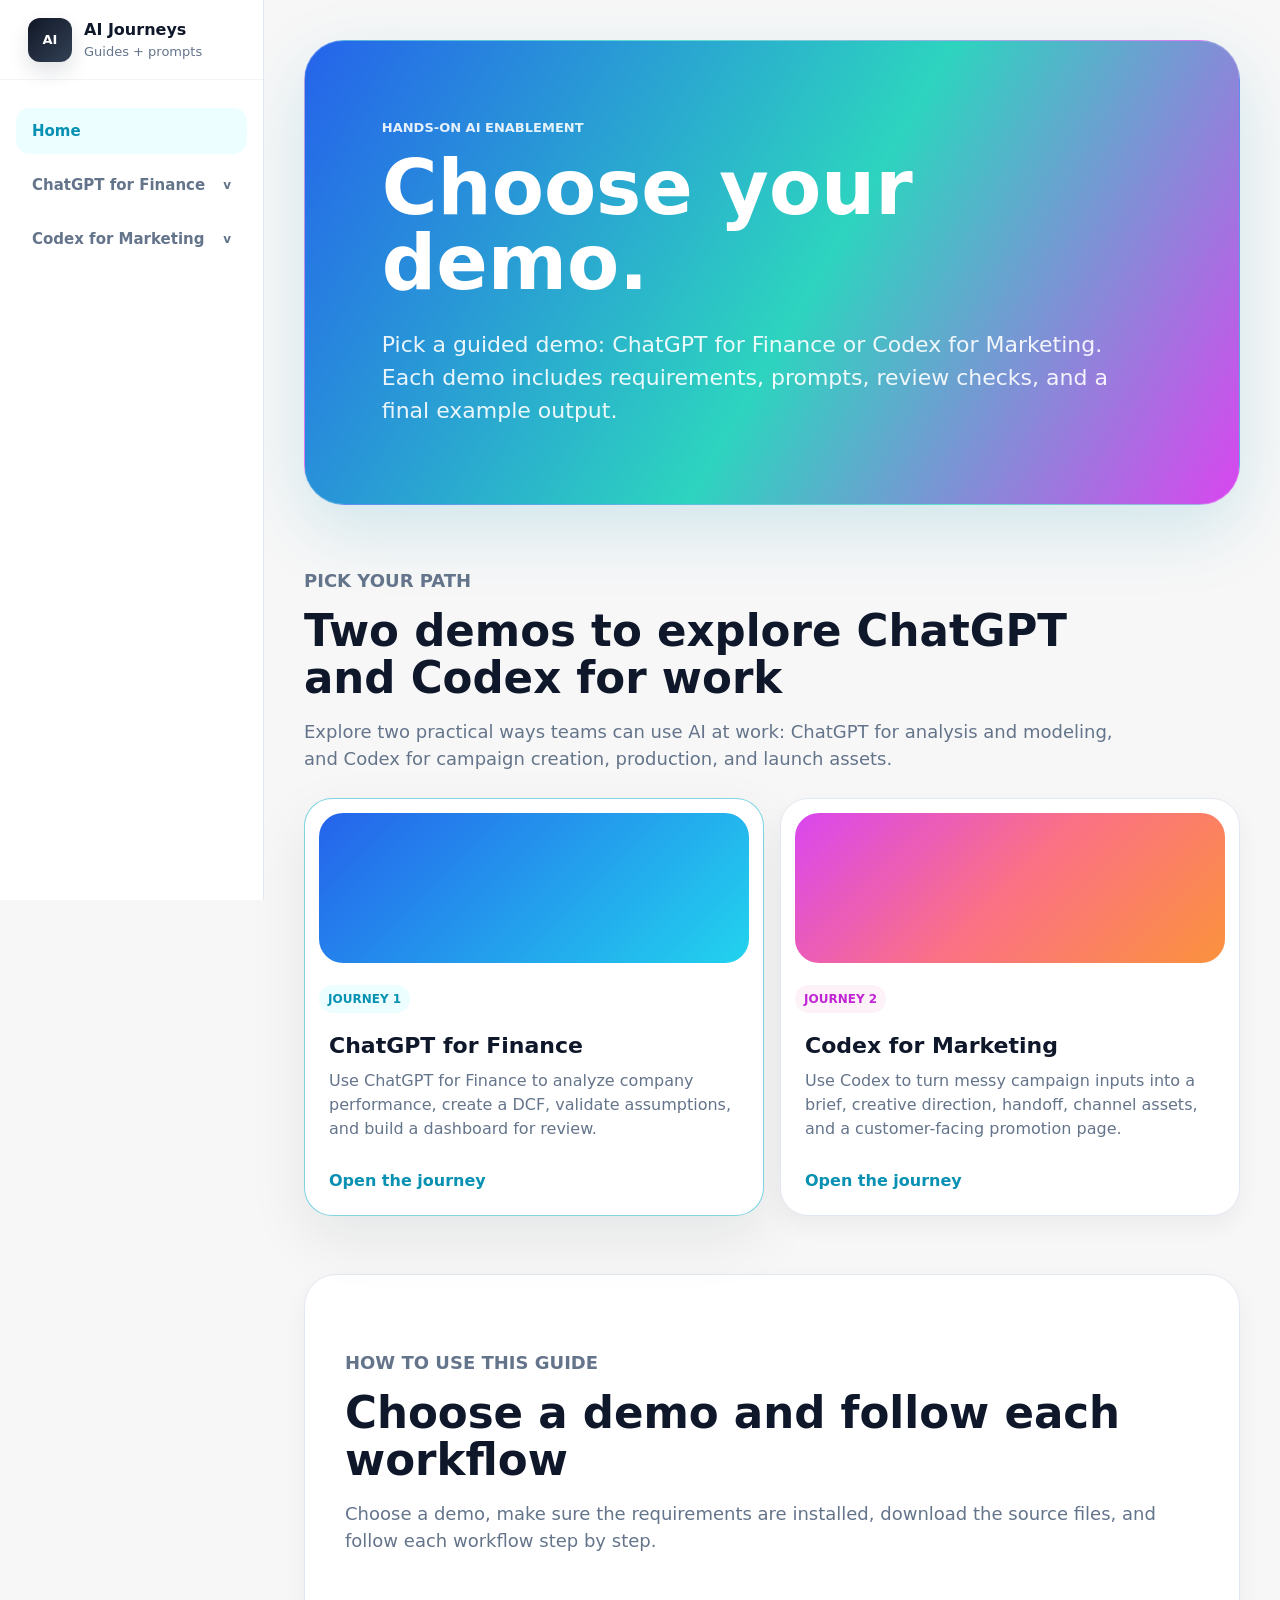
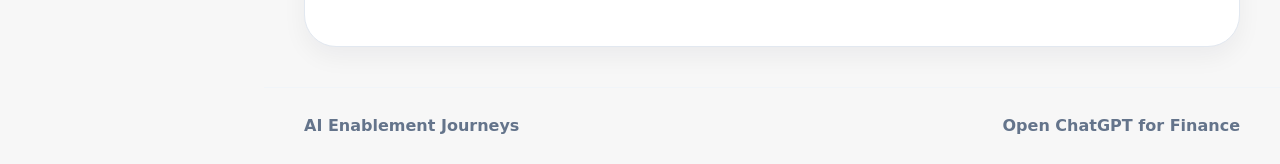
<file: index.html>
<!doctype html>
<html lang="en">
  <head>
    <meta charset="utf-8">
    <meta name="viewport" content="width=device-width, initial-scale=1">
    <title>AI Enablement Journeys</title>
    <meta
      name="description"
      content="Short guided AI enablement journeys for Finance and Marketing teams."
    >
    <link rel="stylesheet" href="./styles.css">
  </head>
  <body>
    <header class="site-header">
      <a class="brand" href="./index.html" aria-label="AI Enablement Journeys home">
        <span class="brand-mark" aria-hidden="true">AI</span>
        <span>
          <strong>AI Journeys</strong>
          <small>Guides + prompts</small>
        </span>
      </a>
      <nav class="top-nav" aria-label="Site navigation">
        <a class="nav-link active" href="./index.html">Home</a>
        <details class="nav-group">
          <summary>ChatGPT for Finance</summary>
          <div class="nav-submenu">
            <a href="./finance.html">Overview</a>
            <a href="./story.html">1. Story</a>
            <a href="./model.html">2. Model</a>
            <a href="./validate.html">3. Validate</a>
            <a href="./dashboard.html">4. Dashboard</a>
          </div>
        </details>
        <details class="nav-group">
          <summary>Codex for Marketing</summary>
          <div class="nav-submenu">
            <a href="./marketing.html">Overview</a>
            <a href="./marketing-brief.html">1. Brief</a>
            <a href="./marketing-creative.html">2. Creative</a>
            <a href="./marketing-handoff.html">3. Handoff</a>
            <a href="./marketing-assets.html">4. Assets</a>
            <a href="./marketing-landing.html">5. Landing page</a>
          </div>
        </details>
      </nav>
    </header>

    <main>
      <section class="intro-hero">
        <div class="intro-copy">
          <p class="eyebrow">Hands-on AI enablement</p>
          <h1>Choose your demo.</h1>
          <p class="hero-text">
            Pick a guided demo: ChatGPT for Finance or Codex for Marketing. Each demo includes
            requirements, prompts, review checks, and a final example output.
          </p>
        </div>
      </section>

      <section class="section journey-picker">
        <div class="section-heading">
          <p class="eyebrow">Pick your path</p>
          <h2>Two demos to explore ChatGPT and Codex for work</h2>
          <p>
            Explore two practical ways teams can use AI at work: ChatGPT for analysis and modeling,
            and Codex for campaign creation, production, and launch assets.
          </p>
        </div>

        <div class="journey-grid choice-grid">
          <a class="journey-card journey-choice highlighted" href="./finance.html">
            <span class="panel-label">Journey 1</span>
            <h3>ChatGPT for Finance</h3>
            <p>
              Use ChatGPT for Finance to analyze company performance, create a DCF, validate
              assumptions, and build a dashboard for review.
            </p>
            <strong class="card-link">Open the journey</strong>
          </a>
          <a class="journey-card journey-choice" href="./marketing.html">
            <span class="panel-label warm">Journey 2</span>
            <h3>Codex for Marketing</h3>
            <p>
              Use Codex to turn messy campaign inputs into a brief, creative direction, handoff,
              channel assets, and a customer-facing promotion page.
            </p>
            <strong class="card-link">Open the journey</strong>
          </a>
        </div>
      </section>

      <section class="section section-tint">
        <div class="section-heading">
          <p class="eyebrow">How to use this guide</p>
          <h2>Choose a demo and follow each workflow</h2>
          <p>
            Choose a demo, make sure the requirements are installed, download the source files,
            and follow each workflow step by step.
          </p>
        </div>
      </section>
    </main>

    <footer class="site-footer">
      <span>AI Enablement Journeys</span>
      <a href="./finance.html">Open ChatGPT for Finance</a>
    </footer>

    <script src="./script.js"></script>
  </body>
</html>
</file>
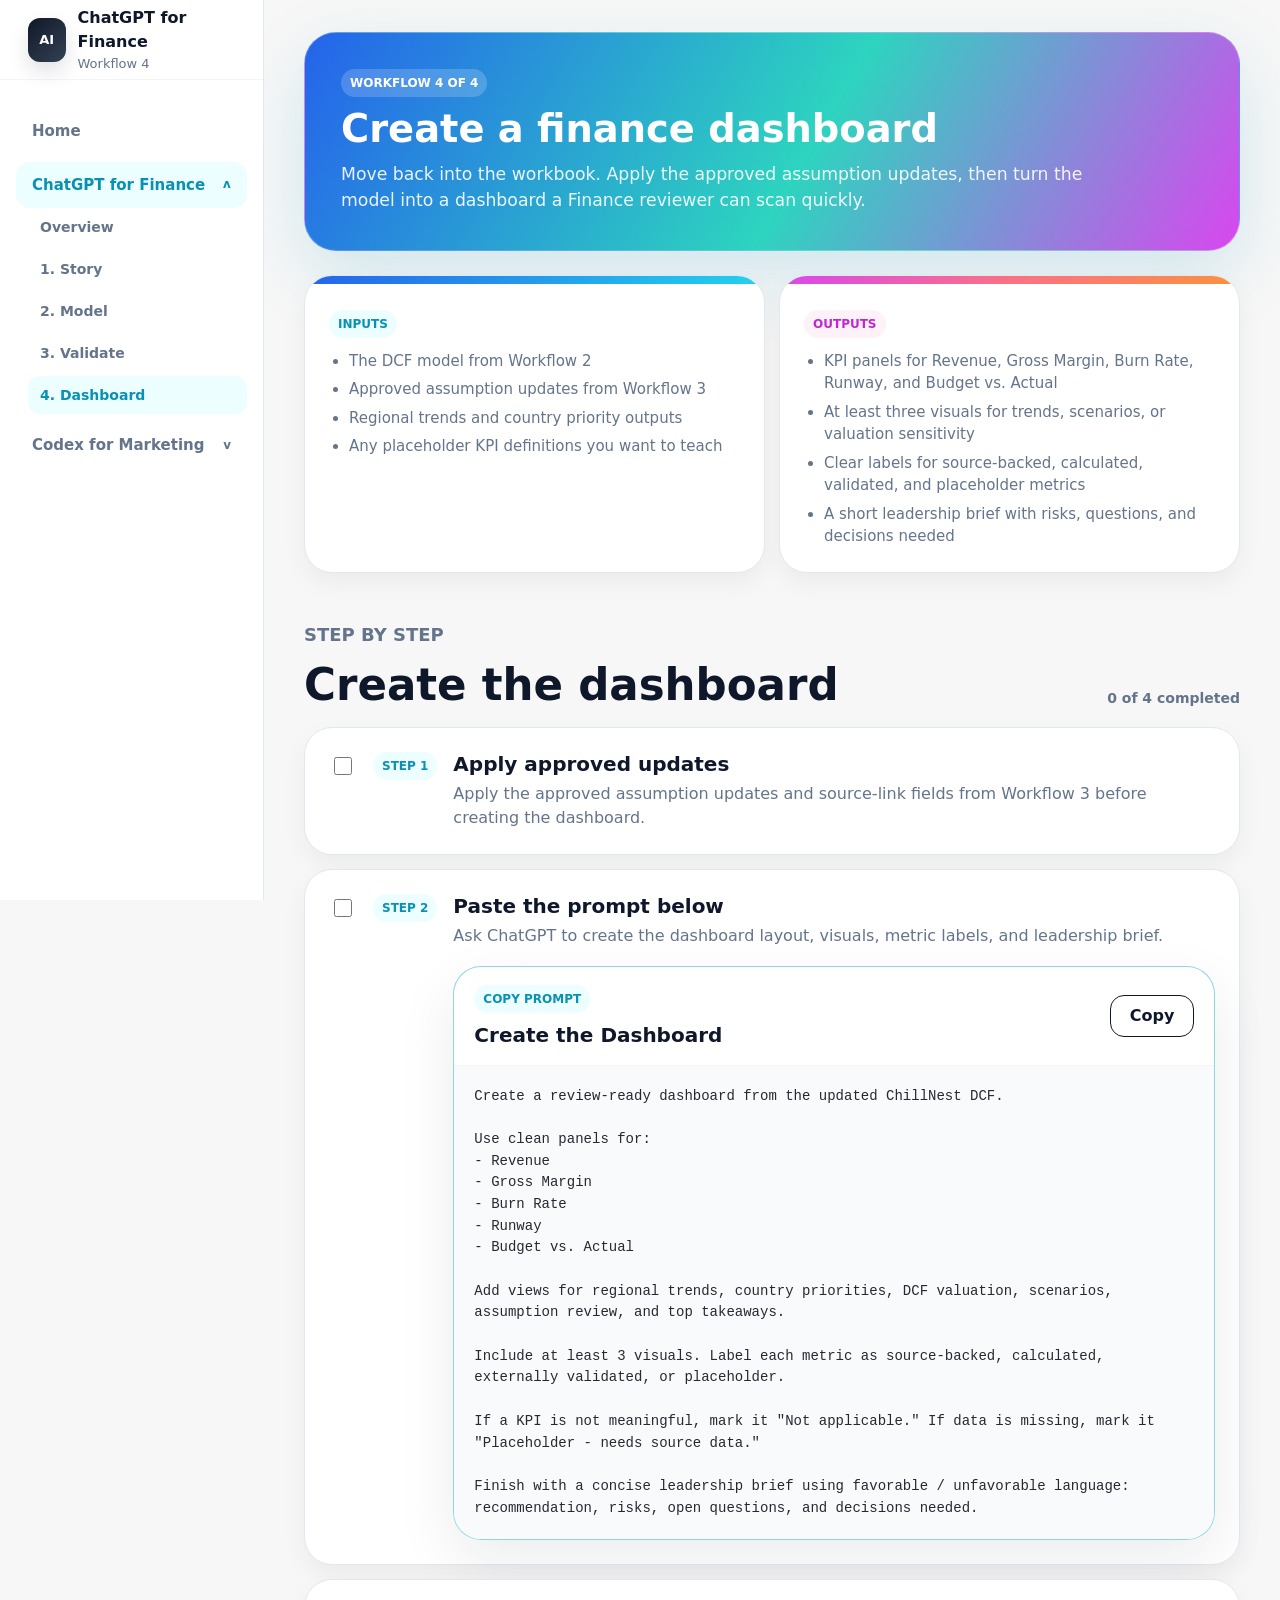
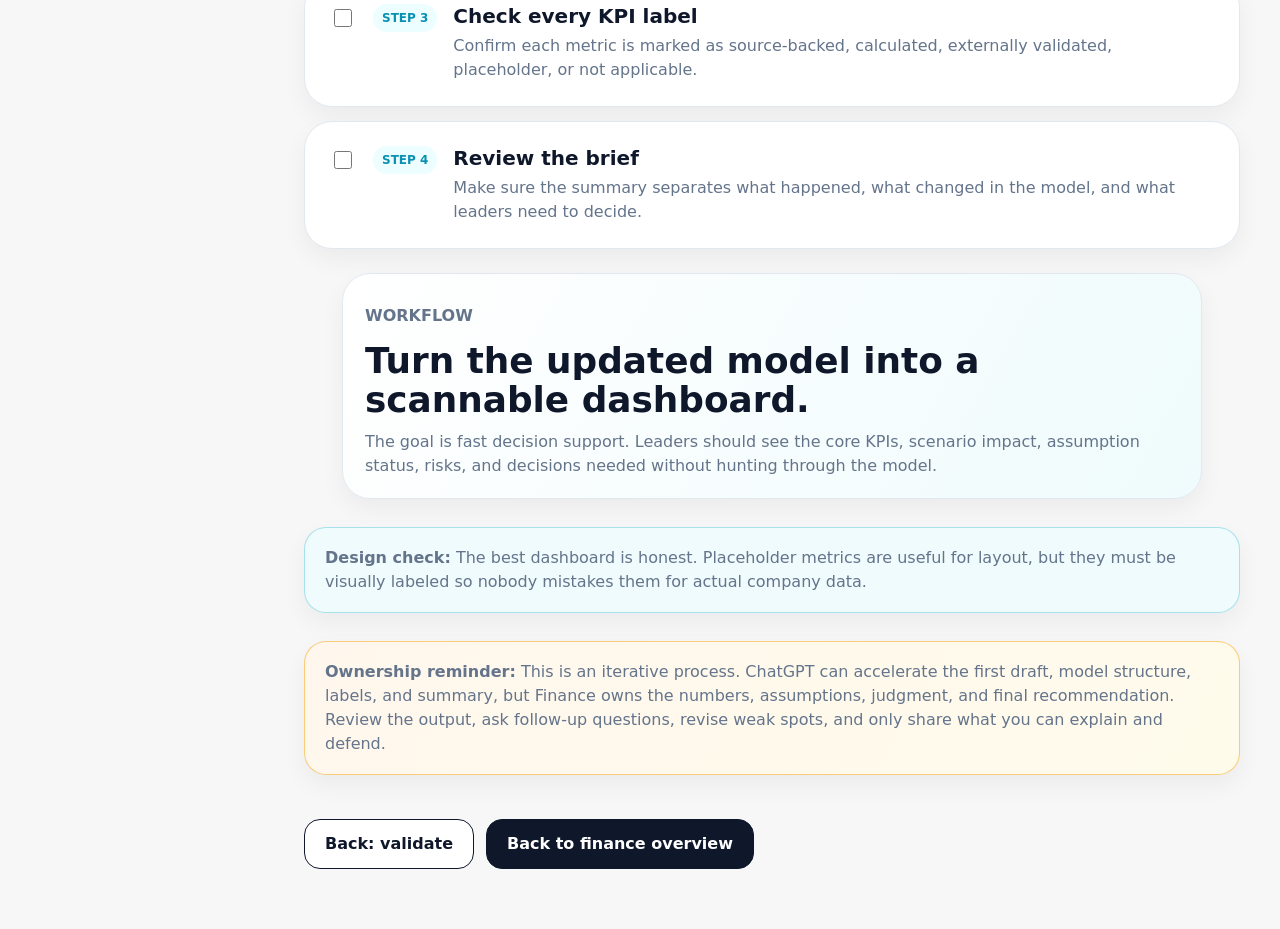
<file: dashboard.html>
<!doctype html>
<html lang="en">
  <head>
    <meta charset="utf-8">
    <meta name="viewport" content="width=device-width, initial-scale=1">
    <title>Create Dashboard | ChatGPT for Finance</title>
    <meta name="description" content="Create a finance dashboard from the updated DCF workbook.">
    <link rel="stylesheet" href="./styles.css">
  </head>
  <body>
    <header class="site-header">
      <a class="brand" href="./index.html" aria-label="AI Enablement Journeys home">
        <span class="brand-mark" aria-hidden="true">AI</span>
        <span>
          <strong>ChatGPT for Finance</strong>
          <small>Workflow 4</small>
        </span>
      </a>
      <nav class="top-nav" aria-label="Site navigation">
        <a class="nav-link" href="./index.html">Home</a>
        <details class="nav-group active" open>
          <summary>ChatGPT for Finance</summary>
          <div class="nav-submenu">
            <a href="./finance.html">Overview</a>
            <a href="./story.html">1. Story</a>
            <a href="./model.html">2. Model</a>
            <a href="./validate.html">3. Validate</a>
            <a class="active" href="./dashboard.html">4. Dashboard</a>
          </div>
        </details>
        <details class="nav-group">
          <summary>Codex for Marketing</summary>
          <div class="nav-submenu">
            <a href="./marketing.html">Overview</a>
            <a href="./marketing-brief.html">1. Brief</a>
            <a href="./marketing-creative.html">2. Creative</a>
            <a href="./marketing-handoff.html">3. Handoff</a>
            <a href="./marketing-assets.html">4. Assets</a>
            <a href="./marketing-landing.html">5. Landing page</a>
          </div>
        </details>
      </nav>
    </header>

    <main class="lesson-shell">
      <aside class="lesson-sidebar">
        <p class="eyebrow">ChatGPT for Finance</p>
        <ol class="side-steps">
          <li>1. Find the story</li>
          <li>2. Create the model</li>
          <li>3. Validate assumptions</li>
          <li class="current">4. Create dashboard</li>
        </ol>
      </aside>

      <section class="lesson-main">
        <div class="lesson-hero">
          <div class="lesson-kicker">Workflow 4 of 4</div>
          <h1>Create a finance dashboard</h1>
          <p class="lesson-lead">
            Move back into the workbook. Apply the approved assumption updates, then turn the model
            into a dashboard a Finance reviewer can scan quickly.
          </p>
        </div>

        <div class="io-grid" aria-label="Workflow inputs and outputs">
          <article class="io-card">
            <span>Inputs</span>
            <ul>
              <li>The DCF model from Workflow 2</li>
              <li>Approved assumption updates from Workflow 3</li>
              <li>Regional trends and country priority outputs</li>
              <li>Any placeholder KPI definitions you want to teach</li>
            </ul>
          </article>
          <article class="io-card">
            <span>Outputs</span>
            <ul>
              <li>KPI panels for Revenue, Gross Margin, Burn Rate, Runway, and Budget vs. Actual</li>
              <li>At least three visuals for trends, scenarios, or valuation sensitivity</li>
              <li>Clear labels for source-backed, calculated, validated, and placeholder metrics</li>
              <li>A short leadership brief with risks, questions, and decisions needed</li>
            </ul>
          </article>
        </div>

        <div class="step-section">
          <div class="workflow-header compact-heading">
            <div class="section-heading">
              <p class="eyebrow">Step by step</p>
              <h2>Create the dashboard</h2>
            </div>
            <span data-progress-count>0 of 4 completed</span>
          </div>
          <ol class="workflow-steps">
            <li>
              <label class="workflow-step-check">
                <input type="checkbox" data-progress-item="dashboard-step-1" aria-label="Mark step 1 complete">
              </label>
              <span>Step 1</span>
              <div>
                <h3>Apply approved updates</h3>
                <p>Apply the approved assumption updates and source-link fields from Workflow 3 before creating the dashboard.</p>
              </div>
            </li>
            <li>
              <label class="workflow-step-check">
                <input type="checkbox" data-progress-item="dashboard-step-2" aria-label="Mark step 2 complete">
              </label>
              <span>Step 2</span>
              <div>
                <h3>Paste the prompt below</h3>
                <p>Ask ChatGPT to create the dashboard layout, visuals, metric labels, and leadership brief.</p>
                <article class="prompt-block featured-prompt">
                  <div class="prompt-header">
                    <div>
                      <span class="step-chip">Copy prompt</span>
                      <h3>Create the Dashboard</h3>
                    </div>
                    <button class="copy-button" data-copy-target="prompt-dashboard">Copy</button>
                  </div>
                  <pre id="prompt-dashboard"><code>Create a review-ready dashboard from the updated ChillNest DCF.

Use clean panels for:
- Revenue
- Gross Margin
- Burn Rate
- Runway
- Budget vs. Actual

Add views for regional trends, country priorities, DCF valuation, scenarios, assumption review, and top takeaways.

Include at least 3 visuals. Label each metric as source-backed, calculated, externally validated, or placeholder.

If a KPI is not meaningful, mark it "Not applicable." If data is missing, mark it "Placeholder - needs source data."

Finish with a concise leadership brief using favorable / unfavorable language: recommendation, risks, open questions, and decisions needed.</code></pre>
                </article>
              </div>
            </li>
            <li>
              <label class="workflow-step-check">
                <input type="checkbox" data-progress-item="dashboard-step-3" aria-label="Mark step 3 complete">
              </label>
              <span>Step 3</span>
              <div>
                <h3>Check every KPI label</h3>
                <p>Confirm each metric is marked as source-backed, calculated, externally validated, placeholder, or not applicable.</p>
              </div>
            </li>
            <li>
              <label class="workflow-step-check">
                <input type="checkbox" data-progress-item="dashboard-step-4" aria-label="Mark step 4 complete">
              </label>
              <span>Step 4</span>
              <div>
                <h3>Review the brief</h3>
                <p>Make sure the summary separates what happened, what changed in the model, and what leaders need to decide.</p>
              </div>
            </li>
          </ol>
        </div>

        <div class="workflow-summary">
          <p class="eyebrow">Workflow</p>
          <h2>Turn the updated model into a scannable dashboard.</h2>
          <p>
            The goal is fast decision support. Leaders should see the core KPIs, scenario impact,
            assumption status, risks, and decisions needed without hunting through the model.
          </p>
        </div>

        <div class="callout">
          <strong>Design check:</strong>
          The best dashboard is honest. Placeholder metrics are useful for layout, but they must
          be visually labeled so nobody mistakes them for actual company data.
        </div>

        <div class="callout ownership-reminder">
          <strong>Ownership reminder:</strong>
          This is an iterative process. ChatGPT can accelerate the first draft, model structure,
          labels, and summary, but Finance owns the numbers, assumptions, judgment, and final
          recommendation. Review the output, ask follow-up questions, revise weak spots, and only
          share what you can explain and defend.
        </div>

        <div class="lesson-actions">
          <a class="button secondary" href="./validate.html">Back: validate</a>
          <a class="button primary" href="./finance.html">Back to finance overview</a>
        </div>
      </section>
    </main>

    <script src="./script.js"></script>
  </body>
</html>
</file>
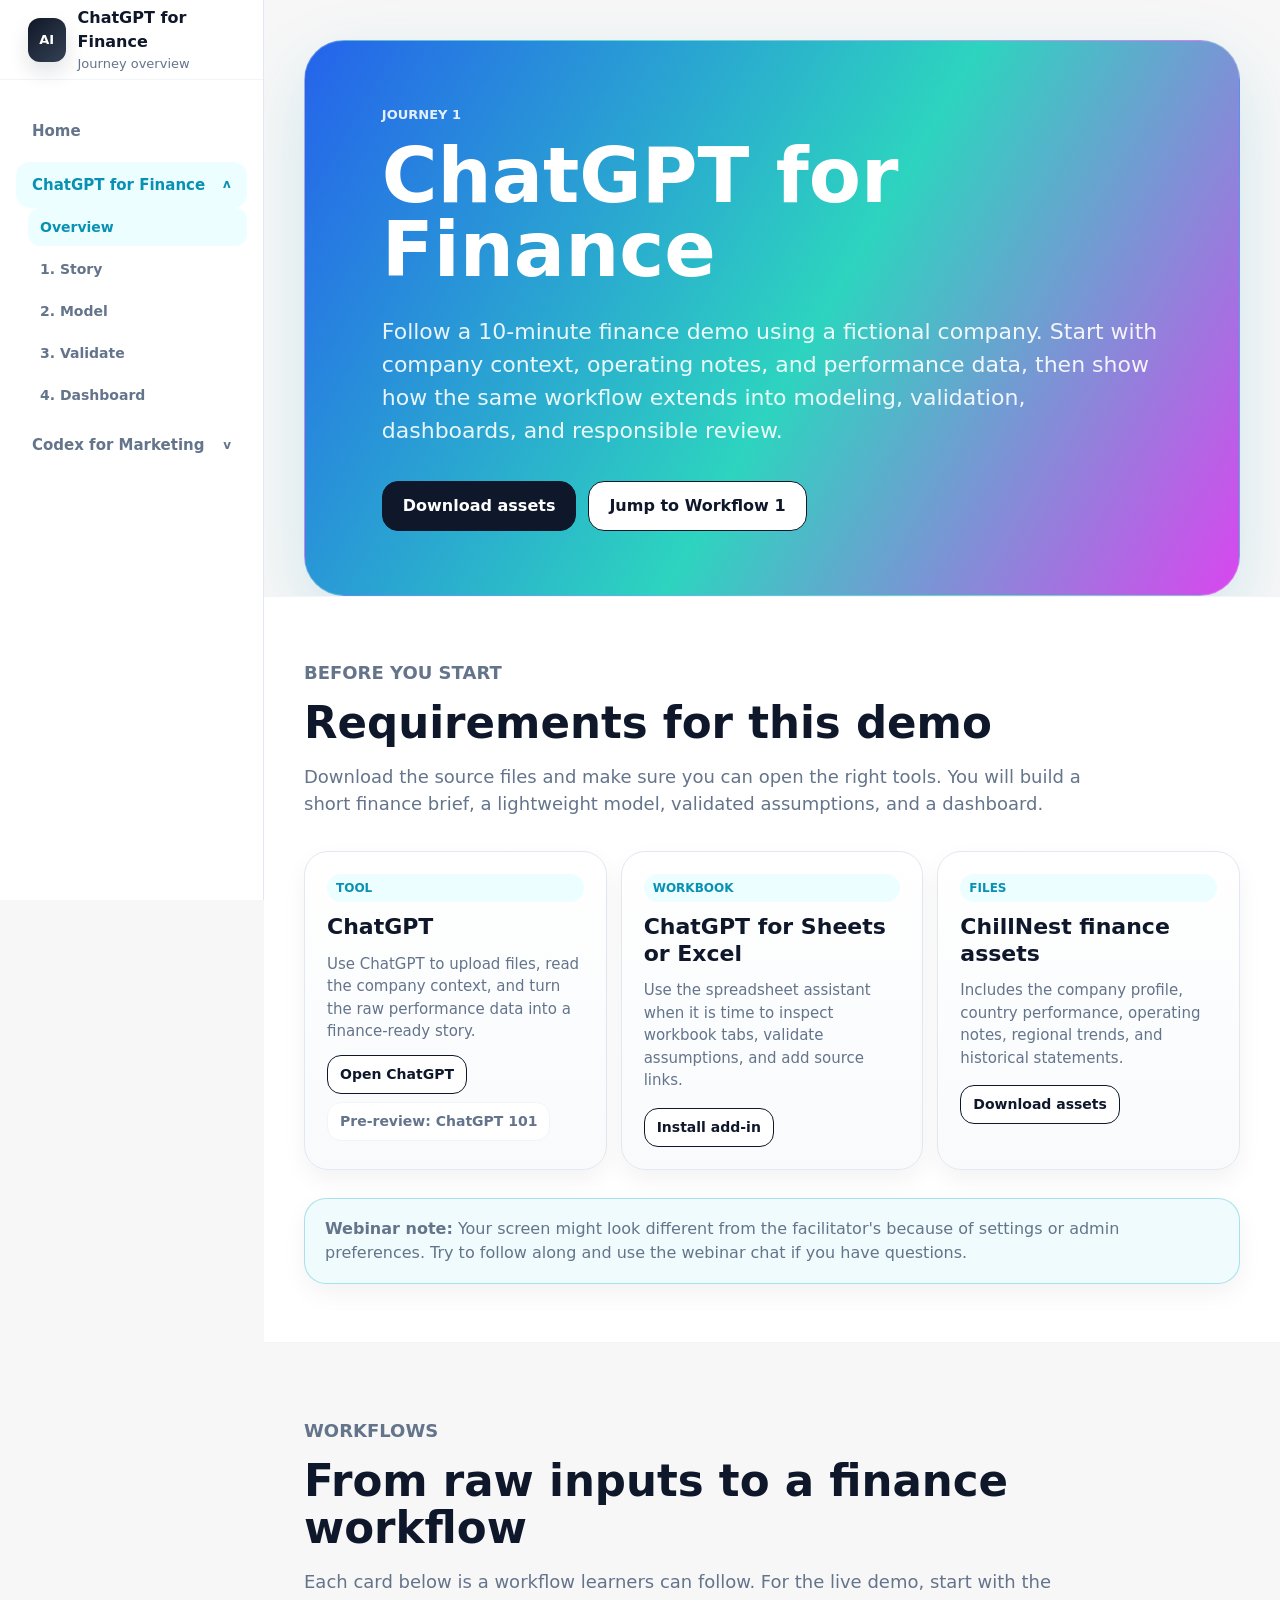
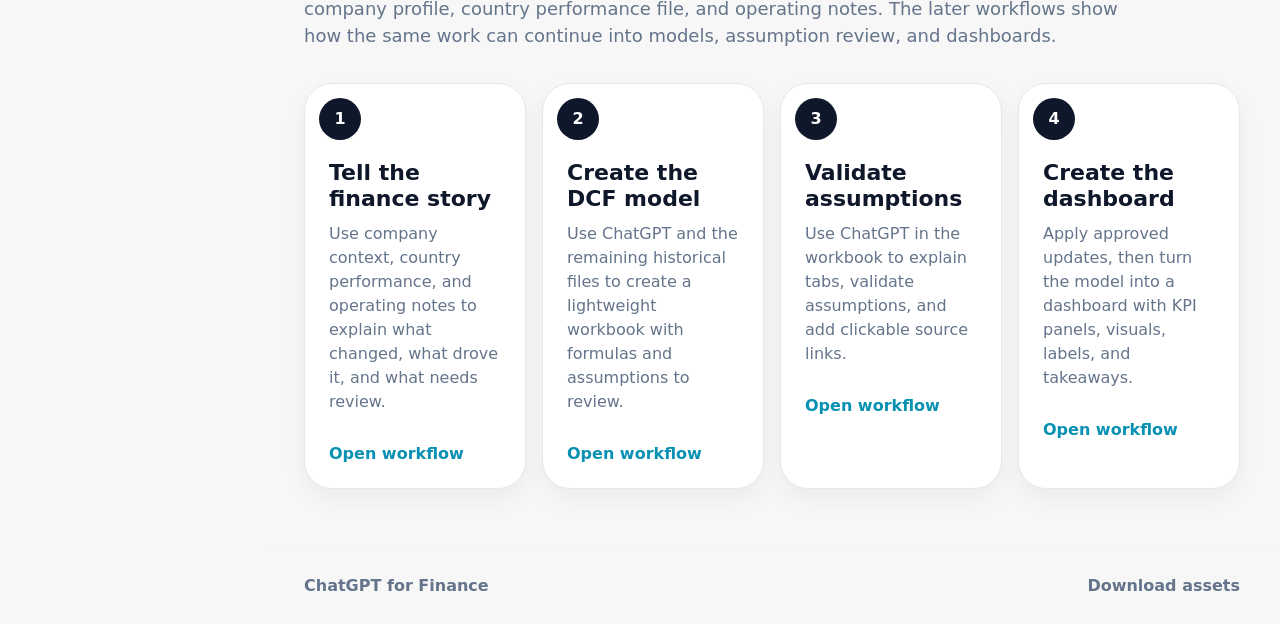
<file: finance.html>
<!doctype html>
<html lang="en">
  <head>
    <meta charset="utf-8">
    <meta name="viewport" content="width=device-width, initial-scale=1">
    <title>ChatGPT for Finance | AI Enablement Journeys</title>
    <meta name="description" content="Follow the ChatGPT for Finance demo from raw data to story, model, validation, and dashboard.">
    <link rel="stylesheet" href="./styles.css">
  </head>
  <body>
    <header class="site-header">
      <a class="brand" href="./index.html" aria-label="AI Enablement Journeys home">
        <span class="brand-mark" aria-hidden="true">AI</span>
        <span>
          <strong>ChatGPT for Finance</strong>
          <small>Journey overview</small>
        </span>
      </a>
      <nav class="top-nav" aria-label="Site navigation">
        <a class="nav-link" href="./index.html">Home</a>
        <details class="nav-group active" open>
          <summary>ChatGPT for Finance</summary>
          <div class="nav-submenu">
            <a class="active" href="./finance.html">Overview</a>
            <a href="./story.html">1. Story</a>
            <a href="./model.html">2. Model</a>
            <a href="./validate.html">3. Validate</a>
            <a href="./dashboard.html">4. Dashboard</a>
          </div>
        </details>
        <details class="nav-group">
          <summary>Codex for Marketing</summary>
          <div class="nav-submenu">
            <a href="./marketing.html">Overview</a>
            <a href="./marketing-brief.html">1. Brief</a>
            <a href="./marketing-creative.html">2. Creative</a>
            <a href="./marketing-handoff.html">3. Handoff</a>
            <a href="./marketing-assets.html">4. Assets</a>
            <a href="./marketing-landing.html">5. Landing page</a>
          </div>
        </details>
      </nav>
    </header>

    <main>
      <section class="intro-hero compact-hero">
        <div class="intro-copy">
          <p class="eyebrow">Journey 1</p>
          <h1>ChatGPT for Finance</h1>
          <p class="hero-text">
            Follow a 10-minute finance demo using a fictional company. Start with company context,
            operating notes, and performance data, then show how the same workflow extends into
            modeling, validation, dashboards, and responsible review.
          </p>
          <div class="hero-actions">
            <a class="button primary" href="./demo-files/chillnest_finance_source_pack.zip" download>Download assets</a>
            <a class="button secondary" href="./story.html">Jump to Workflow 1</a>
          </div>
        </div>
      </section>

      <section class="section overview-requirements">
        <div class="section-heading">
          <p class="eyebrow">Before you start</p>
          <h2>Requirements for this demo</h2>
          <p>
            Download the source files and make sure you can open the right tools. You will build
            a short finance brief, a lightweight model, validated assumptions, and a dashboard.
          </p>
        </div>

        <div class="overview-requirement-grid">
          <article class="requirement-mini-card">
            <span class="step-chip">Tool</span>
            <h3>ChatGPT</h3>
            <p>Use ChatGPT to upload files, read the company context, and turn the raw performance data into a finance-ready story.</p>
            <div class="requirement-actions">
              <a class="requirement-link" href="https://chatgpt.com/" target="_blank" rel="noreferrer">Open ChatGPT</a>
              <a class="requirement-link requirement-link-secondary" href="https://academy.openai.com/home/clubs/work-users-ynjqu/videos/chatgpt-101-a-guide-to-your-ai-superassistant-recording" target="_blank" rel="noreferrer">Pre-review: ChatGPT 101</a>
            </div>
          </article>

          <article class="requirement-mini-card">
            <span class="step-chip">Workbook</span>
            <h3>ChatGPT for Sheets or Excel</h3>
            <p>Use the spreadsheet assistant when it is time to inspect workbook tabs, validate assumptions, and add source links.</p>
            <a class="requirement-link" href="https://chatgpt.com/apps/spreadsheets/" target="_blank" rel="noreferrer">Install add-in</a>
          </article>

          <article class="requirement-mini-card">
            <span class="step-chip">Files</span>
            <h3>ChillNest finance assets</h3>
            <p>Includes the company profile, country performance, operating notes, regional trends, and historical statements.</p>
            <a class="requirement-link" href="./demo-files/chillnest_finance_source_pack.zip" download>Download assets</a>
          </article>
        </div>

        <div class="callout overview-note">
          <strong>Webinar note:</strong>
          Your screen might look different from the facilitator's because of settings or admin preferences.
          Try to follow along and use the webinar chat if you have questions.
        </div>
      </section>

      <section class="section">
        <div class="section-heading">
          <p class="eyebrow">Workflows</p>
          <h2>From raw inputs to a finance workflow</h2>
          <p>
            Each card below is a workflow learners can follow. For the live demo, start with the
            company profile, country performance file, and operating notes. The later workflows
            show how the same work can continue into models, assumption review, and dashboards.
          </p>
        </div>

        <div class="journey-grid workflow-grid">
          <a class="journey-card workflow-card" href="./story.html">
            <span class="step-number">1</span>
            <h3>Tell the finance story</h3>
            <p>Use company context, country performance, and operating notes to explain what changed, what drove it, and what needs review.</p>
            <strong class="card-link">Open workflow</strong>
          </a>
          <a class="journey-card workflow-card" href="./model.html">
            <span class="step-number">2</span>
            <h3>Create the DCF model</h3>
            <p>Use ChatGPT and the remaining historical files to create a lightweight workbook with formulas and assumptions to review.</p>
            <strong class="card-link">Open workflow</strong>
          </a>
          <a class="journey-card workflow-card" href="./validate.html">
            <span class="step-number">3</span>
            <h3>Validate assumptions</h3>
            <p>Use ChatGPT in the workbook to explain tabs, validate assumptions, and add clickable source links.</p>
            <strong class="card-link">Open workflow</strong>
          </a>
          <a class="journey-card workflow-card" href="./dashboard.html">
            <span class="step-number">4</span>
            <h3>Create the dashboard</h3>
            <p>Apply approved updates, then turn the model into a dashboard with KPI panels, visuals, labels, and takeaways.</p>
            <strong class="card-link">Open workflow</strong>
          </a>
        </div>
      </section>
    </main>

    <footer class="site-footer">
      <span>ChatGPT for Finance</span>
      <a href="./demo-files/chillnest_finance_source_pack.zip" download>Download assets</a>
    </footer>

    <script src="./script.js"></script>
  </body>
</html>
</file>
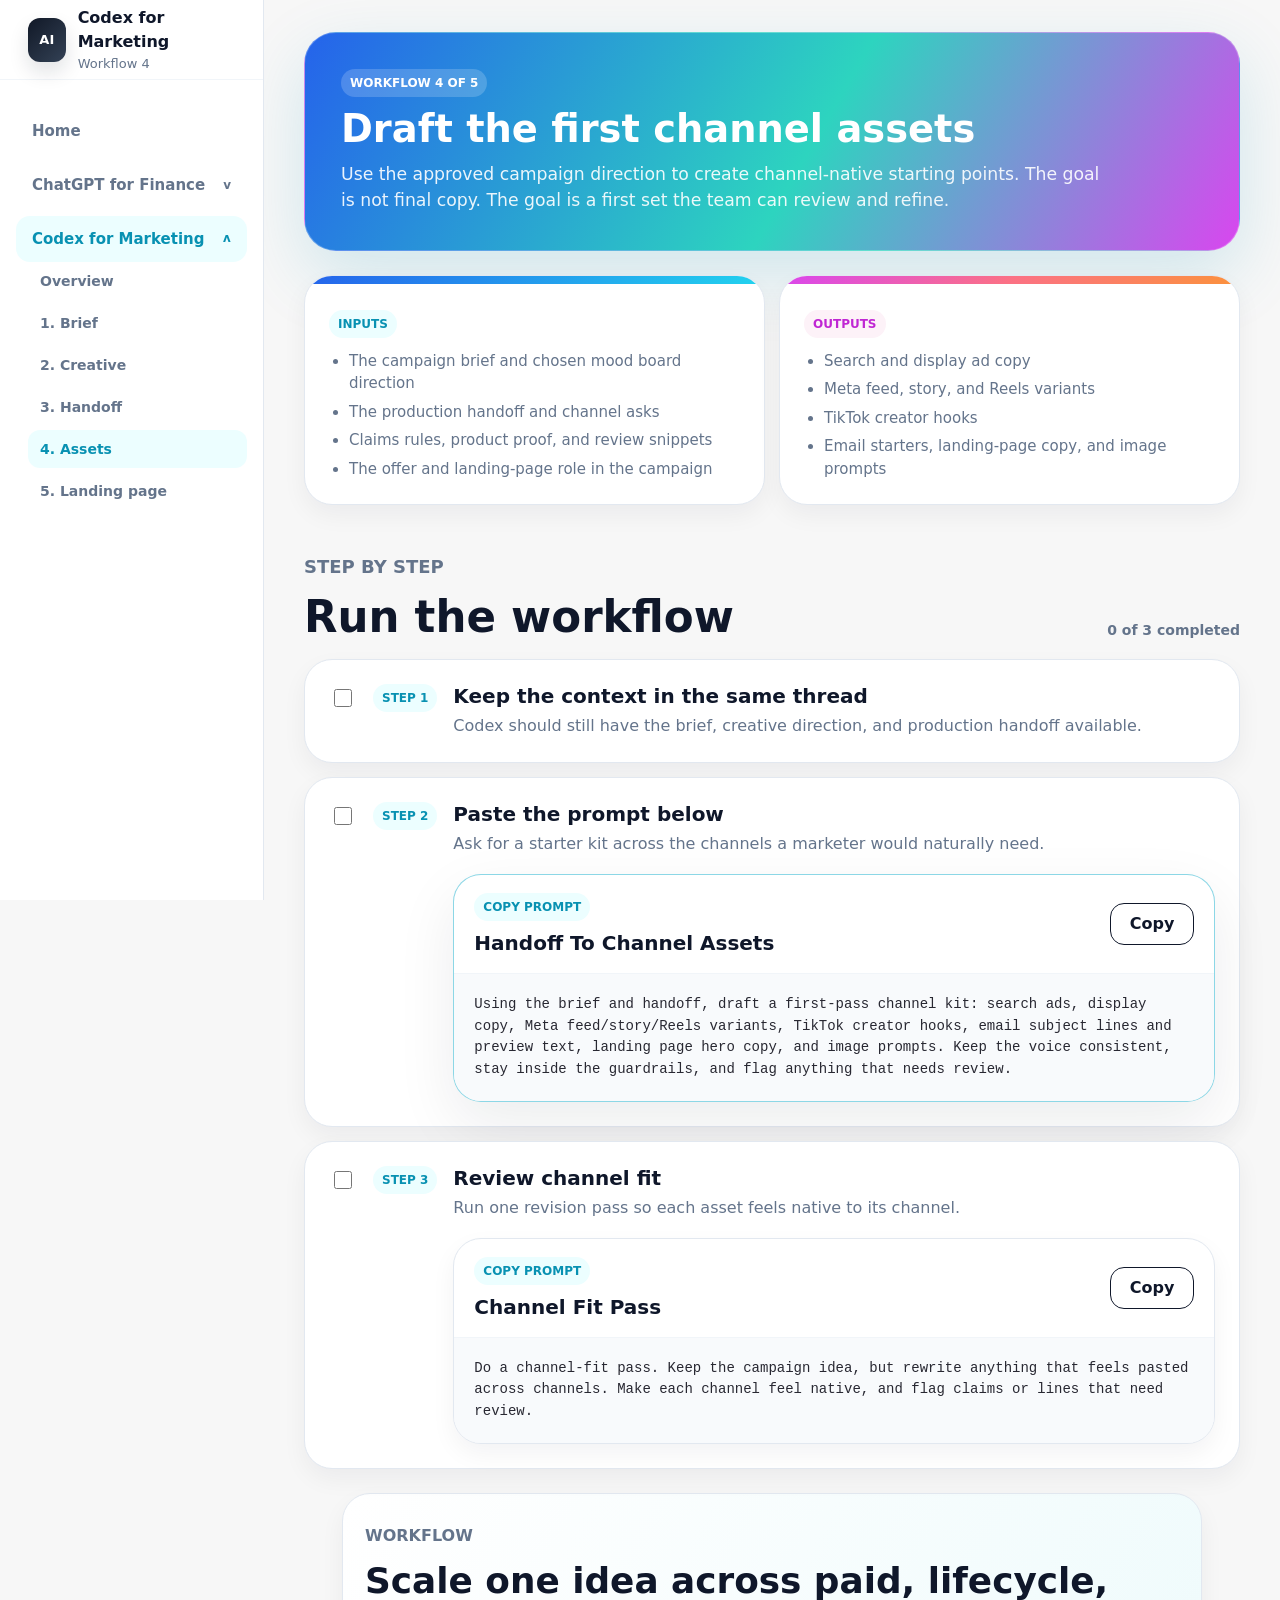
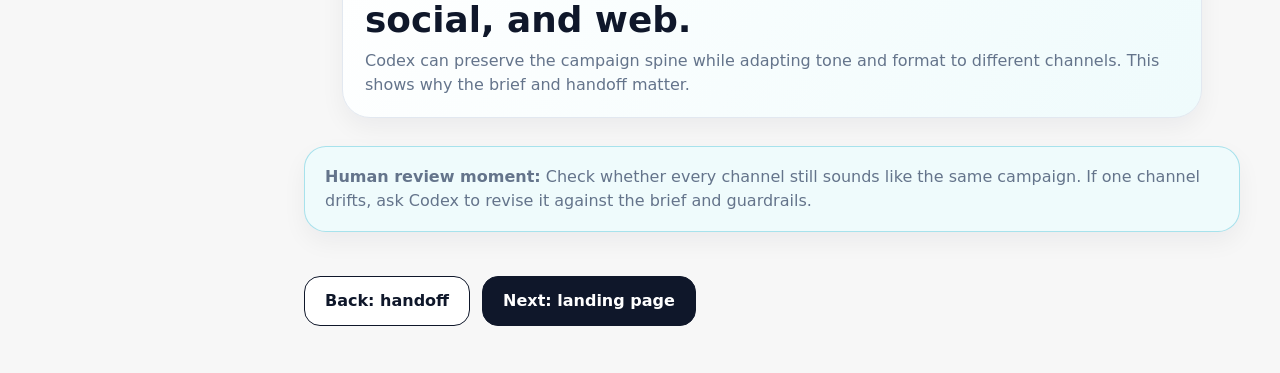
<file: marketing-assets.html>
<!doctype html>
<html lang="en">
  <head>
    <meta charset="utf-8">
    <meta name="viewport" content="width=device-width, initial-scale=1">
    <title>Handoff To Channel Assets | Codex for Marketing</title>
    <meta name="description" content="Use Codex to draft starter channel assets from a marketing brief and production handoff.">
    <link rel="stylesheet" href="./styles.css">
  </head>
  <body>
    <header class="site-header">
      <a class="brand" href="./index.html" aria-label="AI Enablement Journeys home">
        <span class="brand-mark" aria-hidden="true">AI</span>
        <span>
          <strong>Codex for Marketing</strong>
          <small>Workflow 4</small>
        </span>
      </a>
      <nav class="top-nav" aria-label="Site navigation">
        <a class="nav-link" href="./index.html">Home</a>
        <details class="nav-group">
          <summary>ChatGPT for Finance</summary>
          <div class="nav-submenu">
            <a href="./finance.html">Overview</a>
            <a href="./story.html">1. Story</a>
            <a href="./model.html">2. Model</a>
            <a href="./validate.html">3. Validate</a>
            <a href="./dashboard.html">4. Dashboard</a>
          </div>
        </details>
        <details class="nav-group active" open>
          <summary>Codex for Marketing</summary>
          <div class="nav-submenu">
            <a href="./marketing.html">Overview</a>
            <a href="./marketing-brief.html">1. Brief</a>
            <a href="./marketing-creative.html">2. Creative</a>
            <a href="./marketing-handoff.html">3. Handoff</a>
            <a class="active" href="./marketing-assets.html">4. Assets</a>
            <a href="./marketing-landing.html">5. Landing page</a>
          </div>
        </details>
      </nav>
    </header>

    <main class="lesson-shell">
      <aside class="lesson-sidebar">
        <p class="eyebrow">Codex for Marketing</p>
        <ol class="side-steps">
          <li>1. Brief from the mess</li>
          <li>2. Mood board</li>
          <li>3. Production handoff</li>
          <li class="current">4. Channel assets</li>
          <li>5. Landing page</li>
        </ol>
      </aside>

      <section class="lesson-main">
        <div class="lesson-hero">
          <div class="lesson-kicker">Workflow 4 of 5</div>
          <h1>Draft the first channel assets</h1>
          <p class="lesson-lead">
            Use the approved campaign direction to create channel-native starting points. The goal
            is not final copy. The goal is a first set the team can review and refine.
          </p>
        </div>

        <div class="io-grid" aria-label="Workflow inputs and outputs">
          <article class="io-card">
            <span>Inputs</span>
            <ul>
              <li>The campaign brief and chosen mood board direction</li>
              <li>The production handoff and channel asks</li>
              <li>Claims rules, product proof, and review snippets</li>
              <li>The offer and landing-page role in the campaign</li>
            </ul>
          </article>
          <article class="io-card">
            <span>Outputs</span>
            <ul>
              <li>Search and display ad copy</li>
              <li>Meta feed, story, and Reels variants</li>
              <li>TikTok creator hooks</li>
              <li>Email starters, landing-page copy, and image prompts</li>
            </ul>
          </article>
        </div>

        <div class="step-section">
          <div class="workflow-header compact-heading">
            <div class="section-heading">
              <p class="eyebrow">Step by step</p>
              <h2>Run the workflow</h2>
            </div>
            <span data-progress-count>0 of 3 completed</span>
          </div>
          <ol class="workflow-steps">
            <li>
              <label class="workflow-step-check">
                <input type="checkbox" data-progress-item="marketing-assets-step-1" aria-label="Mark step 1 complete">
              </label>
              <span>Step 1</span>
              <div>
                <h3>Keep the context in the same thread</h3>
                <p>Codex should still have the brief, creative direction, and production handoff available.</p>
              </div>
            </li>
            <li>
              <label class="workflow-step-check">
                <input type="checkbox" data-progress-item="marketing-assets-step-2" aria-label="Mark step 2 complete">
              </label>
              <span>Step 2</span>
              <div>
                <h3>Paste the prompt below</h3>
                <p>Ask for a starter kit across the channels a marketer would naturally need.</p>
                <article class="prompt-block featured-prompt">
                  <div class="prompt-header">
                    <div>
                      <span class="step-chip">Copy prompt</span>
                      <h3>Handoff To Channel Assets</h3>
                    </div>
                    <button class="copy-button" data-copy-target="prompt-marketing-assets">Copy</button>
                  </div>
                  <pre id="prompt-marketing-assets"><code>Using the brief and handoff, draft a first-pass channel kit: search ads, display copy, Meta feed/story/Reels variants, TikTok creator hooks, email subject lines and preview text, landing page hero copy, and image prompts. Keep the voice consistent, stay inside the guardrails, and flag anything that needs review.</code></pre>
                </article>
              </div>
            </li>
            <li>
              <label class="workflow-step-check">
                <input type="checkbox" data-progress-item="marketing-assets-step-3" aria-label="Mark step 3 complete">
              </label>
              <span>Step 3</span>
              <div>
                <h3>Review channel fit</h3>
                <p>Run one revision pass so each asset feels native to its channel.</p>
                <article class="prompt-block">
                  <div class="prompt-header">
                    <div>
                      <span class="step-chip">Copy prompt</span>
                      <h3>Channel Fit Pass</h3>
                    </div>
                    <button class="copy-button" data-copy-target="prompt-marketing-assets-fit">Copy</button>
                  </div>
                  <pre id="prompt-marketing-assets-fit"><code>Do a channel-fit pass. Keep the campaign idea, but rewrite anything that feels pasted across channels. Make each channel feel native, and flag claims or lines that need review.</code></pre>
                </article>
              </div>
            </li>
          </ol>
        </div>

        <div class="workflow-summary">
          <p class="eyebrow">Workflow</p>
          <h2>Scale one idea across paid, lifecycle, social, and web.</h2>
          <p>
            Codex can preserve the campaign spine while adapting tone and format to different
            channels. This shows why the brief and handoff matter.
          </p>
        </div>

        <div class="callout">
          <strong>Human review moment:</strong>
          Check whether every channel still sounds like the same campaign. If one channel drifts,
          ask Codex to revise it against the brief and guardrails.
        </div>

        <div class="lesson-actions">
          <a class="button secondary" href="./marketing-handoff.html">Back: handoff</a>
          <a class="button primary" href="./marketing-landing.html">Next: landing page</a>
        </div>
      </section>
    </main>

    <script src="./script.js"></script>
  </body>
</html>
</file>
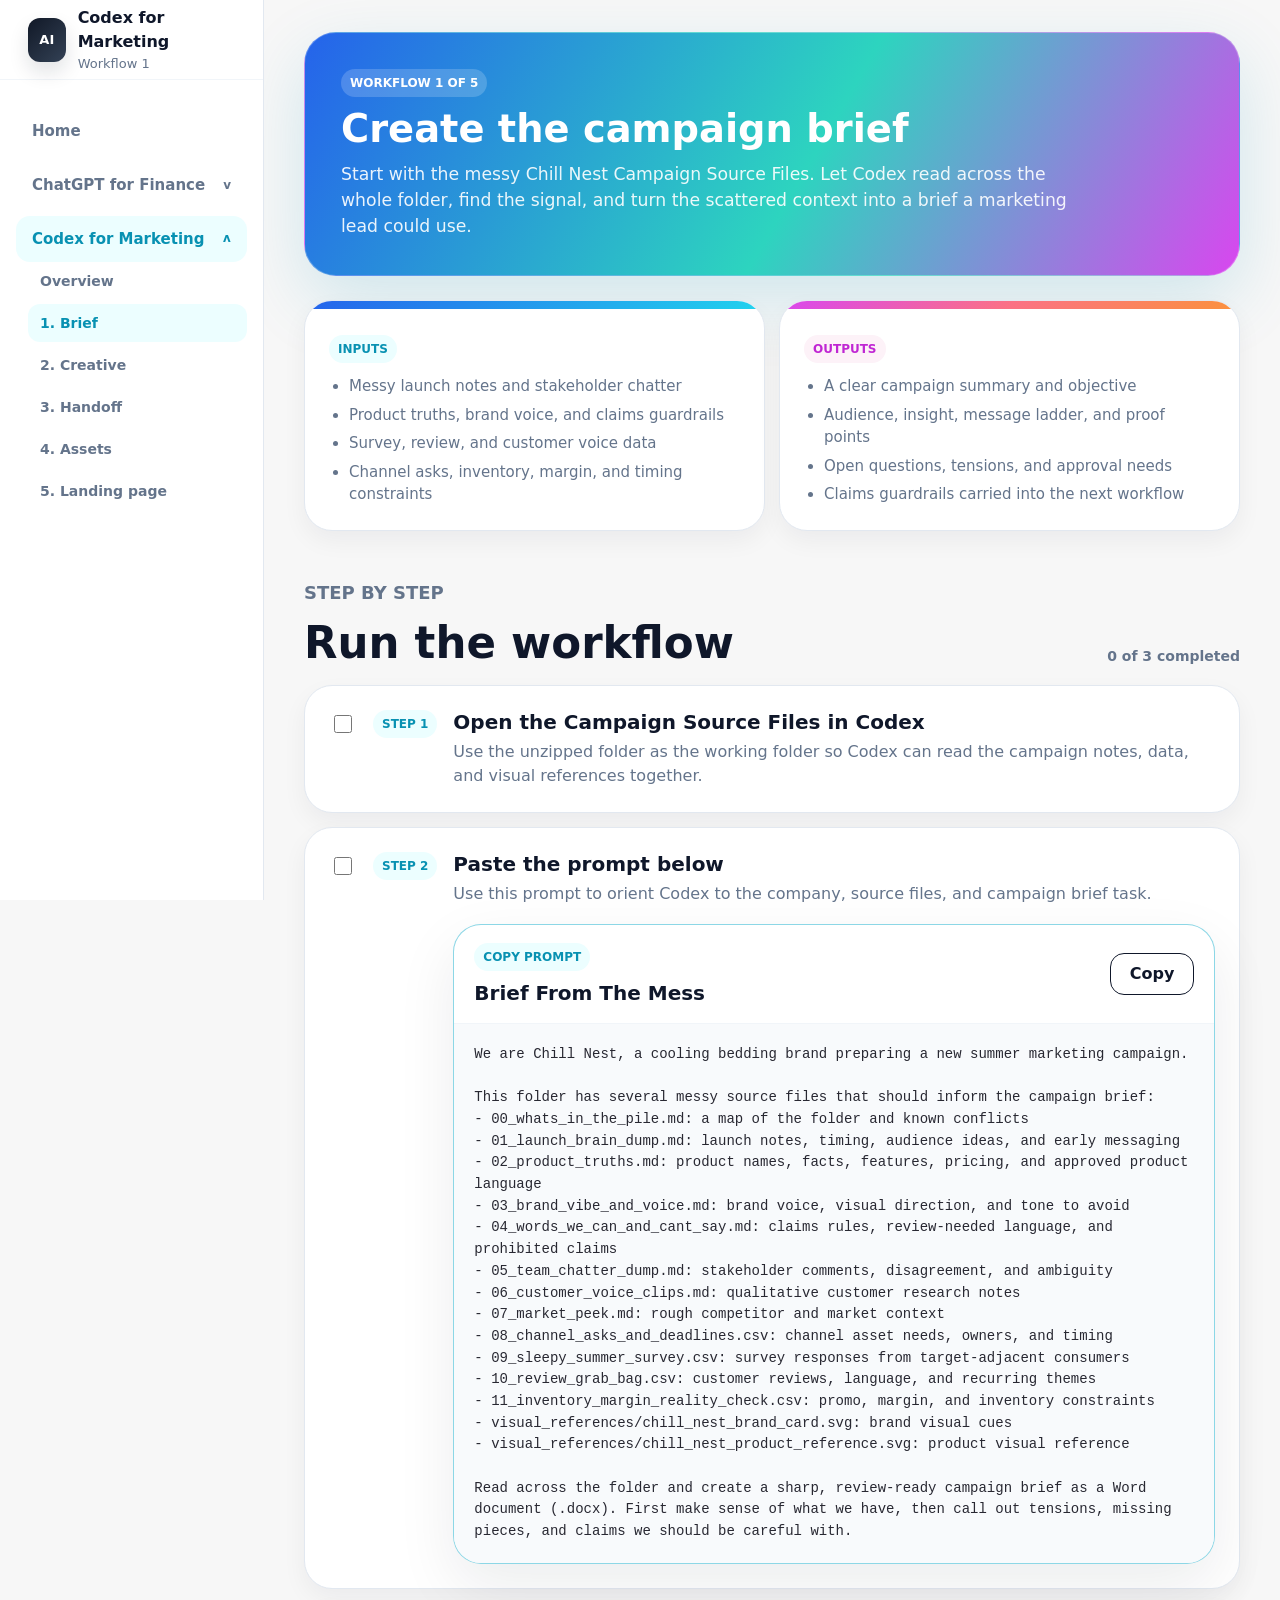
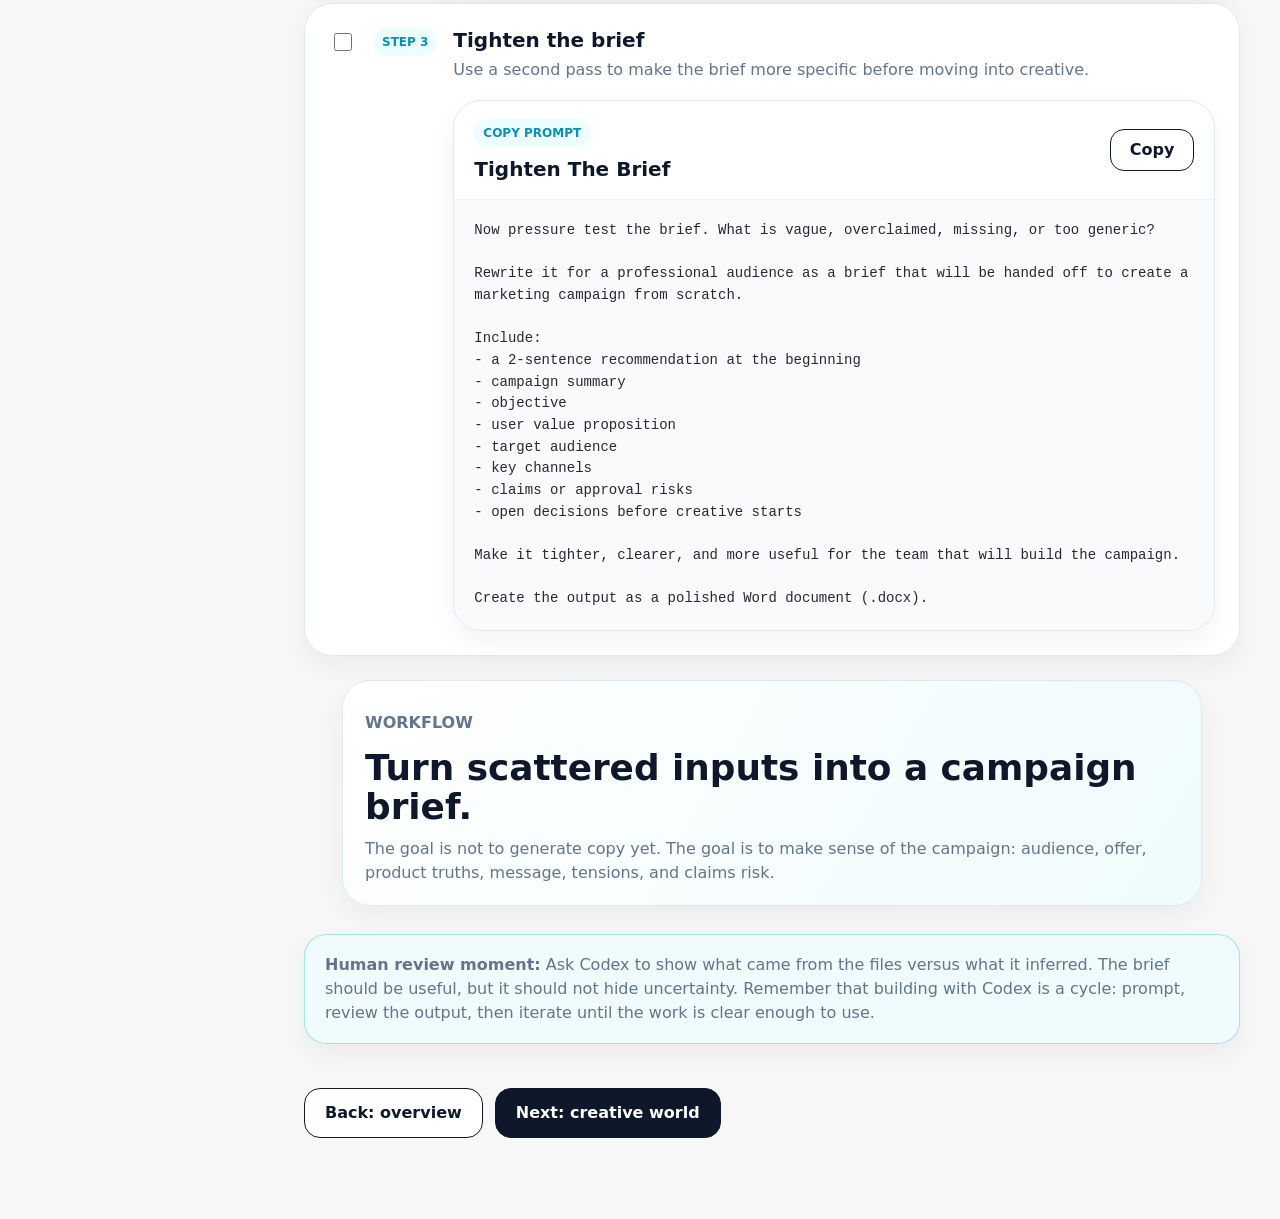
<file: marketing-brief.html>
<!doctype html>
<html lang="en">
  <head>
    <meta charset="utf-8">
    <meta name="viewport" content="width=device-width, initial-scale=1">
    <title>Brief From The Mess | Codex for Marketing</title>
    <meta name="description" content="Use Codex to turn scattered campaign inputs into a sharp marketing brief.">
    <link rel="stylesheet" href="./styles.css">
  </head>
  <body>
    <header class="site-header">
      <a class="brand" href="./index.html" aria-label="AI Enablement Journeys home">
        <span class="brand-mark" aria-hidden="true">AI</span>
        <span>
          <strong>Codex for Marketing</strong>
          <small>Workflow 1</small>
        </span>
      </a>
      <nav class="top-nav" aria-label="Site navigation">
        <a class="nav-link" href="./index.html">Home</a>
        <details class="nav-group">
          <summary>ChatGPT for Finance</summary>
          <div class="nav-submenu">
            <a href="./finance.html">Overview</a>
            <a href="./story.html">1. Story</a>
            <a href="./model.html">2. Model</a>
            <a href="./validate.html">3. Validate</a>
            <a href="./dashboard.html">4. Dashboard</a>
          </div>
        </details>
        <details class="nav-group active" open>
          <summary>Codex for Marketing</summary>
          <div class="nav-submenu">
            <a href="./marketing.html">Overview</a>
            <a class="active" href="./marketing-brief.html">1. Brief</a>
            <a href="./marketing-creative.html">2. Creative</a>
            <a href="./marketing-handoff.html">3. Handoff</a>
            <a href="./marketing-assets.html">4. Assets</a>
            <a href="./marketing-landing.html">5. Landing page</a>
          </div>
        </details>
      </nav>
    </header>

    <main class="lesson-shell">
      <aside class="lesson-sidebar">
        <p class="eyebrow">Codex for Marketing</p>
        <ol class="side-steps">
          <li class="current">1. Brief from the mess</li>
          <li>2. Creative world</li>
          <li>3. Production handoff</li>
          <li>4. Channel assets</li>
          <li>5. Landing page</li>
        </ol>
      </aside>

      <section class="lesson-main">
        <div class="lesson-hero">
          <div class="lesson-kicker">Workflow 1 of 5</div>
          <h1>Create the campaign brief</h1>
          <p class="lesson-lead">
            Start with the messy Chill Nest Campaign Source Files. Let Codex read across the whole folder,
            find the signal, and turn the scattered context into a brief a marketing lead could use.
          </p>
        </div>

        <div class="io-grid" aria-label="Workflow inputs and outputs">
          <article class="io-card">
            <span>Inputs</span>
            <ul>
              <li>Messy launch notes and stakeholder chatter</li>
              <li>Product truths, brand voice, and claims guardrails</li>
              <li>Survey, review, and customer voice data</li>
              <li>Channel asks, inventory, margin, and timing constraints</li>
            </ul>
          </article>
          <article class="io-card">
            <span>Outputs</span>
            <ul>
              <li>A clear campaign summary and objective</li>
              <li>Audience, insight, message ladder, and proof points</li>
              <li>Open questions, tensions, and approval needs</li>
              <li>Claims guardrails carried into the next workflow</li>
            </ul>
          </article>
        </div>

        <div class="step-section">
          <div class="workflow-header compact-heading">
            <div class="section-heading">
              <p class="eyebrow">Step by step</p>
              <h2>Run the workflow</h2>
            </div>
            <span data-progress-count>0 of 3 completed</span>
          </div>
          <ol class="workflow-steps">
            <li>
              <label class="workflow-step-check">
                <input type="checkbox" data-progress-item="marketing-brief-step-1" aria-label="Mark step 1 complete">
              </label>
              <span>Step 1</span>
              <div>
                <h3>Open the Campaign Source Files in Codex</h3>
                <p>Use the unzipped folder as the working folder so Codex can read the campaign notes, data, and visual references together.</p>
              </div>
            </li>
            <li>
              <label class="workflow-step-check">
                <input type="checkbox" data-progress-item="marketing-brief-step-2" aria-label="Mark step 2 complete">
              </label>
              <span>Step 2</span>
              <div>
                <h3>Paste the prompt below</h3>
                <p>Use this prompt to orient Codex to the company, source files, and campaign brief task.</p>
                <article class="prompt-block featured-prompt">
                  <div class="prompt-header">
                    <div>
                      <span class="step-chip">Copy prompt</span>
                      <h3>Brief From The Mess</h3>
                    </div>
                    <button class="copy-button" data-copy-target="prompt-marketing-brief">Copy</button>
                  </div>
                  <pre id="prompt-marketing-brief"><code>We are Chill Nest, a cooling bedding brand preparing a new summer marketing campaign.

This folder has several messy source files that should inform the campaign brief:
- 00_whats_in_the_pile.md: a map of the folder and known conflicts
- 01_launch_brain_dump.md: launch notes, timing, audience ideas, and early messaging
- 02_product_truths.md: product names, facts, features, pricing, and approved product language
- 03_brand_vibe_and_voice.md: brand voice, visual direction, and tone to avoid
- 04_words_we_can_and_cant_say.md: claims rules, review-needed language, and prohibited claims
- 05_team_chatter_dump.md: stakeholder comments, disagreement, and ambiguity
- 06_customer_voice_clips.md: qualitative customer research notes
- 07_market_peek.md: rough competitor and market context
- 08_channel_asks_and_deadlines.csv: channel asset needs, owners, and timing
- 09_sleepy_summer_survey.csv: survey responses from target-adjacent consumers
- 10_review_grab_bag.csv: customer reviews, language, and recurring themes
- 11_inventory_margin_reality_check.csv: promo, margin, and inventory constraints
- visual_references/chill_nest_brand_card.svg: brand visual cues
- visual_references/chill_nest_product_reference.svg: product visual reference

Read across the folder and create a sharp, review-ready campaign brief as a Word document (.docx). First make sense of what we have, then call out tensions, missing pieces, and claims we should be careful with.</code></pre>
                </article>
              </div>
            </li>
            <li>
              <label class="workflow-step-check">
                <input type="checkbox" data-progress-item="marketing-brief-step-3" aria-label="Mark step 3 complete">
              </label>
              <span>Step 3</span>
              <div>
                <h3>Tighten the brief</h3>
                <p>Use a second pass to make the brief more specific before moving into creative.</p>
                <article class="prompt-block">
                  <div class="prompt-header">
                    <div>
                      <span class="step-chip">Copy prompt</span>
                      <h3>Tighten The Brief</h3>
                    </div>
                    <button class="copy-button" data-copy-target="prompt-marketing-brief-tighten">Copy</button>
                  </div>
                  <pre id="prompt-marketing-brief-tighten"><code>Now pressure test the brief. What is vague, overclaimed, missing, or too generic?

Rewrite it for a professional audience as a brief that will be handed off to create a marketing campaign from scratch.

Include:
- a 2-sentence recommendation at the beginning
- campaign summary
- objective
- user value proposition
- target audience
- key channels
- claims or approval risks
- open decisions before creative starts

Make it tighter, clearer, and more useful for the team that will build the campaign.

Create the output as a polished Word document (.docx).</code></pre>
                </article>
              </div>
            </li>
          </ol>
        </div>

        <div class="workflow-summary">
          <p class="eyebrow">Workflow</p>
          <h2>Turn scattered inputs into a campaign brief.</h2>
          <p>
            The goal is not to generate copy yet. The goal is to make sense of the campaign:
            audience, offer, product truths, message, tensions, and claims risk.
          </p>
        </div>

        <div class="callout">
          <strong>Human review moment:</strong>
          Ask Codex to show what came from the files versus what it inferred. The brief should be
          useful, but it should not hide uncertainty. Remember that building with Codex is a cycle:
          prompt, review the output, then iterate until the work is clear enough to use.
        </div>

        <div class="lesson-actions">
          <a class="button secondary" href="./marketing.html">Back: overview</a>
          <a class="button primary" href="./marketing-creative.html">Next: creative world</a>
        </div>
      </section>
    </main>

    <script src="./script.js"></script>
  </body>
</html>
</file>
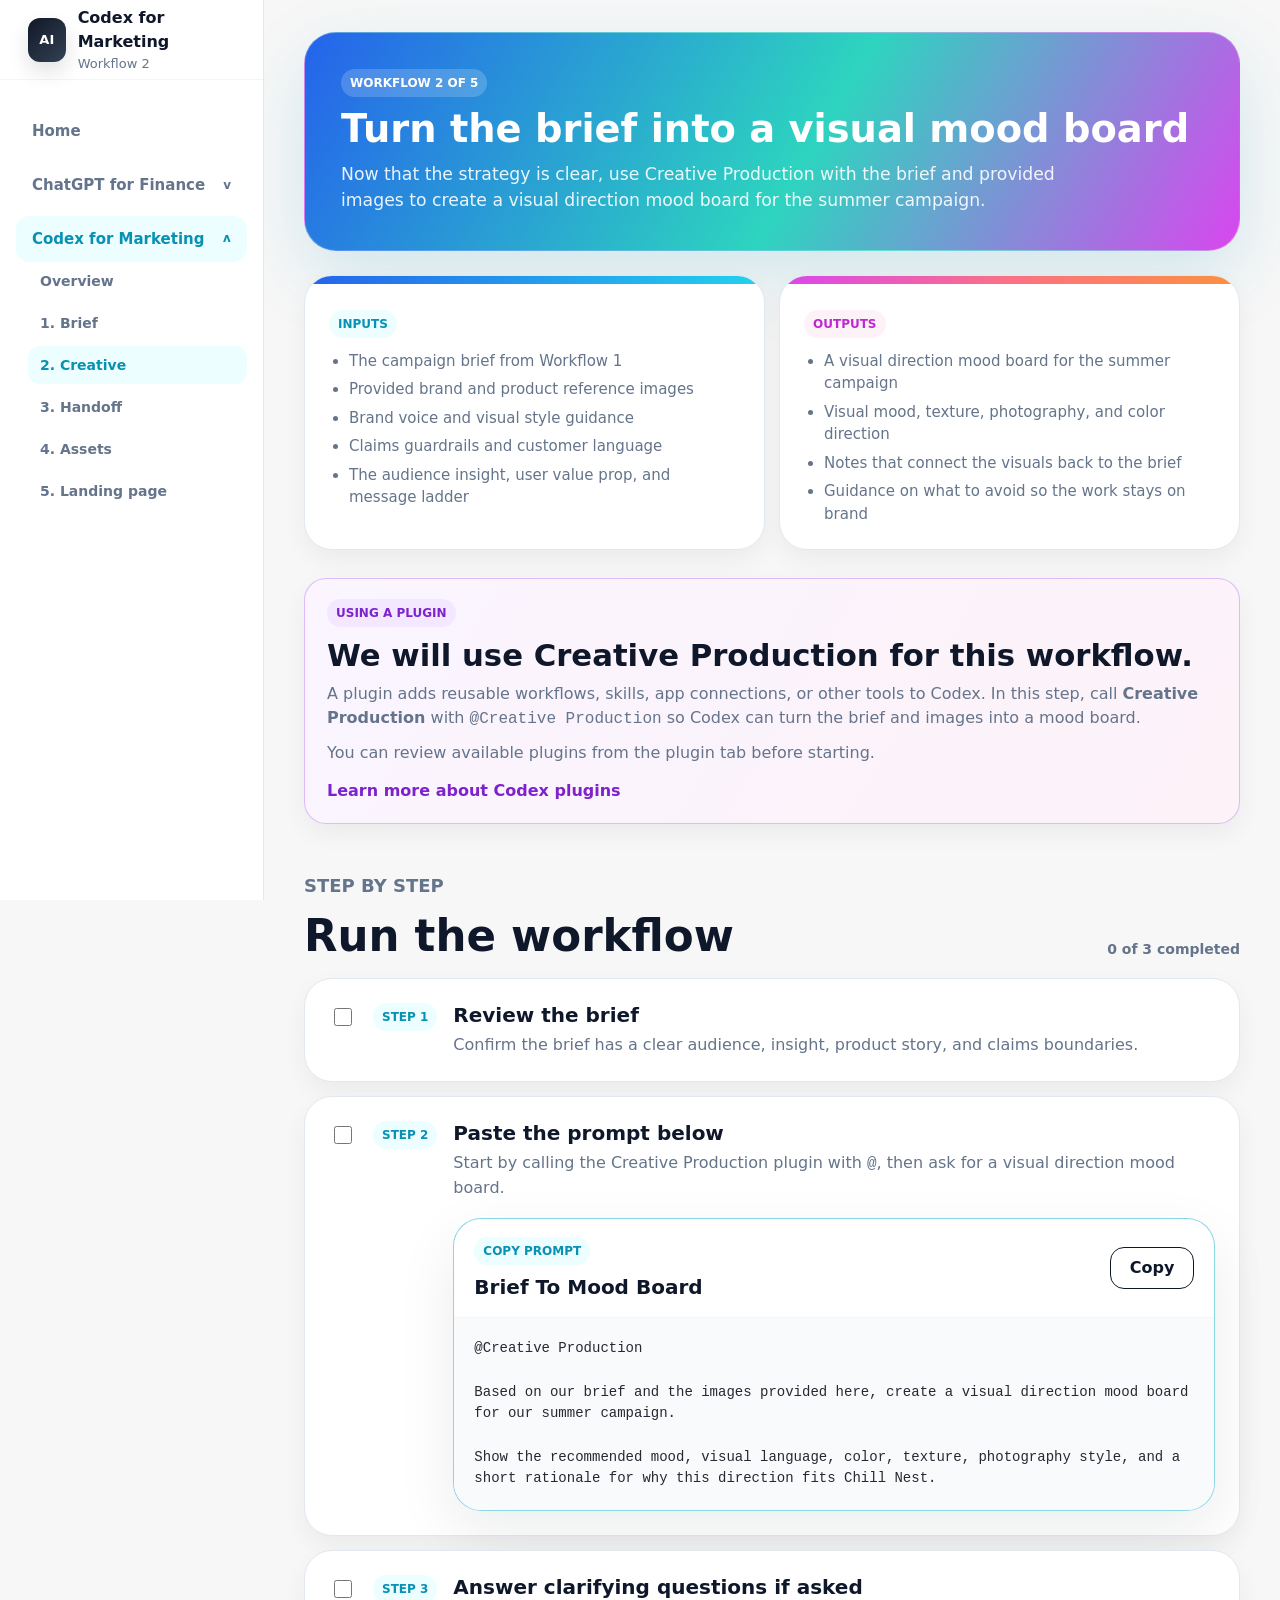
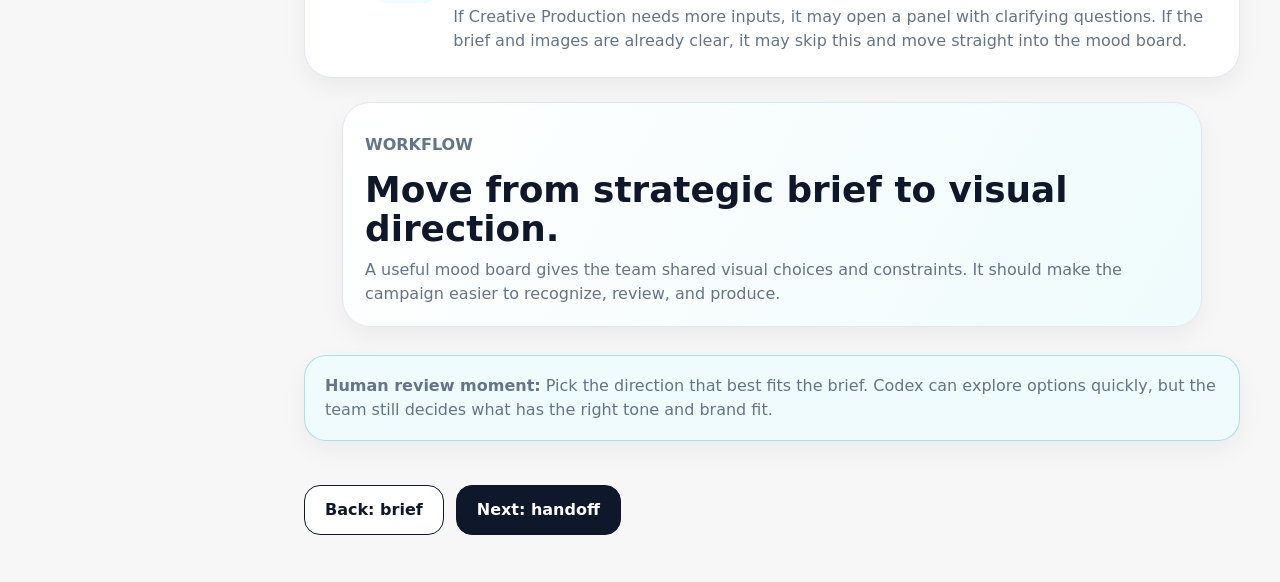
<file: marketing-creative.html>
<!doctype html>
<html lang="en">
  <head>
    <meta charset="utf-8">
    <meta name="viewport" content="width=device-width, initial-scale=1">
    <title>Brief To Mood Board | Codex for Marketing</title>
    <meta name="description" content="Use Codex to turn a marketing brief and reference images into a visual direction mood board.">
    <link rel="stylesheet" href="./styles.css">
  </head>
  <body>
    <header class="site-header">
      <a class="brand" href="./index.html" aria-label="AI Enablement Journeys home">
        <span class="brand-mark" aria-hidden="true">AI</span>
        <span>
          <strong>Codex for Marketing</strong>
          <small>Workflow 2</small>
        </span>
      </a>
      <nav class="top-nav" aria-label="Site navigation">
        <a class="nav-link" href="./index.html">Home</a>
        <details class="nav-group">
          <summary>ChatGPT for Finance</summary>
          <div class="nav-submenu">
            <a href="./finance.html">Overview</a>
            <a href="./story.html">1. Story</a>
            <a href="./model.html">2. Model</a>
            <a href="./validate.html">3. Validate</a>
            <a href="./dashboard.html">4. Dashboard</a>
          </div>
        </details>
        <details class="nav-group active" open>
          <summary>Codex for Marketing</summary>
          <div class="nav-submenu">
            <a href="./marketing.html">Overview</a>
            <a href="./marketing-brief.html">1. Brief</a>
            <a class="active" href="./marketing-creative.html">2. Creative</a>
            <a href="./marketing-handoff.html">3. Handoff</a>
            <a href="./marketing-assets.html">4. Assets</a>
            <a href="./marketing-landing.html">5. Landing page</a>
          </div>
        </details>
      </nav>
    </header>

    <main class="lesson-shell">
      <aside class="lesson-sidebar">
        <p class="eyebrow">Codex for Marketing</p>
        <ol class="side-steps">
          <li>1. Brief from the mess</li>
          <li class="current">2. Mood board</li>
          <li>3. Production handoff</li>
          <li>4. Channel assets</li>
          <li>5. Landing page</li>
        </ol>
      </aside>

      <section class="lesson-main">
        <div class="lesson-hero">
          <div class="lesson-kicker">Workflow 2 of 5</div>
          <h1>Turn the brief into a visual mood board</h1>
          <p class="lesson-lead">
            Now that the strategy is clear, use Creative Production with the brief and provided
            images to create a visual direction mood board for the summer campaign.
          </p>
        </div>

        <div class="io-grid" aria-label="Workflow inputs and outputs">
          <article class="io-card">
            <span>Inputs</span>
            <ul>
              <li>The campaign brief from Workflow 1</li>
              <li>Provided brand and product reference images</li>
              <li>Brand voice and visual style guidance</li>
              <li>Claims guardrails and customer language</li>
              <li>The audience insight, user value prop, and message ladder</li>
            </ul>
          </article>
          <article class="io-card">
            <span>Outputs</span>
            <ul>
              <li>A visual direction mood board for the summer campaign</li>
              <li>Visual mood, texture, photography, and color direction</li>
              <li>Notes that connect the visuals back to the brief</li>
              <li>Guidance on what to avoid so the work stays on brand</li>
            </ul>
          </article>
        </div>

        <div class="plugin-highlight">
          <span class="plugin-highlight-label">Using a plugin</span>
          <h2>We will use Creative Production for this workflow.</h2>
          <p>
            A plugin adds reusable workflows, skills, app connections, or other tools to Codex.
            In this step, call <strong>Creative Production</strong> with
            <code>@Creative Production</code> so Codex can turn the brief and images into a mood board.
          </p>
          <p>You can review available plugins from the plugin tab before starting.</p>
          <a href="https://developers.openai.com/codex/plugins" target="_blank" rel="noreferrer">Learn more about Codex plugins</a>
        </div>

        <div class="step-section">
          <div class="workflow-header compact-heading">
            <div class="section-heading">
              <p class="eyebrow">Step by step</p>
              <h2>Run the workflow</h2>
            </div>
            <span data-progress-count>0 of 3 completed</span>
          </div>
          <ol class="workflow-steps">
            <li>
              <label class="workflow-step-check">
                <input type="checkbox" data-progress-item="marketing-creative-step-1" aria-label="Mark step 1 complete">
              </label>
              <span>Step 1</span>
              <div>
                <h3>Review the brief</h3>
                <p>Confirm the brief has a clear audience, insight, product story, and claims boundaries.</p>
              </div>
            </li>
            <li>
              <label class="workflow-step-check">
                <input type="checkbox" data-progress-item="marketing-creative-step-2" aria-label="Mark step 2 complete">
              </label>
              <span>Step 2</span>
              <div>
                <h3>Paste the prompt below</h3>
                <p>Start by calling the Creative Production plugin with <code>@</code>, then ask for a visual direction mood board.</p>
                <article class="prompt-block featured-prompt">
                  <div class="prompt-header">
                    <div>
                      <span class="step-chip">Copy prompt</span>
                      <h3>Brief To Mood Board</h3>
                    </div>
                    <button class="copy-button" data-copy-target="prompt-marketing-creative">Copy</button>
                  </div>
                  <pre id="prompt-marketing-creative"><code>@Creative Production

Based on our brief and the images provided here, create a visual direction mood board for our summer campaign.

Show the recommended mood, visual language, color, texture, photography style, and a short rationale for why this direction fits Chill Nest.</code></pre>
                </article>
              </div>
            </li>
            <li>
              <label class="workflow-step-check">
                <input type="checkbox" data-progress-item="marketing-creative-step-3" aria-label="Mark step 3 complete">
              </label>
              <span>Step 3</span>
              <div>
                <h3>Answer clarifying questions if asked</h3>
                <p>If Creative Production needs more inputs, it may open a panel with clarifying questions. If the brief and images are already clear, it may skip this and move straight into the mood board.</p>
              </div>
            </li>
          </ol>
        </div>

        <div class="workflow-summary">
          <p class="eyebrow">Workflow</p>
          <h2>Move from strategic brief to visual direction.</h2>
          <p>
            A useful mood board gives the team shared visual choices and constraints. It should
            make the campaign easier to recognize, review, and produce.
          </p>
        </div>

        <div class="callout">
          <strong>Human review moment:</strong>
          Pick the direction that best fits the brief. Codex can explore options quickly, but the
          team still decides what has the right tone and brand fit.
        </div>

        <div class="lesson-actions">
          <a class="button secondary" href="./marketing-brief.html">Back: brief</a>
          <a class="button primary" href="./marketing-handoff.html">Next: handoff</a>
        </div>
      </section>
    </main>

    <script src="./script.js"></script>
  </body>
</html>
</file>
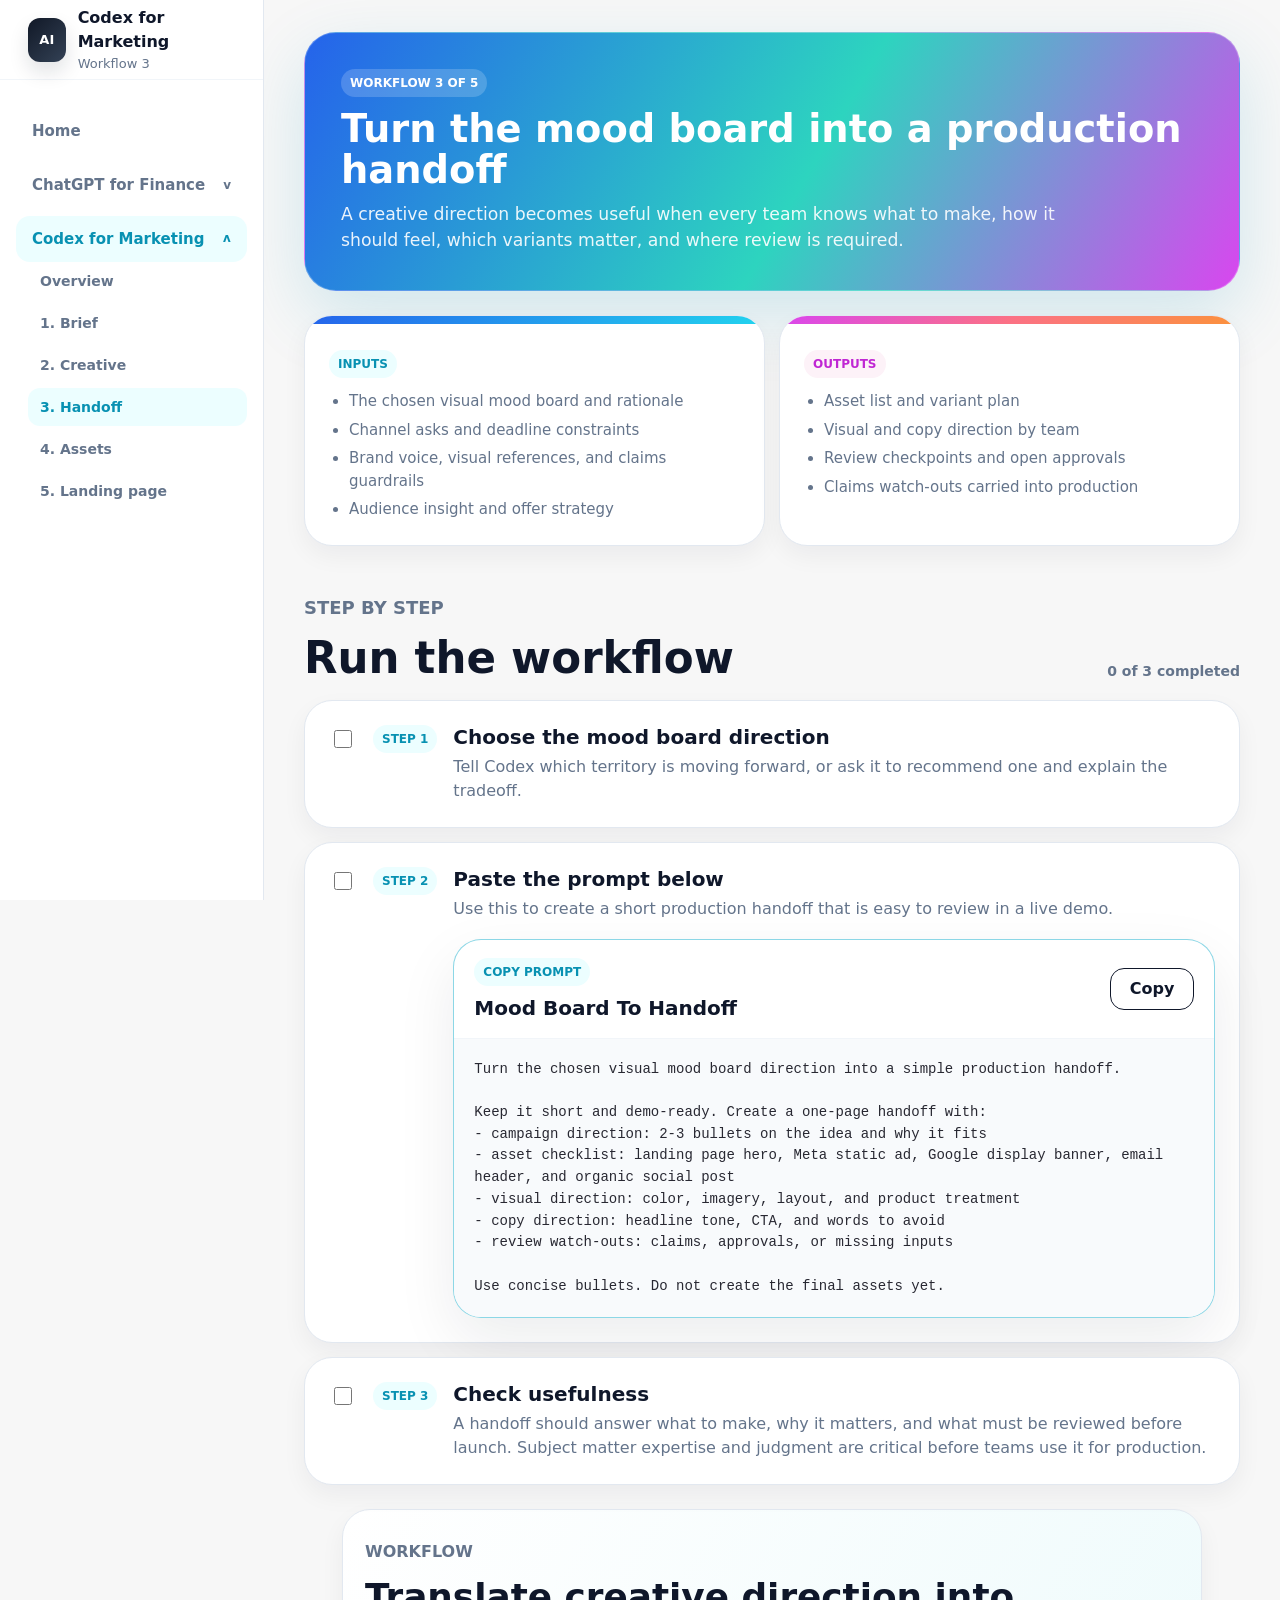
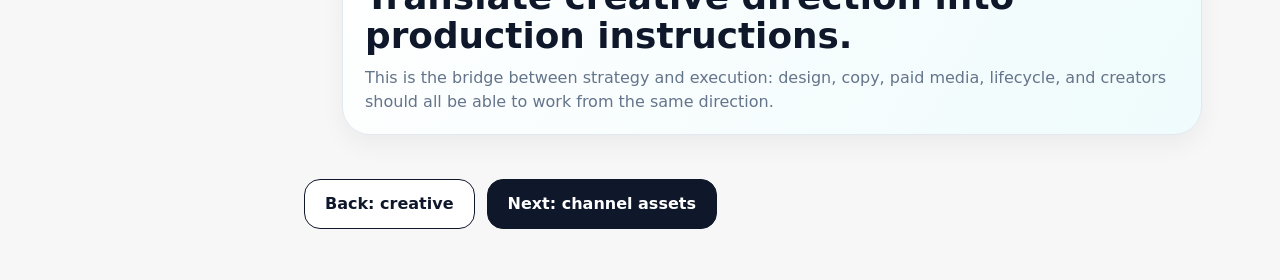
<file: marketing-handoff.html>
<!doctype html>
<html lang="en">
  <head>
    <meta charset="utf-8">
    <meta name="viewport" content="width=device-width, initial-scale=1">
    <title>Creative World To Handoff | Codex for Marketing</title>
    <meta name="description" content="Use Codex to turn a creative direction into a production handoff for marketing teams.">
    <link rel="stylesheet" href="./styles.css">
  </head>
  <body>
    <header class="site-header">
      <a class="brand" href="./index.html" aria-label="AI Enablement Journeys home">
        <span class="brand-mark" aria-hidden="true">AI</span>
        <span>
          <strong>Codex for Marketing</strong>
          <small>Workflow 3</small>
        </span>
      </a>
      <nav class="top-nav" aria-label="Site navigation">
        <a class="nav-link" href="./index.html">Home</a>
        <details class="nav-group">
          <summary>ChatGPT for Finance</summary>
          <div class="nav-submenu">
            <a href="./finance.html">Overview</a>
            <a href="./story.html">1. Story</a>
            <a href="./model.html">2. Model</a>
            <a href="./validate.html">3. Validate</a>
            <a href="./dashboard.html">4. Dashboard</a>
          </div>
        </details>
        <details class="nav-group active" open>
          <summary>Codex for Marketing</summary>
          <div class="nav-submenu">
            <a href="./marketing.html">Overview</a>
            <a href="./marketing-brief.html">1. Brief</a>
            <a href="./marketing-creative.html">2. Creative</a>
            <a class="active" href="./marketing-handoff.html">3. Handoff</a>
            <a href="./marketing-assets.html">4. Assets</a>
            <a href="./marketing-landing.html">5. Landing page</a>
          </div>
        </details>
      </nav>
    </header>

    <main class="lesson-shell">
      <aside class="lesson-sidebar">
        <p class="eyebrow">Codex for Marketing</p>
        <ol class="side-steps">
          <li>1. Brief from the mess</li>
          <li>2. Mood board</li>
          <li class="current">3. Production handoff</li>
          <li>4. Channel assets</li>
          <li>5. Landing page</li>
        </ol>
      </aside>

      <section class="lesson-main">
        <div class="lesson-hero">
          <div class="lesson-kicker">Workflow 3 of 5</div>
          <h1>Turn the mood board into a production handoff</h1>
          <p class="lesson-lead">
            A creative direction becomes useful when every team knows what to make, how it should
            feel, which variants matter, and where review is required.
          </p>
        </div>

        <div class="io-grid" aria-label="Workflow inputs and outputs">
          <article class="io-card">
            <span>Inputs</span>
            <ul>
              <li>The chosen visual mood board and rationale</li>
              <li>Channel asks and deadline constraints</li>
              <li>Brand voice, visual references, and claims guardrails</li>
              <li>Audience insight and offer strategy</li>
            </ul>
          </article>
          <article class="io-card">
            <span>Outputs</span>
            <ul>
              <li>Asset list and variant plan</li>
              <li>Visual and copy direction by team</li>
              <li>Review checkpoints and open approvals</li>
              <li>Claims watch-outs carried into production</li>
            </ul>
          </article>
        </div>

        <div class="step-section">
          <div class="workflow-header compact-heading">
            <div class="section-heading">
              <p class="eyebrow">Step by step</p>
              <h2>Run the workflow</h2>
            </div>
            <span data-progress-count>0 of 3 completed</span>
          </div>
          <ol class="workflow-steps">
            <li>
              <label class="workflow-step-check">
                <input type="checkbox" data-progress-item="marketing-handoff-step-1" aria-label="Mark step 1 complete">
              </label>
              <span>Step 1</span>
              <div>
                <h3>Choose the mood board direction</h3>
                <p>Tell Codex which territory is moving forward, or ask it to recommend one and explain the tradeoff.</p>
              </div>
            </li>
            <li>
              <label class="workflow-step-check">
                <input type="checkbox" data-progress-item="marketing-handoff-step-2" aria-label="Mark step 2 complete">
              </label>
              <span>Step 2</span>
              <div>
                <h3>Paste the prompt below</h3>
                <p>Use this to create a short production handoff that is easy to review in a live demo.</p>
                <article class="prompt-block featured-prompt">
                  <div class="prompt-header">
                    <div>
                      <span class="step-chip">Copy prompt</span>
                      <h3>Mood Board To Handoff</h3>
                    </div>
                    <button class="copy-button" data-copy-target="prompt-marketing-handoff">Copy</button>
                  </div>
                  <pre id="prompt-marketing-handoff"><code>Turn the chosen visual mood board direction into a simple production handoff.

Keep it short and demo-ready. Create a one-page handoff with:
- campaign direction: 2-3 bullets on the idea and why it fits
- asset checklist: landing page hero, Meta static ad, Google display banner, email header, and organic social post
- visual direction: color, imagery, layout, and product treatment
- copy direction: headline tone, CTA, and words to avoid
- review watch-outs: claims, approvals, or missing inputs

Use concise bullets. Do not create the final assets yet.</code></pre>
                </article>
              </div>
            </li>
            <li>
              <label class="workflow-step-check">
                <input type="checkbox" data-progress-item="marketing-handoff-step-3" aria-label="Mark step 3 complete">
              </label>
              <span>Step 3</span>
              <div>
                <h3>Check usefulness</h3>
                <p>A handoff should answer what to make, why it matters, and what must be reviewed before launch. Subject matter expertise and judgment are critical before teams use it for production.</p>
              </div>
            </li>
          </ol>
        </div>

        <div class="workflow-summary">
          <p class="eyebrow">Workflow</p>
          <h2>Translate creative direction into production instructions.</h2>
          <p>
            This is the bridge between strategy and execution: design, copy, paid media,
            lifecycle, and creators should all be able to work from the same direction.
          </p>
        </div>

        <div class="lesson-actions">
          <a class="button secondary" href="./marketing-creative.html">Back: creative</a>
          <a class="button primary" href="./marketing-assets.html">Next: channel assets</a>
        </div>
      </section>
    </main>

    <script src="./script.js"></script>
  </body>
</html>
</file>
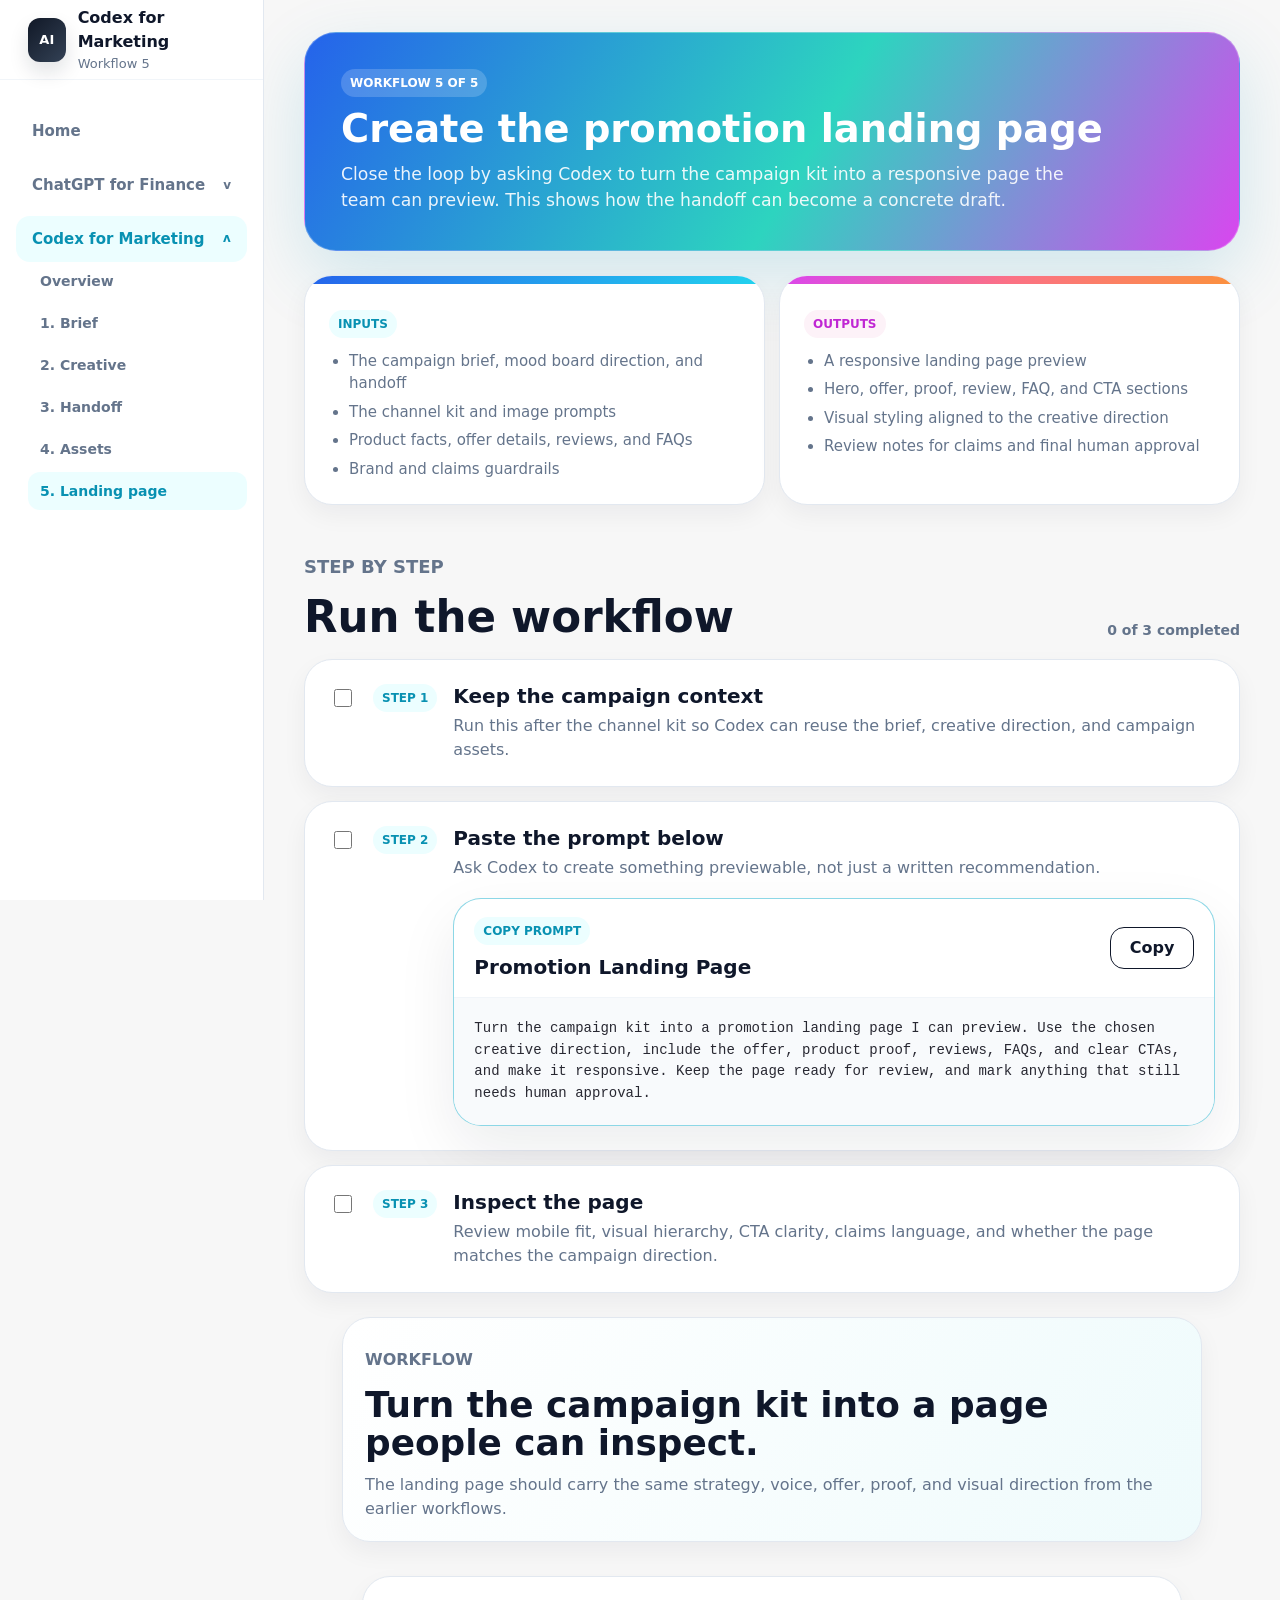
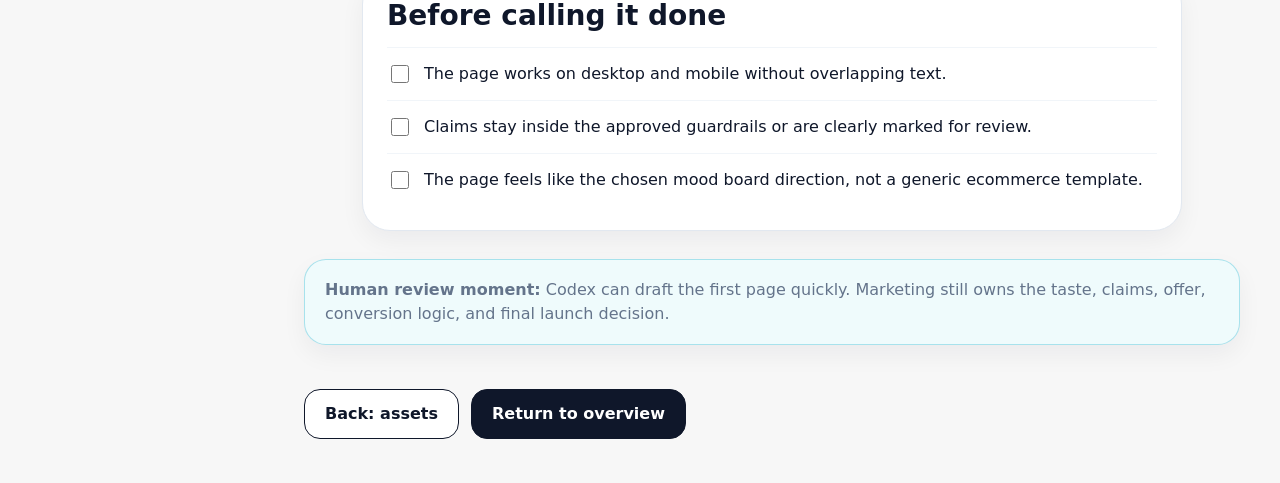
<file: marketing-landing.html>
<!doctype html>
<html lang="en">
  <head>
    <meta charset="utf-8">
    <meta name="viewport" content="width=device-width, initial-scale=1">
    <title>Promotion Landing Page | Codex for Marketing</title>
    <meta name="description" content="Use Codex to build a responsive promotion landing page from the marketing campaign kit.">
    <link rel="stylesheet" href="./styles.css">
  </head>
  <body>
    <header class="site-header">
      <a class="brand" href="./index.html" aria-label="AI Enablement Journeys home">
        <span class="brand-mark" aria-hidden="true">AI</span>
        <span>
          <strong>Codex for Marketing</strong>
          <small>Workflow 5</small>
        </span>
      </a>
      <nav class="top-nav" aria-label="Site navigation">
        <a class="nav-link" href="./index.html">Home</a>
        <details class="nav-group">
          <summary>ChatGPT for Finance</summary>
          <div class="nav-submenu">
            <a href="./finance.html">Overview</a>
            <a href="./story.html">1. Story</a>
            <a href="./model.html">2. Model</a>
            <a href="./validate.html">3. Validate</a>
            <a href="./dashboard.html">4. Dashboard</a>
          </div>
        </details>
        <details class="nav-group active" open>
          <summary>Codex for Marketing</summary>
          <div class="nav-submenu">
            <a href="./marketing.html">Overview</a>
            <a href="./marketing-brief.html">1. Brief</a>
            <a href="./marketing-creative.html">2. Creative</a>
            <a href="./marketing-handoff.html">3. Handoff</a>
            <a href="./marketing-assets.html">4. Assets</a>
            <a class="active" href="./marketing-landing.html">5. Landing page</a>
          </div>
        </details>
      </nav>
    </header>

    <main class="lesson-shell">
      <aside class="lesson-sidebar">
        <p class="eyebrow">Codex for Marketing</p>
        <ol class="side-steps">
          <li>1. Brief from the mess</li>
          <li>2. Mood board</li>
          <li>3. Production handoff</li>
          <li>4. Channel assets</li>
          <li class="current">5. Landing page</li>
        </ol>
      </aside>

      <section class="lesson-main">
        <div class="lesson-hero">
          <div class="lesson-kicker">Workflow 5 of 5</div>
          <h1>Create the promotion landing page</h1>
          <p class="lesson-lead">
            Close the loop by asking Codex to turn the campaign kit into a responsive page the team
            can preview. This shows how the handoff can become a concrete draft.
          </p>
        </div>

        <div class="io-grid" aria-label="Workflow inputs and outputs">
          <article class="io-card">
            <span>Inputs</span>
            <ul>
              <li>The campaign brief, mood board direction, and handoff</li>
              <li>The channel kit and image prompts</li>
              <li>Product facts, offer details, reviews, and FAQs</li>
              <li>Brand and claims guardrails</li>
            </ul>
          </article>
          <article class="io-card">
            <span>Outputs</span>
            <ul>
              <li>A responsive landing page preview</li>
              <li>Hero, offer, proof, review, FAQ, and CTA sections</li>
              <li>Visual styling aligned to the creative direction</li>
              <li>Review notes for claims and final human approval</li>
            </ul>
          </article>
        </div>

        <div class="step-section">
          <div class="workflow-header compact-heading">
            <div class="section-heading">
              <p class="eyebrow">Step by step</p>
              <h2>Run the workflow</h2>
            </div>
            <span data-progress-count>0 of 3 completed</span>
          </div>
          <ol class="workflow-steps">
            <li>
              <label class="workflow-step-check">
                <input type="checkbox" data-progress-item="marketing-landing-step-1" aria-label="Mark step 1 complete">
              </label>
              <span>Step 1</span>
              <div>
                <h3>Keep the campaign context</h3>
                <p>Run this after the channel kit so Codex can reuse the brief, creative direction, and campaign assets.</p>
              </div>
            </li>
            <li>
              <label class="workflow-step-check">
                <input type="checkbox" data-progress-item="marketing-landing-step-2" aria-label="Mark step 2 complete">
              </label>
              <span>Step 2</span>
              <div>
                <h3>Paste the prompt below</h3>
                <p>Ask Codex to create something previewable, not just a written recommendation.</p>
                <article class="prompt-block featured-prompt">
                  <div class="prompt-header">
                    <div>
                      <span class="step-chip">Copy prompt</span>
                      <h3>Promotion Landing Page</h3>
                    </div>
                    <button class="copy-button" data-copy-target="prompt-marketing-landing">Copy</button>
                  </div>
                  <pre id="prompt-marketing-landing"><code>Turn the campaign kit into a promotion landing page I can preview. Use the chosen creative direction, include the offer, product proof, reviews, FAQs, and clear CTAs, and make it responsive. Keep the page ready for review, and mark anything that still needs human approval.</code></pre>
                </article>
              </div>
            </li>
            <li>
              <label class="workflow-step-check">
                <input type="checkbox" data-progress-item="marketing-landing-step-3" aria-label="Mark step 3 complete">
              </label>
              <span>Step 3</span>
              <div>
                <h3>Inspect the page</h3>
                <p>Review mobile fit, visual hierarchy, CTA clarity, claims language, and whether the page matches the campaign direction.</p>
              </div>
            </li>
          </ol>
        </div>

        <div class="workflow-summary">
          <p class="eyebrow">Workflow</p>
          <h2>Turn the campaign kit into a page people can inspect.</h2>
          <p>
            The landing page should carry the same strategy, voice, offer, proof, and visual
            direction from the earlier workflows.
          </p>
        </div>


        <div class="checklist-card compact">
          <div class="checklist-header">
            <h2>Before calling it done</h2>
          </div>
          <label class="check-row">
            <input type="checkbox" data-progress-item="marketing-landing-responsive">
            <span>The page works on desktop and mobile without overlapping text.</span>
          </label>
          <label class="check-row">
            <input type="checkbox" data-progress-item="marketing-landing-claims">
            <span>Claims stay inside the approved guardrails or are clearly marked for review.</span>
          </label>
          <label class="check-row">
            <input type="checkbox" data-progress-item="marketing-landing-brand">
            <span>The page feels like the chosen mood board direction, not a generic ecommerce template.</span>
          </label>
        </div>

        <div class="callout">
          <strong>Human review moment:</strong>
          Codex can draft the first page quickly. Marketing still owns the taste, claims, offer,
          conversion logic, and final launch decision.
        </div>

        <div class="lesson-actions">
          <a class="button secondary" href="./marketing-assets.html">Back: assets</a>
          <a class="button primary" href="./marketing.html">Return to overview</a>
        </div>
      </section>
    </main>

    <script src="./script.js"></script>
  </body>
</html>
</file>
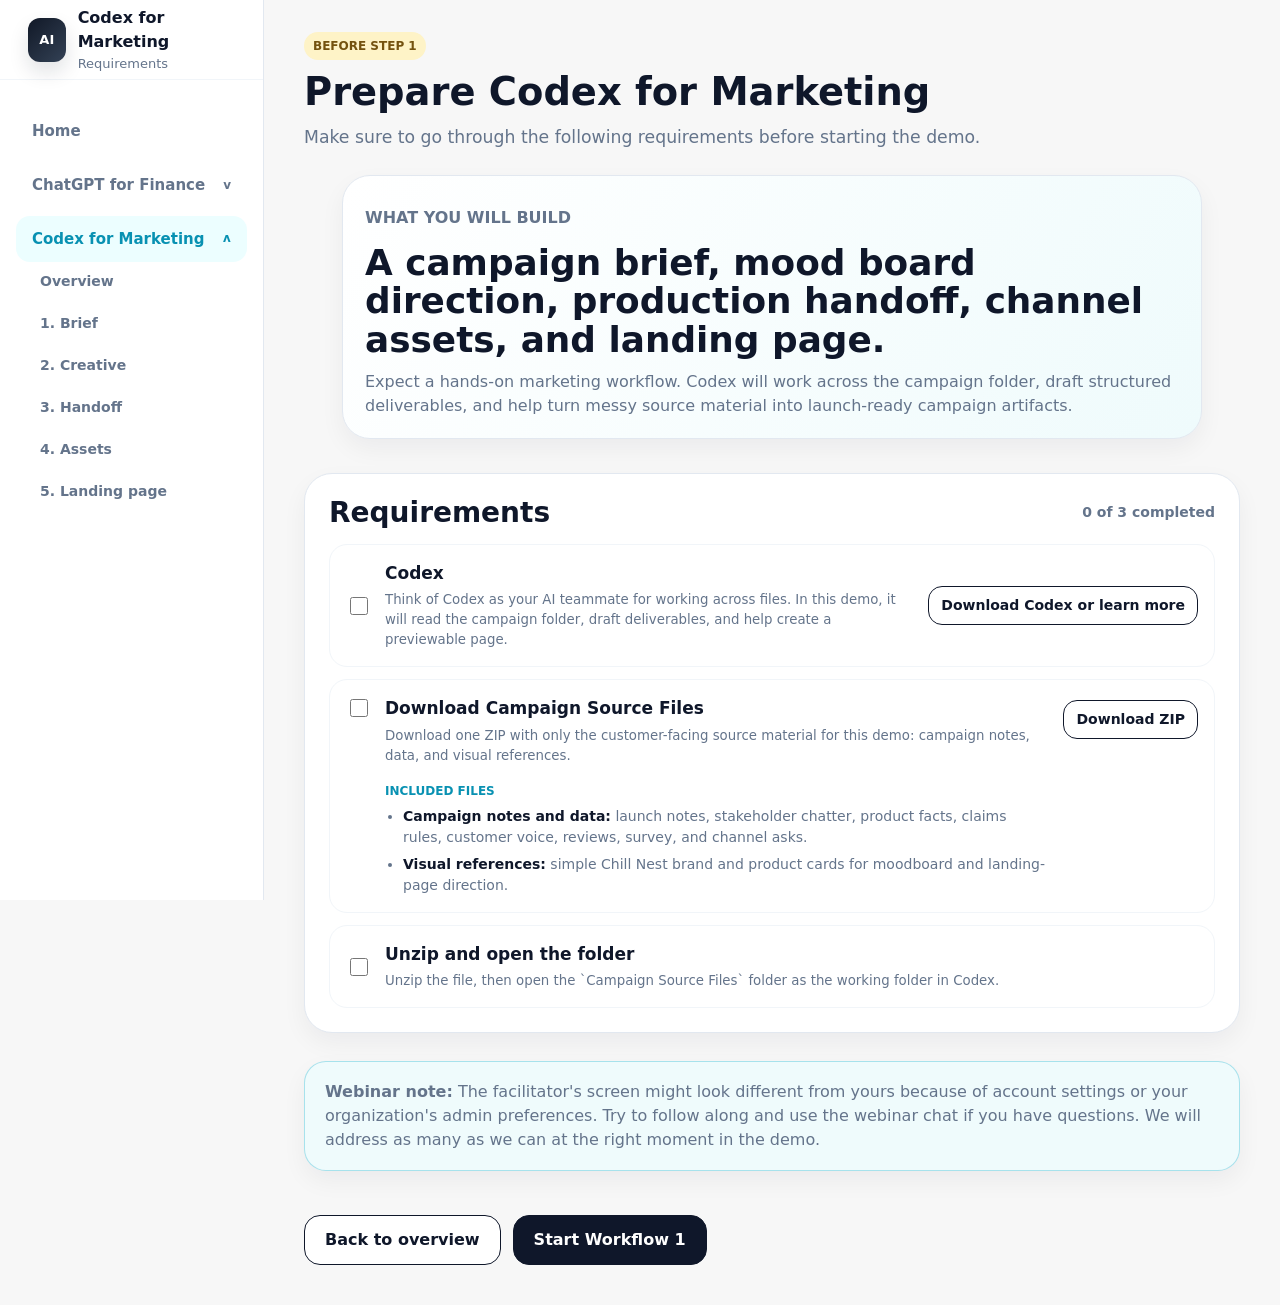
<file: marketing-setup.html>
<!doctype html>
<html lang="en">
  <head>
    <meta charset="utf-8">
    <meta name="viewport" content="width=device-width, initial-scale=1">
    <title>Codex for Marketing Requirements | AI Enablement Journeys</title>
    <meta name="description" content="Download the Chill Nest marketing source files and prepare Codex for the marketing journey.">
    <link rel="stylesheet" href="./styles.css">
  </head>
  <body>
    <header class="site-header">
      <a class="brand" href="./index.html" aria-label="AI Enablement Journeys home">
        <span class="brand-mark" aria-hidden="true">AI</span>
        <span>
          <strong>Codex for Marketing</strong>
          <small>Requirements</small>
        </span>
      </a>
      <nav class="top-nav" aria-label="Site navigation">
        <a class="nav-link" href="./index.html">Home</a>
        <details class="nav-group">
          <summary>ChatGPT for Finance</summary>
          <div class="nav-submenu">
            <a href="./finance.html">Overview</a>
            <a href="./story.html">1. Story</a>
            <a href="./model.html">2. Model</a>
            <a href="./validate.html">3. Validate</a>
            <a href="./dashboard.html">4. Dashboard</a>
          </div>
        </details>
        <details class="nav-group active" open>
          <summary>Codex for Marketing</summary>
          <div class="nav-submenu">
            <a href="./marketing.html">Overview</a>
            <a href="./marketing-brief.html">1. Brief</a>
            <a href="./marketing-creative.html">2. Creative</a>
            <a href="./marketing-handoff.html">3. Handoff</a>
            <a href="./marketing-assets.html">4. Assets</a>
            <a href="./marketing-landing.html">5. Landing page</a>
          </div>
        </details>
      </nav>
    </header>

    <main class="lesson-shell">
      <aside class="lesson-sidebar">
        <p class="eyebrow">Codex for Marketing</p>
        <ol class="side-steps">
          <li class="current">Requirements</li>
          <li>1. Brief from the mess</li>
          <li>2. Creative world</li>
          <li>3. Production handoff</li>
          <li>4. Channel assets</li>
          <li>5. Landing page</li>
        </ol>
      </aside>

      <section class="lesson-main">
        <div class="lesson-kicker">Before step 1</div>
        <h1>Prepare Codex for Marketing</h1>
        <p class="lesson-lead">
          Make sure to go through the following requirements before starting the demo.
        </p>

        <div class="workflow-summary requirement-outcome">
          <p class="eyebrow">What you will build</p>
          <h2>A campaign brief, mood board direction, production handoff, channel assets, and landing page.</h2>
          <p>
            Expect a hands-on marketing workflow. Codex will work across the campaign folder,
            draft structured deliverables, and help turn messy source material into launch-ready
            campaign artifacts.
          </p>
        </div>

        <div class="checklist-card requirements-card">
          <div class="checklist-header">
            <h2>Requirements</h2>
            <span data-progress-count>0 of 3 completed</span>
          </div>

          <div class="requirement-list">
            <div class="requirement-row">
              <input id="marketing-codex" type="checkbox" data-progress-item="marketing-codex">
              <label class="requirement-main" for="marketing-codex">
                <strong>Codex</strong>
                <small>Think of Codex as your AI teammate for working across files. In this demo, it will read the campaign folder, draft deliverables, and help create a previewable page.</small>
              </label>
              <a class="requirement-link" href="https://chatgpt.com/codex" target="_blank" rel="noreferrer">Download Codex or learn more</a>
            </div>

            <div class="requirement-row requirement-row-large">
              <input id="marketing-files" type="checkbox" data-progress-item="marketing-files">
              <label class="requirement-main" for="marketing-files">
                <strong>Download Campaign Source Files</strong>
                <small>Download one ZIP with only the customer-facing source material for this demo: campaign notes, data, and visual references.</small>
                <span class="file-list-title">Included files</span>
                <ul class="file-list">
                  <li><b>Campaign notes and data:</b> launch notes, stakeholder chatter, product facts, claims rules, customer voice, reviews, survey, and channel asks.</li>
                  <li><b>Visual references:</b> simple Chill Nest brand and product cards for moodboard and landing-page direction.</li>
                </ul>
              </label>
              <a class="requirement-link" href="./demo-files/chillnest_campaign_source_files.zip" download>Download ZIP</a>
            </div>

            <div class="requirement-row">
              <input id="marketing-unzip" type="checkbox" data-progress-item="marketing-unzip">
              <label class="requirement-main" for="marketing-unzip">
                <strong>Unzip and open the folder</strong>
                <small>Unzip the file, then open the `Campaign Source Files` folder as the working folder in Codex.</small>
              </label>
            </div>

          </div>
        </div>

        <div class="callout">
          <strong>Webinar note:</strong>
          The facilitator's screen might look different from yours because of account settings or
          your organization's admin preferences. Try to follow along and use the webinar chat if you
          have questions. We will address as many as we can at the right moment in the demo.
        </div>

        <div class="lesson-actions">
          <a class="button secondary" href="./marketing.html">Back to overview</a>
          <a class="button primary" href="./marketing-brief.html">Start Workflow 1</a>
        </div>
      </section>
    </main>

    <script src="./script.js"></script>
  </body>
</html>
</file>
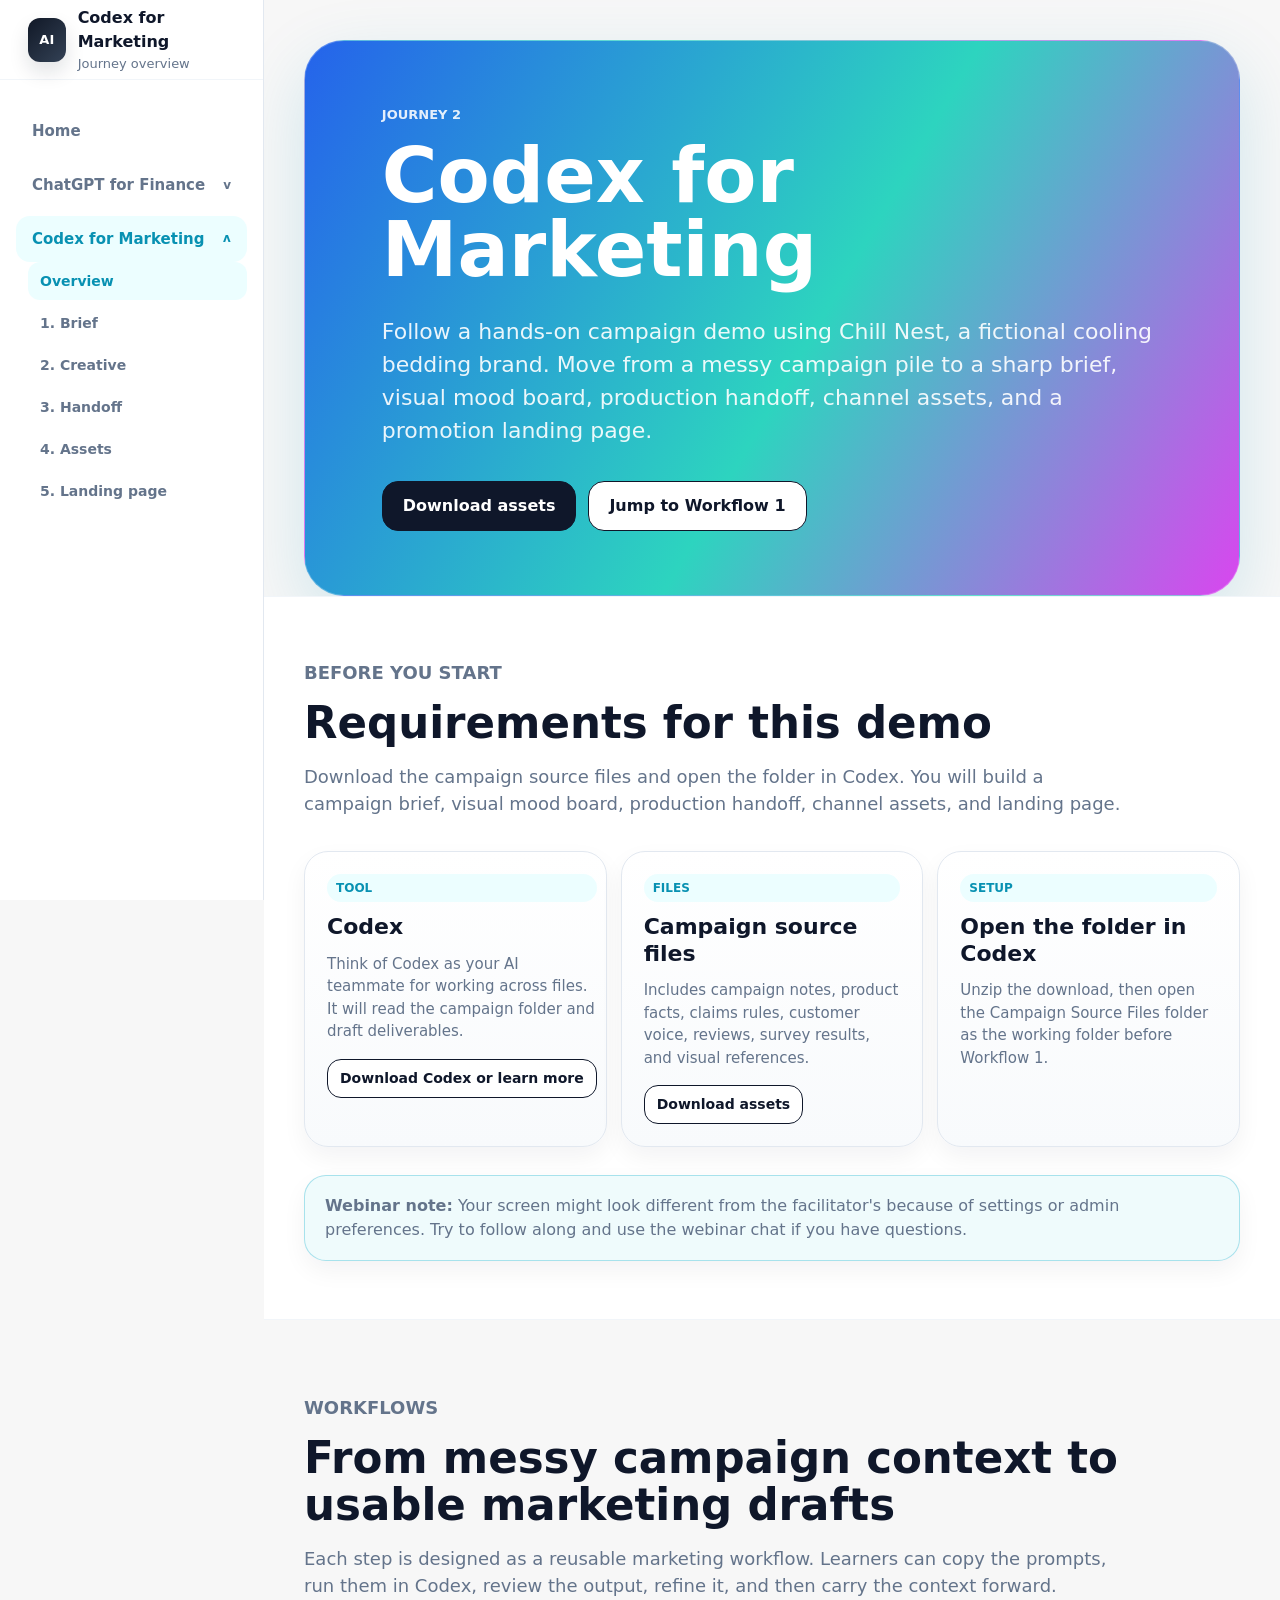
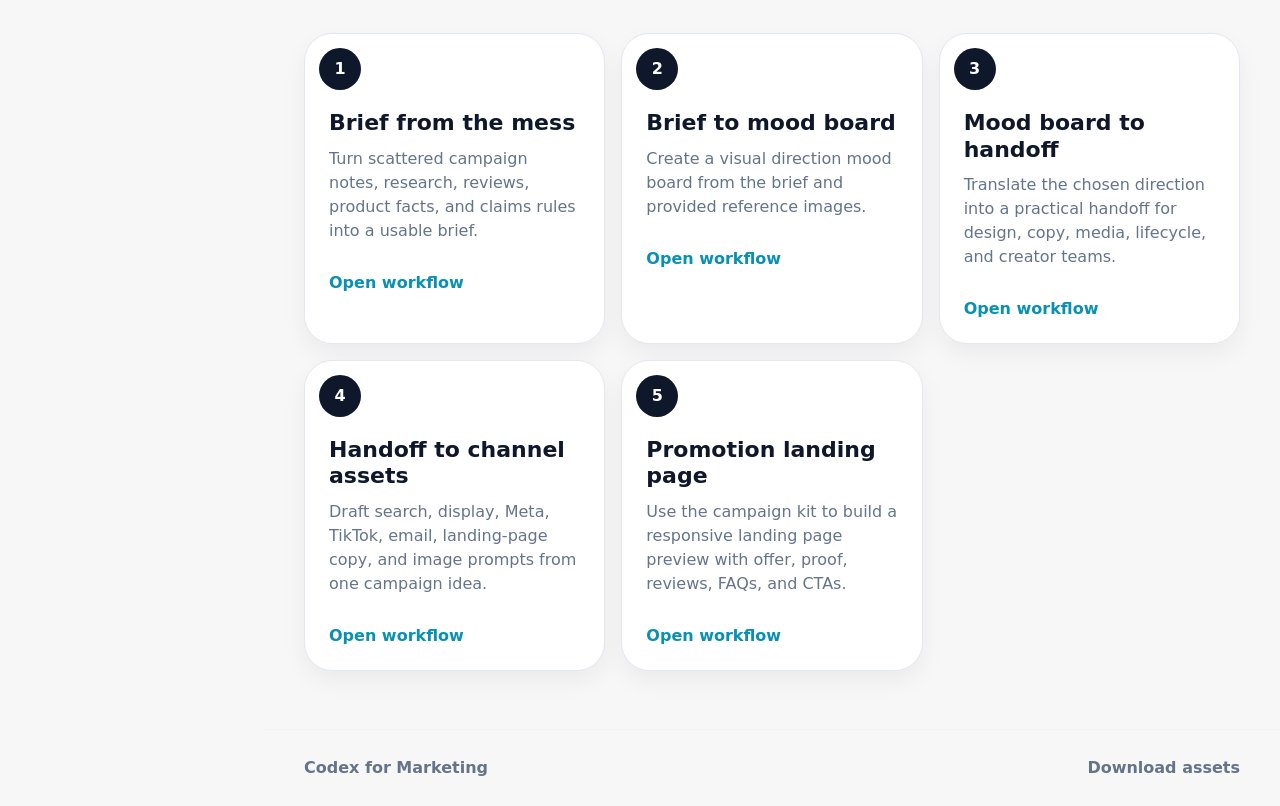
<file: marketing.html>
<!doctype html>
<html lang="en">
  <head>
    <meta charset="utf-8">
    <meta name="viewport" content="width=device-width, initial-scale=1">
    <title>Codex for Marketing | AI Enablement Journeys</title>
    <meta name="description" content="Follow the Codex for Marketing demo from messy campaign inputs to brief, creative direction, handoff, channel assets, and landing page.">
    <link rel="stylesheet" href="./styles.css">
  </head>
  <body>
    <header class="site-header">
      <a class="brand" href="./index.html" aria-label="AI Enablement Journeys home">
        <span class="brand-mark" aria-hidden="true">AI</span>
        <span>
          <strong>Codex for Marketing</strong>
          <small>Journey overview</small>
        </span>
      </a>
      <nav class="top-nav" aria-label="Site navigation">
        <a class="nav-link" href="./index.html">Home</a>
        <details class="nav-group">
          <summary>ChatGPT for Finance</summary>
          <div class="nav-submenu">
            <a href="./finance.html">Overview</a>
            <a href="./story.html">1. Story</a>
            <a href="./model.html">2. Model</a>
            <a href="./validate.html">3. Validate</a>
            <a href="./dashboard.html">4. Dashboard</a>
          </div>
        </details>
        <details class="nav-group active" open>
          <summary>Codex for Marketing</summary>
          <div class="nav-submenu">
            <a class="active" href="./marketing.html">Overview</a>
            <a href="./marketing-brief.html">1. Brief</a>
            <a href="./marketing-creative.html">2. Creative</a>
            <a href="./marketing-handoff.html">3. Handoff</a>
            <a href="./marketing-assets.html">4. Assets</a>
            <a href="./marketing-landing.html">5. Landing page</a>
          </div>
        </details>
      </nav>
    </header>

    <main>
      <section class="intro-hero compact-hero">
        <div class="intro-copy">
          <p class="eyebrow">Journey 2</p>
          <h1>Codex for Marketing</h1>
          <p class="hero-text">
            Follow a hands-on campaign demo using Chill Nest, a fictional cooling bedding brand.
            Move from a messy campaign pile to a sharp brief, visual mood board, production handoff,
            channel assets, and a promotion landing page.
          </p>
          <div class="hero-actions">
            <a class="button primary" href="./demo-files/chillnest_campaign_source_files.zip" download>Download assets</a>
            <a class="button secondary" href="./marketing-brief.html">Jump to Workflow 1</a>
          </div>
        </div>
      </section>

      <section class="section overview-requirements">
        <div class="section-heading">
          <p class="eyebrow">Before you start</p>
          <h2>Requirements for this demo</h2>
          <p>
            Download the campaign source files and open the folder in Codex. You will build a
            campaign brief, visual mood board, production handoff, channel assets, and landing page.
          </p>
        </div>

        <div class="overview-requirement-grid">
          <article class="requirement-mini-card">
            <span class="step-chip">Tool</span>
            <h3>Codex</h3>
            <p>Think of Codex as your AI teammate for working across files. It will read the campaign folder and draft deliverables.</p>
            <a class="requirement-link" href="https://chatgpt.com/codex" target="_blank" rel="noreferrer">Download Codex or learn more</a>
          </article>

          <article class="requirement-mini-card">
            <span class="step-chip">Files</span>
            <h3>Campaign source files</h3>
            <p>Includes campaign notes, product facts, claims rules, customer voice, reviews, survey results, and visual references.</p>
            <a class="requirement-link" href="./demo-files/chillnest_campaign_source_files.zip" download>Download assets</a>
          </article>

          <article class="requirement-mini-card">
            <span class="step-chip">Setup</span>
            <h3>Open the folder in Codex</h3>
            <p>Unzip the download, then open the Campaign Source Files folder as the working folder before Workflow 1.</p>
          </article>
        </div>

        <div class="callout overview-note">
          <strong>Webinar note:</strong>
          Your screen might look different from the facilitator's because of settings or admin preferences.
          Try to follow along and use the webinar chat if you have questions.
        </div>
      </section>

      <section class="section">
        <div class="section-heading">
          <p class="eyebrow">Workflows</p>
          <h2>From messy campaign context to usable marketing drafts</h2>
          <p>
            Each step is designed as a reusable marketing workflow. Learners can copy the prompts,
            run them in Codex, review the output, refine it, and then carry the context forward.
          </p>
        </div>

        <div class="journey-grid">
          <a class="journey-card workflow-card" href="./marketing-brief.html">
            <span class="step-number">1</span>
            <h3>Brief from the mess</h3>
            <p>Turn scattered campaign notes, research, reviews, product facts, and claims rules into a usable brief.</p>
            <strong class="card-link">Open workflow</strong>
          </a>
          <a class="journey-card workflow-card" href="./marketing-creative.html">
            <span class="step-number">2</span>
            <h3>Brief to mood board</h3>
            <p>Create a visual direction mood board from the brief and provided reference images.</p>
            <strong class="card-link">Open workflow</strong>
          </a>
          <a class="journey-card workflow-card" href="./marketing-handoff.html">
            <span class="step-number">3</span>
            <h3>Mood board to handoff</h3>
            <p>Translate the chosen direction into a practical handoff for design, copy, media, lifecycle, and creator teams.</p>
            <strong class="card-link">Open workflow</strong>
          </a>
          <a class="journey-card workflow-card" href="./marketing-assets.html">
            <span class="step-number">4</span>
            <h3>Handoff to channel assets</h3>
            <p>Draft search, display, Meta, TikTok, email, landing-page copy, and image prompts from one campaign idea.</p>
            <strong class="card-link">Open workflow</strong>
          </a>
          <a class="journey-card workflow-card" href="./marketing-landing.html">
            <span class="step-number">5</span>
            <h3>Promotion landing page</h3>
            <p>Use the campaign kit to build a responsive landing page preview with offer, proof, reviews, FAQs, and CTAs.</p>
            <strong class="card-link">Open workflow</strong>
          </a>
        </div>
      </section>
    </main>

    <footer class="site-footer">
      <span>Codex for Marketing</span>
      <a href="./demo-files/chillnest_campaign_source_files.zip" download>Download assets</a>
    </footer>

    <script src="./script.js"></script>
  </body>
</html>
</file>
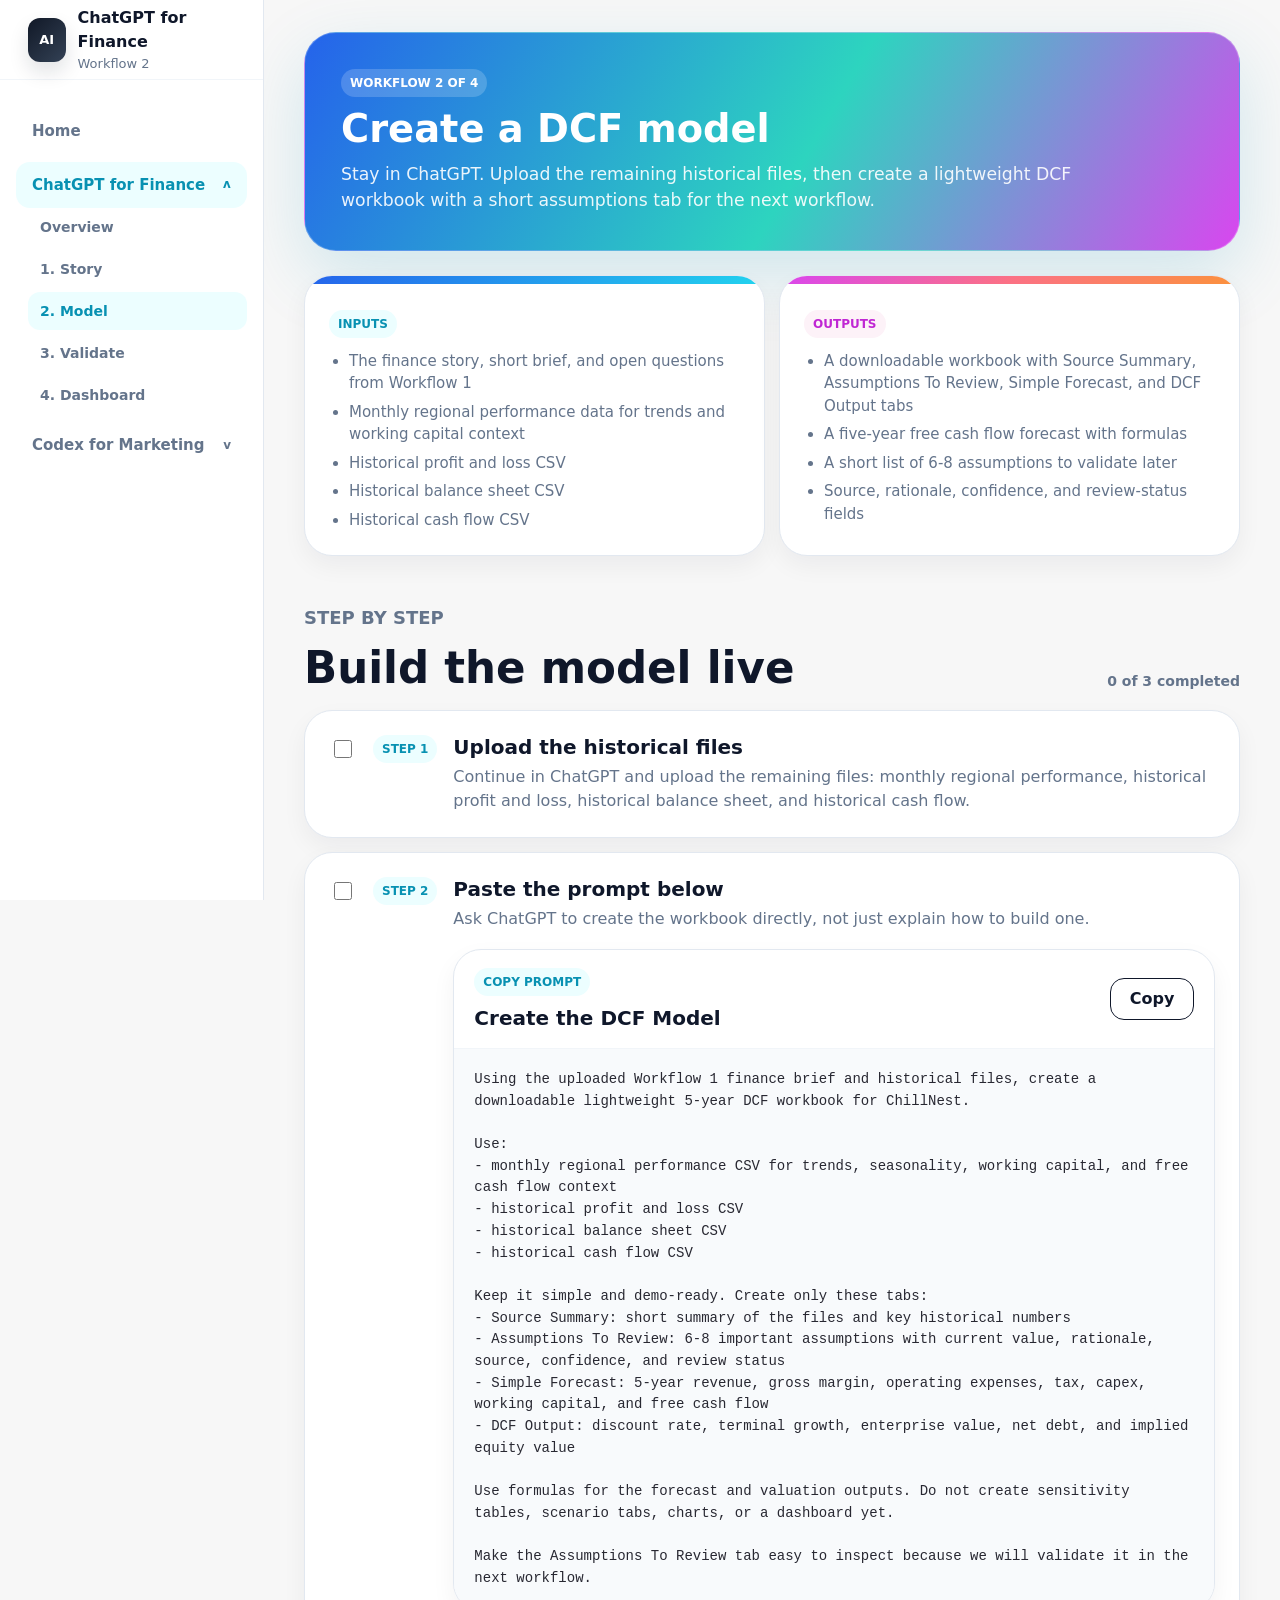
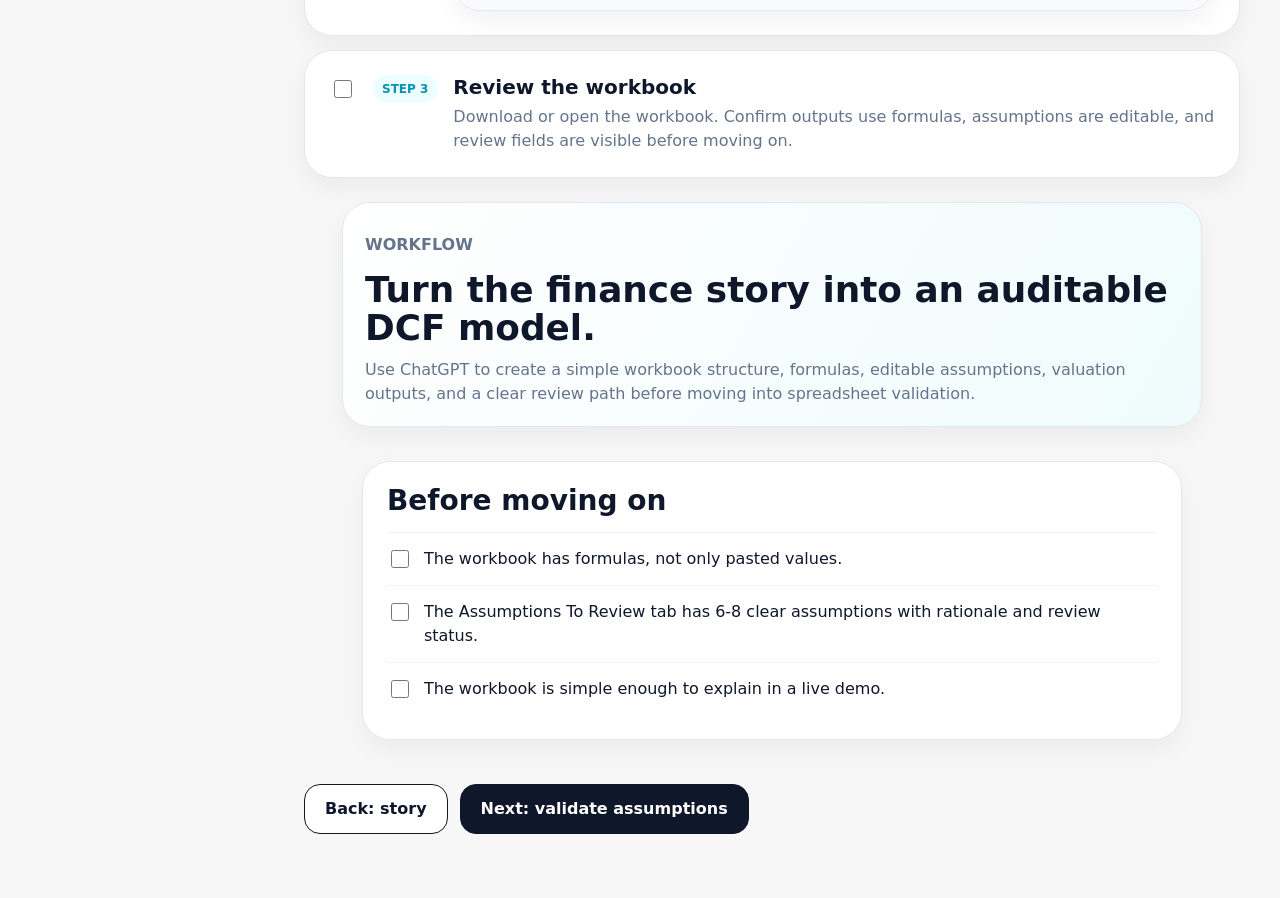
<file: model.html>
<!doctype html>
<html lang="en">
  <head>
    <meta charset="utf-8">
    <meta name="viewport" content="width=device-width, initial-scale=1">
    <title>Create the Model | ChatGPT for Finance</title>
    <meta name="description" content="Use ChatGPT to create a lightweight finance DCF workbook.">
    <link rel="stylesheet" href="./styles.css">
  </head>
  <body>
    <header class="site-header">
      <a class="brand" href="./index.html" aria-label="AI Enablement Journeys home">
        <span class="brand-mark" aria-hidden="true">AI</span>
        <span>
          <strong>ChatGPT for Finance</strong>
          <small>Workflow 2</small>
        </span>
      </a>
      <nav class="top-nav" aria-label="Site navigation">
        <a class="nav-link" href="./index.html">Home</a>
        <details class="nav-group active" open>
          <summary>ChatGPT for Finance</summary>
          <div class="nav-submenu">
            <a href="./finance.html">Overview</a>
            <a href="./story.html">1. Story</a>
            <a class="active" href="./model.html">2. Model</a>
            <a href="./validate.html">3. Validate</a>
            <a href="./dashboard.html">4. Dashboard</a>
          </div>
        </details>
        <details class="nav-group">
          <summary>Codex for Marketing</summary>
          <div class="nav-submenu">
            <a href="./marketing.html">Overview</a>
            <a href="./marketing-brief.html">1. Brief</a>
            <a href="./marketing-creative.html">2. Creative</a>
            <a href="./marketing-handoff.html">3. Handoff</a>
            <a href="./marketing-assets.html">4. Assets</a>
            <a href="./marketing-landing.html">5. Landing page</a>
          </div>
        </details>
      </nav>
    </header>

    <main class="lesson-shell">
      <aside class="lesson-sidebar">
        <p class="eyebrow">ChatGPT for Finance</p>
        <ol class="side-steps">
          <li>1. Find the story</li>
          <li class="current">2. Create the model</li>
          <li>3. Validate assumptions</li>
          <li>4. Create dashboard</li>
        </ol>
      </aside>

      <section class="lesson-main">
        <div class="lesson-hero">
          <div class="lesson-kicker">Workflow 2 of 4</div>
          <h1>Create a DCF model</h1>
          <p class="lesson-lead">
            Stay in ChatGPT. Upload the remaining historical files, then create a lightweight DCF
            workbook with a short assumptions tab for the next workflow.
          </p>
        </div>

        <div class="io-grid" aria-label="Workflow inputs and outputs">
          <article class="io-card">
            <span>Inputs</span>
            <ul>
              <li>The finance story, short brief, and open questions from Workflow 1</li>
              <li>Monthly regional performance data for trends and working capital context</li>
              <li>Historical profit and loss CSV</li>
              <li>Historical balance sheet CSV</li>
              <li>Historical cash flow CSV</li>
            </ul>
          </article>
          <article class="io-card">
            <span>Outputs</span>
            <ul>
              <li>A downloadable workbook with Source Summary, Assumptions To Review, Simple Forecast, and DCF Output tabs</li>
              <li>A five-year free cash flow forecast with formulas</li>
              <li>A short list of 6-8 assumptions to validate later</li>
              <li>Source, rationale, confidence, and review-status fields</li>
            </ul>
          </article>
        </div>

        <div class="step-section">
          <div class="workflow-header compact-heading">
            <div class="section-heading">
              <p class="eyebrow">Step by step</p>
              <h2>Build the model live</h2>
            </div>
            <span data-progress-count>0 of 3 completed</span>
          </div>
          <ol class="workflow-steps">
            <li>
              <label class="workflow-step-check">
                <input type="checkbox" data-progress-item="model-step-1" aria-label="Mark step 1 complete">
              </label>
              <span>Step 1</span>
              <div>
                <h3>Upload the historical files</h3>
                <p>Continue in ChatGPT and upload the remaining files: monthly regional performance, historical profit and loss, historical balance sheet, and historical cash flow.</p>
              </div>
            </li>
            <li>
              <label class="workflow-step-check">
                <input type="checkbox" data-progress-item="model-step-2" aria-label="Mark step 2 complete">
              </label>
              <span>Step 2</span>
              <div>
                <h3>Paste the prompt below</h3>
                <p>Ask ChatGPT to create the workbook directly, not just explain how to build one.</p>
                <article class="prompt-block">
                  <div class="prompt-header">
                    <div>
                      <span class="step-chip">Copy prompt</span>
                      <h3>Create the DCF Model</h3>
                    </div>
                    <button class="copy-button" data-copy-target="prompt-model">Copy</button>
                  </div>
                  <pre id="prompt-model"><code>Using the uploaded Workflow 1 finance brief and historical files, create a downloadable lightweight 5-year DCF workbook for ChillNest.

Use:
- monthly regional performance CSV for trends, seasonality, working capital, and free cash flow context
- historical profit and loss CSV
- historical balance sheet CSV
- historical cash flow CSV

Keep it simple and demo-ready. Create only these tabs:
- Source Summary: short summary of the files and key historical numbers
- Assumptions To Review: 6-8 important assumptions with current value, rationale, source, confidence, and review status
- Simple Forecast: 5-year revenue, gross margin, operating expenses, tax, capex, working capital, and free cash flow
- DCF Output: discount rate, terminal growth, enterprise value, net debt, and implied equity value

Use formulas for the forecast and valuation outputs. Do not create sensitivity tables, scenario tabs, charts, or a dashboard yet.

Make the Assumptions To Review tab easy to inspect because we will validate it in the next workflow.</code></pre>
                </article>
              </div>
            </li>
            <li>
              <label class="workflow-step-check">
                <input type="checkbox" data-progress-item="model-step-3" aria-label="Mark step 3 complete">
              </label>
              <span>Step 3</span>
              <div>
                <h3>Review the workbook</h3>
                <p>Download or open the workbook. Confirm outputs use formulas, assumptions are editable, and review fields are visible before moving on.</p>
              </div>
            </li>
          </ol>
        </div>

        <div class="workflow-summary">
          <p class="eyebrow">Workflow</p>
          <h2>Turn the finance story into an auditable DCF model.</h2>
          <p>
            Use ChatGPT to create a simple workbook structure, formulas, editable assumptions,
            valuation outputs, and a clear review path before moving into spreadsheet validation.
          </p>
        </div>


        <div class="checklist-card compact">
          <div class="checklist-header">
            <h2>Before moving on</h2>
          </div>
          <label class="check-row">
            <input type="checkbox" data-progress-item="model-formulas">
            <span>The workbook has formulas, not only pasted values.</span>
          </label>
          <label class="check-row">
            <input type="checkbox" data-progress-item="model-assumptions">
            <span>The Assumptions To Review tab has 6-8 clear assumptions with rationale and review status.</span>
          </label>
          <label class="check-row">
            <input type="checkbox" data-progress-item="model-docs">
            <span>The workbook is simple enough to explain in a live demo.</span>
          </label>
        </div>

        <div class="lesson-actions">
          <a class="button secondary" href="./story.html">Back: story</a>
          <a class="button primary" href="./validate.html">Next: validate assumptions</a>
        </div>
      </section>
    </main>

    <script src="./script.js"></script>
  </body>
</html>
</file>
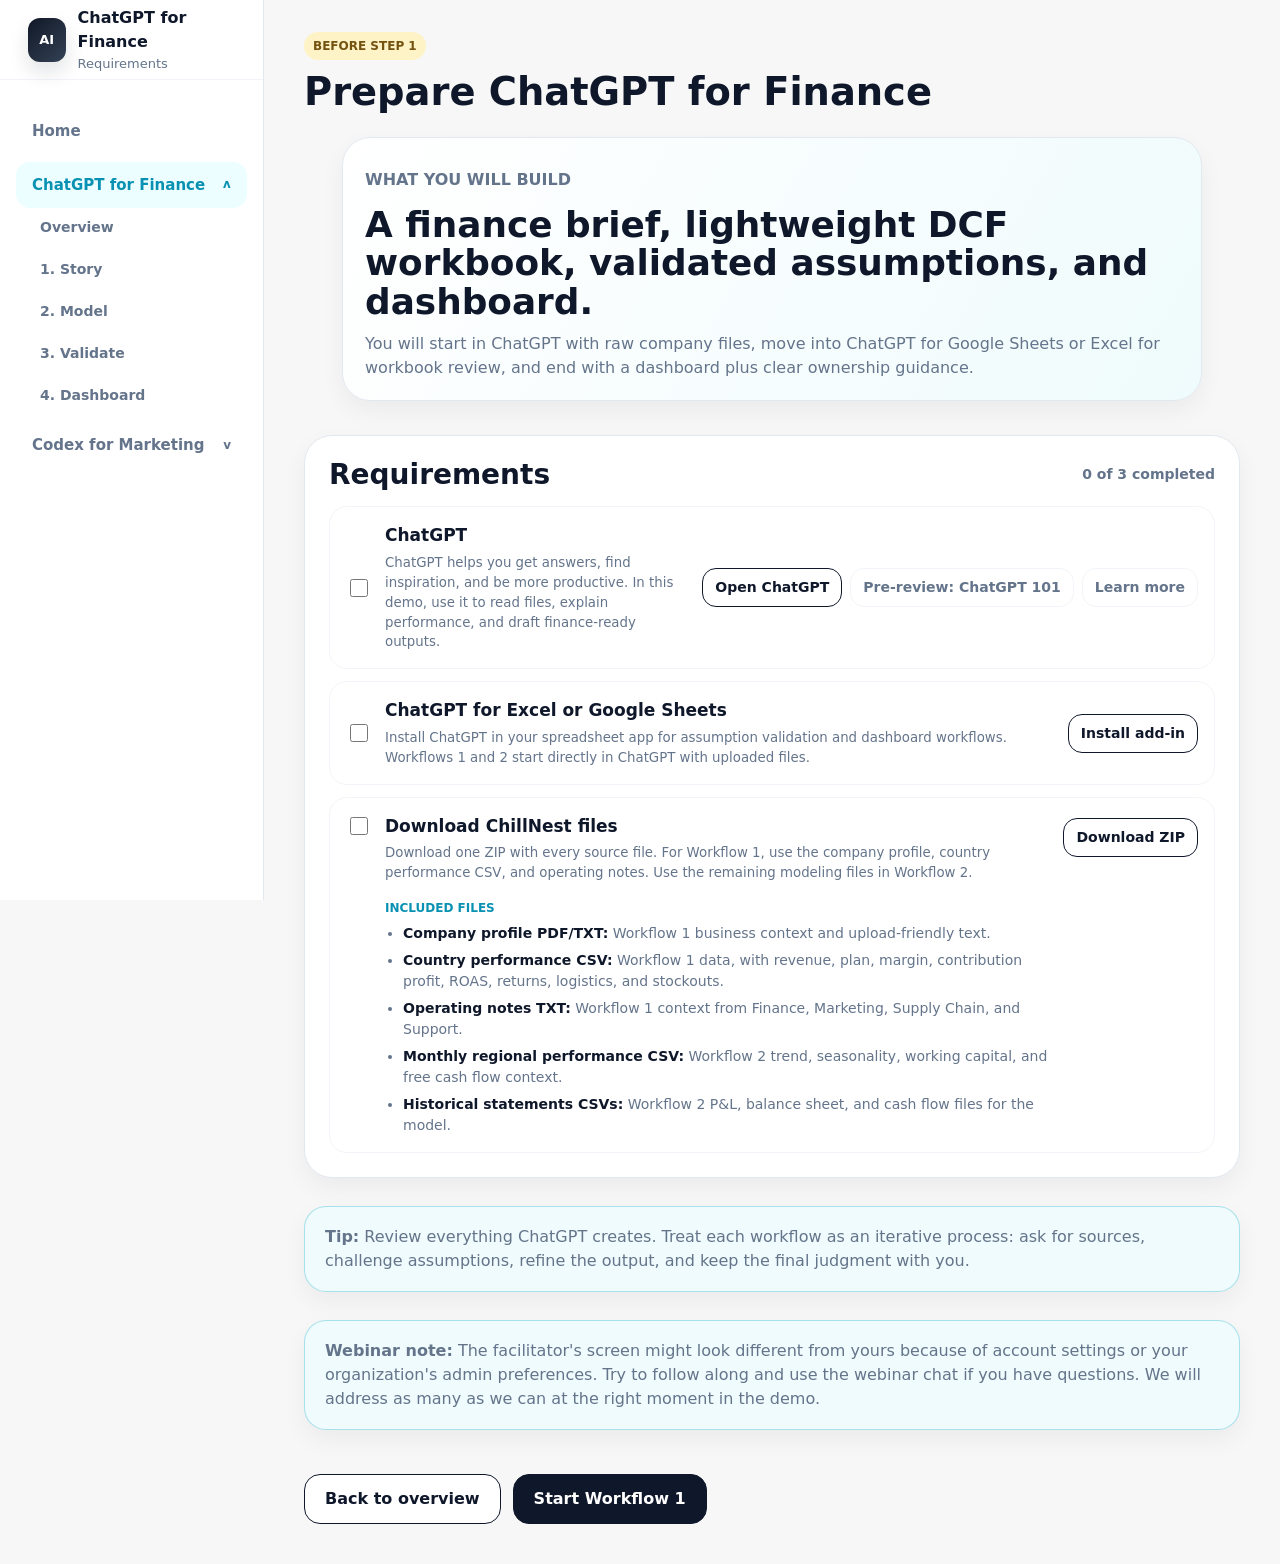
<file: setup.html>
<!doctype html>
<html lang="en">
  <head>
    <meta charset="utf-8">
    <meta name="viewport" content="width=device-width, initial-scale=1">
    <title>ChatGPT for Finance Requirements | AI Enablement Journeys</title>
    <meta name="description" content="Download the files and open the tools required for the ChatGPT for Finance journey.">
    <link rel="stylesheet" href="./styles.css">
  </head>
  <body>
    <header class="site-header">
      <a class="brand" href="./index.html" aria-label="AI Enablement Journeys home">
        <span class="brand-mark" aria-hidden="true">AI</span>
        <span>
          <strong>ChatGPT for Finance</strong>
          <small>Requirements</small>
        </span>
      </a>
      <nav class="top-nav" aria-label="Site navigation">
        <a class="nav-link" href="./index.html">Home</a>
        <details class="nav-group active" open>
          <summary>ChatGPT for Finance</summary>
          <div class="nav-submenu">
            <a href="./finance.html">Overview</a>
            <a href="./story.html">1. Story</a>
            <a href="./model.html">2. Model</a>
            <a href="./validate.html">3. Validate</a>
            <a href="./dashboard.html">4. Dashboard</a>
          </div>
        </details>
        <details class="nav-group">
          <summary>Codex for Marketing</summary>
          <div class="nav-submenu">
            <a href="./marketing.html">Overview</a>
            <a href="./marketing-brief.html">1. Brief</a>
            <a href="./marketing-creative.html">2. Creative</a>
            <a href="./marketing-handoff.html">3. Handoff</a>
            <a href="./marketing-assets.html">4. Assets</a>
            <a href="./marketing-landing.html">5. Landing page</a>
          </div>
        </details>
      </nav>
    </header>

    <main class="lesson-shell">
      <aside class="lesson-sidebar">
        <p class="eyebrow">ChatGPT for Finance</p>
        <ol class="side-steps">
          <li class="current">Requirements</li>
          <li>1. Find the story</li>
          <li>2. Create the model</li>
          <li>3. Validate assumptions</li>
          <li>4. Create dashboard</li>
        </ol>
      </aside>

      <section class="lesson-main">
        <div class="lesson-kicker">Before step 1</div>
        <h1>Prepare ChatGPT for Finance</h1>

        <div class="workflow-summary requirement-outcome">
          <p class="eyebrow">What you will build</p>
          <h2>A finance brief, lightweight DCF workbook, validated assumptions, and dashboard.</h2>
          <p>
            You will start in ChatGPT with raw company files, move into ChatGPT for Google Sheets
            or Excel for workbook review, and end with a dashboard plus clear ownership guidance.
          </p>
        </div>

        <div class="checklist-card requirements-card">
          <div class="checklist-header">
            <h2>Requirements</h2>
            <span data-progress-count>0 of 3 completed</span>
          </div>

          <div class="requirement-list">
            <div class="requirement-row">
              <input id="setup-chatgpt" type="checkbox" data-progress-item="setup-chatgpt">
              <label class="requirement-main" for="setup-chatgpt">
                <strong>ChatGPT</strong>
                <small>ChatGPT helps you get answers, find inspiration, and be more productive. In this demo, use it to read files, explain performance, and draft finance-ready outputs.</small>
              </label>
              <div class="requirement-actions">
                <a class="requirement-link" href="https://chatgpt.com/" target="_blank" rel="noreferrer">Open ChatGPT</a>
                <a class="requirement-link requirement-link-secondary" href="https://academy.openai.com/home/clubs/work-users-ynjqu/videos/chatgpt-101-a-guide-to-your-ai-superassistant-recording" target="_blank" rel="noreferrer">Pre-review: ChatGPT 101</a>
                <a class="requirement-link requirement-link-secondary" href="https://chatgpt.com/overview/" target="_blank" rel="noreferrer">Learn more</a>
              </div>
            </div>

            <div class="requirement-row">
              <input id="setup-sheets" type="checkbox" data-progress-item="setup-sheets">
              <label class="requirement-main" for="setup-sheets">
                <strong>ChatGPT for Excel or Google Sheets</strong>
                <small>Install ChatGPT in your spreadsheet app for assumption validation and dashboard workflows. Workflows 1 and 2 start directly in ChatGPT with uploaded files.</small>
              </label>
              <a class="requirement-link" href="https://chatgpt.com/apps/spreadsheets/" target="_blank" rel="noreferrer">Install add-in</a>
            </div>

            <div class="requirement-row requirement-row-large">
              <input id="setup-files" type="checkbox" data-progress-item="setup-files">
              <label class="requirement-main" for="setup-files">
                <strong>Download ChillNest files</strong>
                <small>Download one ZIP with every source file. For Workflow 1, use the company profile, country performance CSV, and operating notes. Use the remaining modeling files in Workflow 2.</small>
                <span class="file-list-title">Included files</span>
                <ul class="file-list">
                  <li><b>Company profile PDF/TXT:</b> Workflow 1 business context and upload-friendly text.</li>
                  <li><b>Country performance CSV:</b> Workflow 1 data, with revenue, plan, margin, contribution profit, ROAS, returns, logistics, and stockouts.</li>
                  <li><b>Operating notes TXT:</b> Workflow 1 context from Finance, Marketing, Supply Chain, and Support.</li>
                  <li><b>Monthly regional performance CSV:</b> Workflow 2 trend, seasonality, working capital, and free cash flow context.</li>
                  <li><b>Historical statements CSVs:</b> Workflow 2 P&amp;L, balance sheet, and cash flow files for the model.</li>
                </ul>
              </label>
              <a class="requirement-link" href="./demo-files/chillnest_finance_source_pack.zip" download>Download ZIP</a>
            </div>
          </div>
        </div>

        <div class="callout">
          <strong>Tip:</strong>
          Review everything ChatGPT creates. Treat each workflow as an iterative process: ask for
          sources, challenge assumptions, refine the output, and keep the final judgment with you.
        </div>

        <div class="callout">
          <strong>Webinar note:</strong>
          The facilitator's screen might look different from yours because of account settings or
          your organization's admin preferences. Try to follow along and use the webinar chat if you
          have questions. We will address as many as we can at the right moment in the demo.
        </div>

        <div class="lesson-actions">
          <a class="button secondary" href="./finance.html">Back to overview</a>
          <a class="button primary" href="./story.html">Start Workflow 1</a>
        </div>
      </section>
    </main>

    <script src="./script.js"></script>
  </body>
</html>
</file>
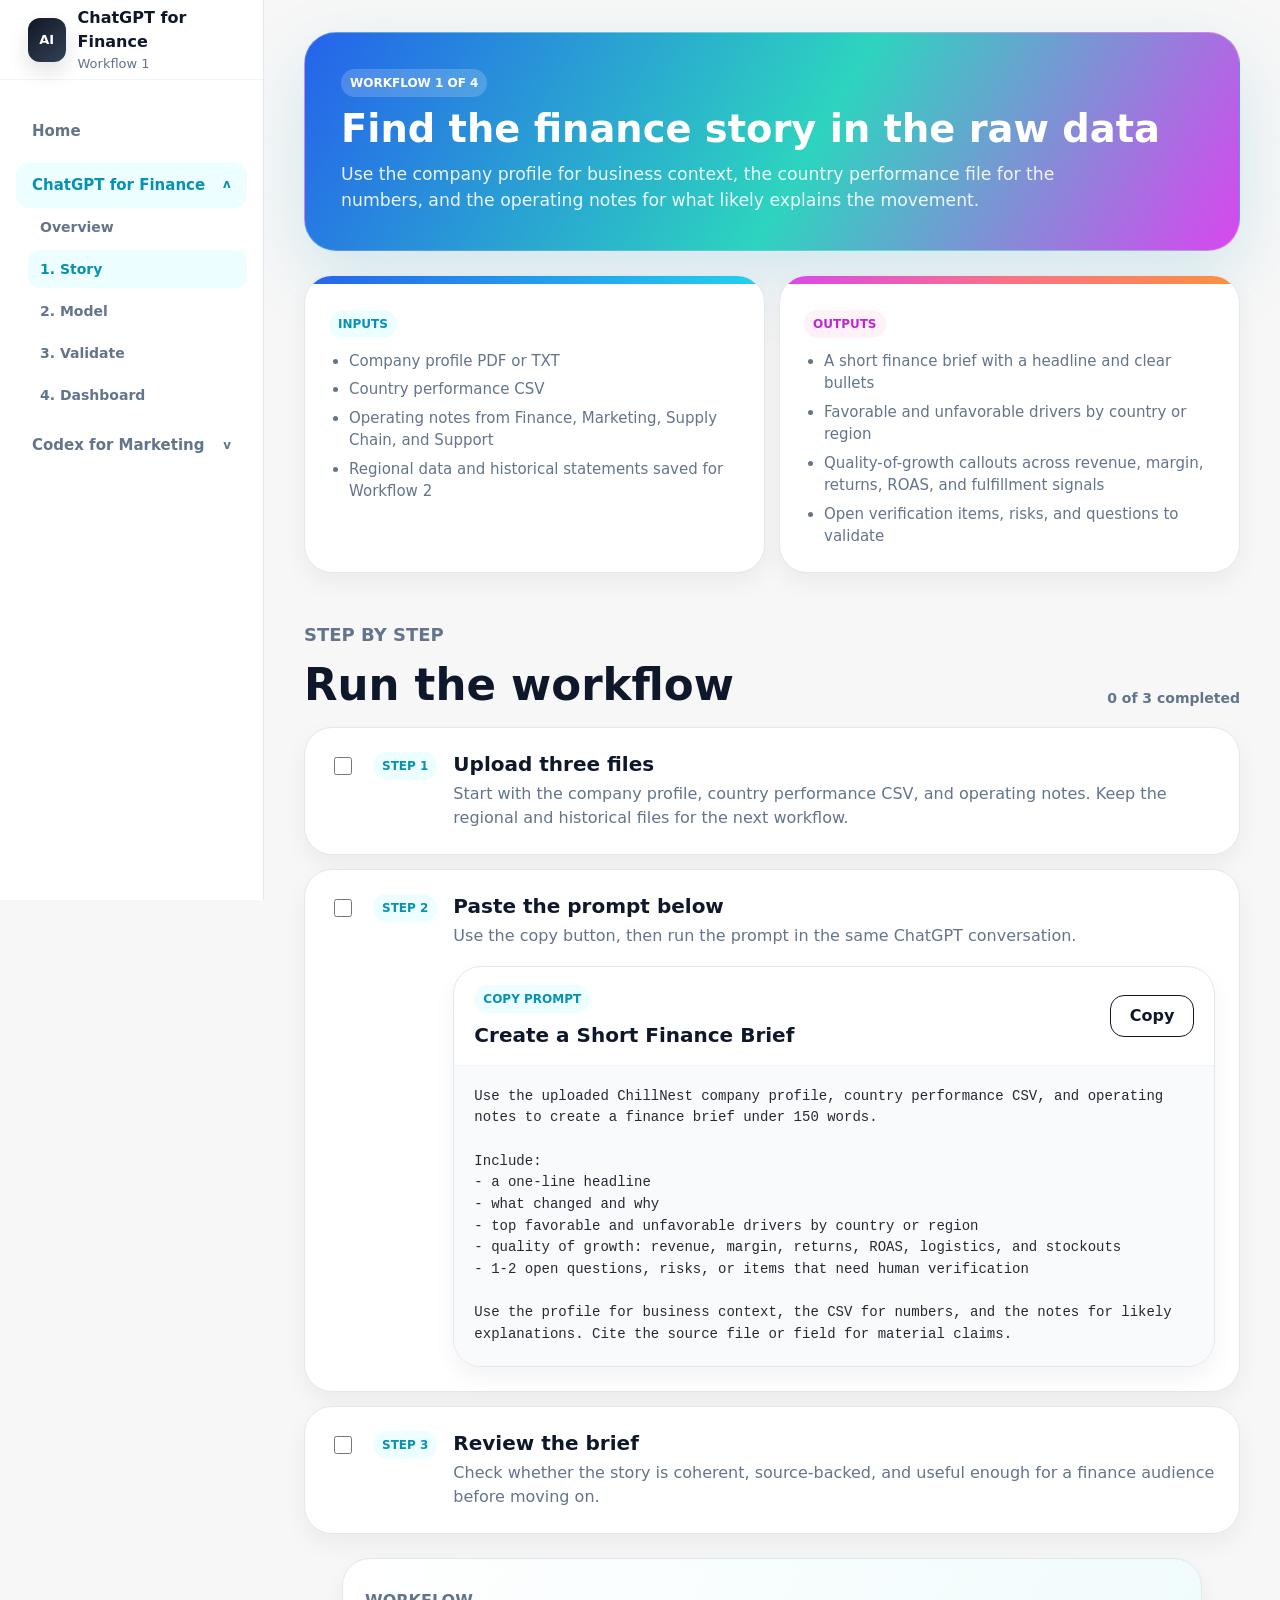
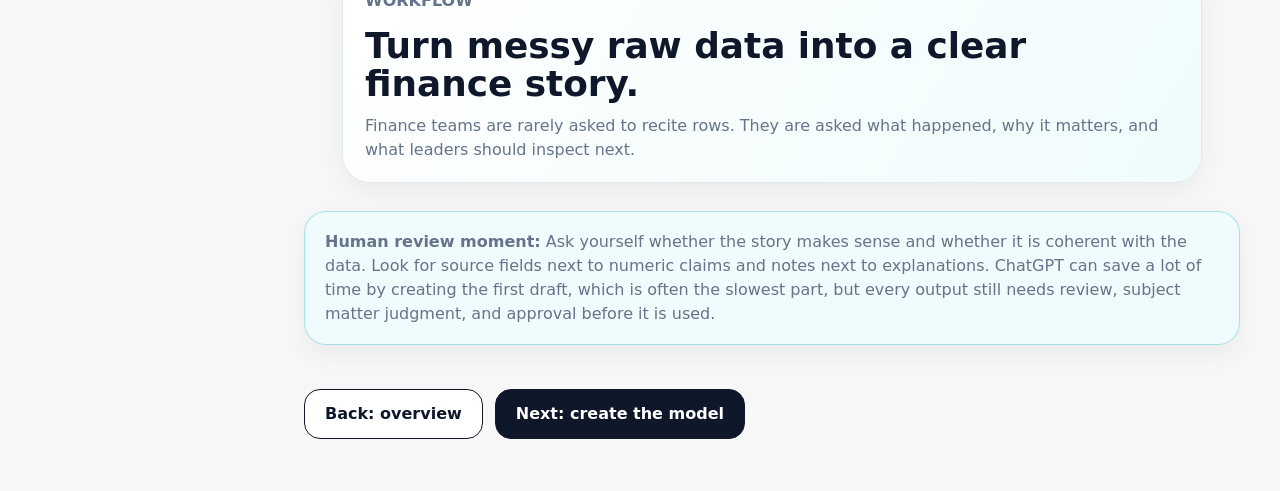
<file: story.html>
<!doctype html>
<html lang="en">
  <head>
    <meta charset="utf-8">
    <meta name="viewport" content="width=device-width, initial-scale=1">
    <title>Find the Story | ChatGPT for Finance</title>
    <meta name="description" content="Use ChatGPT to explain raw finance performance data.">
    <link rel="stylesheet" href="./styles.css">
  </head>
  <body>
    <header class="site-header">
      <a class="brand" href="./index.html" aria-label="AI Enablement Journeys home">
        <span class="brand-mark" aria-hidden="true">AI</span>
        <span>
          <strong>ChatGPT for Finance</strong>
          <small>Workflow 1</small>
        </span>
      </a>
      <nav class="top-nav" aria-label="Site navigation">
        <a class="nav-link" href="./index.html">Home</a>
        <details class="nav-group active" open>
          <summary>ChatGPT for Finance</summary>
          <div class="nav-submenu">
            <a href="./finance.html">Overview</a>
            <a class="active" href="./story.html">1. Story</a>
            <a href="./model.html">2. Model</a>
            <a href="./validate.html">3. Validate</a>
            <a href="./dashboard.html">4. Dashboard</a>
          </div>
        </details>
        <details class="nav-group">
          <summary>Codex for Marketing</summary>
          <div class="nav-submenu">
            <a href="./marketing.html">Overview</a>
            <a href="./marketing-brief.html">1. Brief</a>
            <a href="./marketing-creative.html">2. Creative</a>
            <a href="./marketing-handoff.html">3. Handoff</a>
            <a href="./marketing-assets.html">4. Assets</a>
            <a href="./marketing-landing.html">5. Landing page</a>
          </div>
        </details>
      </nav>
    </header>

    <main class="lesson-shell">
      <aside class="lesson-sidebar">
        <p class="eyebrow">ChatGPT for Finance</p>
        <ol class="side-steps">
          <li class="current">1. Find the story</li>
          <li>2. Create the model</li>
          <li>3. Validate assumptions</li>
          <li>4. Create dashboard</li>
        </ol>
      </aside>

      <section class="lesson-main">
        <div class="lesson-hero">
          <div class="lesson-kicker">Workflow 1 of 4</div>
          <h1>Find the finance story in the raw data</h1>
          <p class="lesson-lead">
            Use the company profile for business context, the country performance file for the
            numbers, and the operating notes for what likely explains the movement.
          </p>
        </div>

        <div class="io-grid" aria-label="Workflow inputs and outputs">
          <article class="io-card">
            <span>Inputs</span>
            <ul>
              <li>Company profile PDF or TXT</li>
              <li>Country performance CSV</li>
              <li>Operating notes from Finance, Marketing, Supply Chain, and Support</li>
              <li>Regional data and historical statements saved for Workflow 2</li>
            </ul>
          </article>
          <article class="io-card">
            <span>Outputs</span>
            <ul>
              <li>A short finance brief with a headline and clear bullets</li>
              <li>Favorable and unfavorable drivers by country or region</li>
              <li>Quality-of-growth callouts across revenue, margin, returns, ROAS, and fulfillment signals</li>
              <li>Open verification items, risks, and questions to validate</li>
            </ul>
          </article>
        </div>

        <div class="step-section">
          <div class="workflow-header compact-heading">
            <div class="section-heading">
              <p class="eyebrow">Step by step</p>
              <h2>Run the workflow</h2>
            </div>
            <span data-progress-count>0 of 3 completed</span>
          </div>
          <ol class="workflow-steps">
            <li>
              <label class="workflow-step-check">
                <input type="checkbox" data-progress-item="story-step-1" aria-label="Mark step 1 complete">
              </label>
              <span>Step 1</span>
              <div>
                <h3>Upload three files</h3>
                <p>Start with the company profile, country performance CSV, and operating notes. Keep the regional and historical files for the next workflow.</p>
              </div>
            </li>
            <li>
              <label class="workflow-step-check">
                <input type="checkbox" data-progress-item="story-step-2" aria-label="Mark step 2 complete">
              </label>
              <span>Step 2</span>
              <div>
                <h3>Paste the prompt below</h3>
                <p>Use the copy button, then run the prompt in the same ChatGPT conversation.</p>
                <article class="prompt-block">
                  <div class="prompt-header">
                    <div>
                      <span class="step-chip">Copy prompt</span>
                      <h3>Create a Short Finance Brief</h3>
                    </div>
                    <button class="copy-button" data-copy-target="prompt-story">Copy</button>
                  </div>
                  <pre id="prompt-story"><code>Use the uploaded ChillNest company profile, country performance CSV, and operating notes to create a finance brief under 150 words.

Include:
- a one-line headline
- what changed and why
- top favorable and unfavorable drivers by country or region
- quality of growth: revenue, margin, returns, ROAS, logistics, and stockouts
- 1-2 open questions, risks, or items that need human verification

Use the profile for business context, the CSV for numbers, and the notes for likely explanations. Cite the source file or field for material claims.</code></pre>
                </article>
              </div>
            </li>
            <li>
              <label class="workflow-step-check">
                <input type="checkbox" data-progress-item="story-step-3" aria-label="Mark step 3 complete">
              </label>
              <span>Step 3</span>
              <div>
                <h3>Review the brief</h3>
                <p>Check whether the story is coherent, source-backed, and useful enough for a finance audience before moving on.</p>
              </div>
            </li>
          </ol>
        </div>

        <div class="workflow-summary">
          <p class="eyebrow">Workflow</p>
          <h2>Turn messy raw data into a clear finance story.</h2>
          <p>
            Finance teams are rarely asked to recite rows. They are asked what happened, why it
            matters, and what leaders should inspect next.
          </p>
        </div>

        <div class="callout">
          <strong>Human review moment:</strong>
          Ask yourself whether the story makes sense and whether it is coherent with the data.
          Look for source fields next to numeric claims and notes next to explanations. ChatGPT can
          save a lot of time by creating the first draft, which is often the slowest part, but every
          output still needs review, subject matter judgment, and approval before it is used.
        </div>

        <div class="lesson-actions">
          <a class="button secondary" href="./finance.html">Back: overview</a>
          <a class="button primary" href="./model.html">Next: create the model</a>
        </div>
      </section>
    </main>

    <script src="./script.js"></script>
  </body>
</html>
</file>
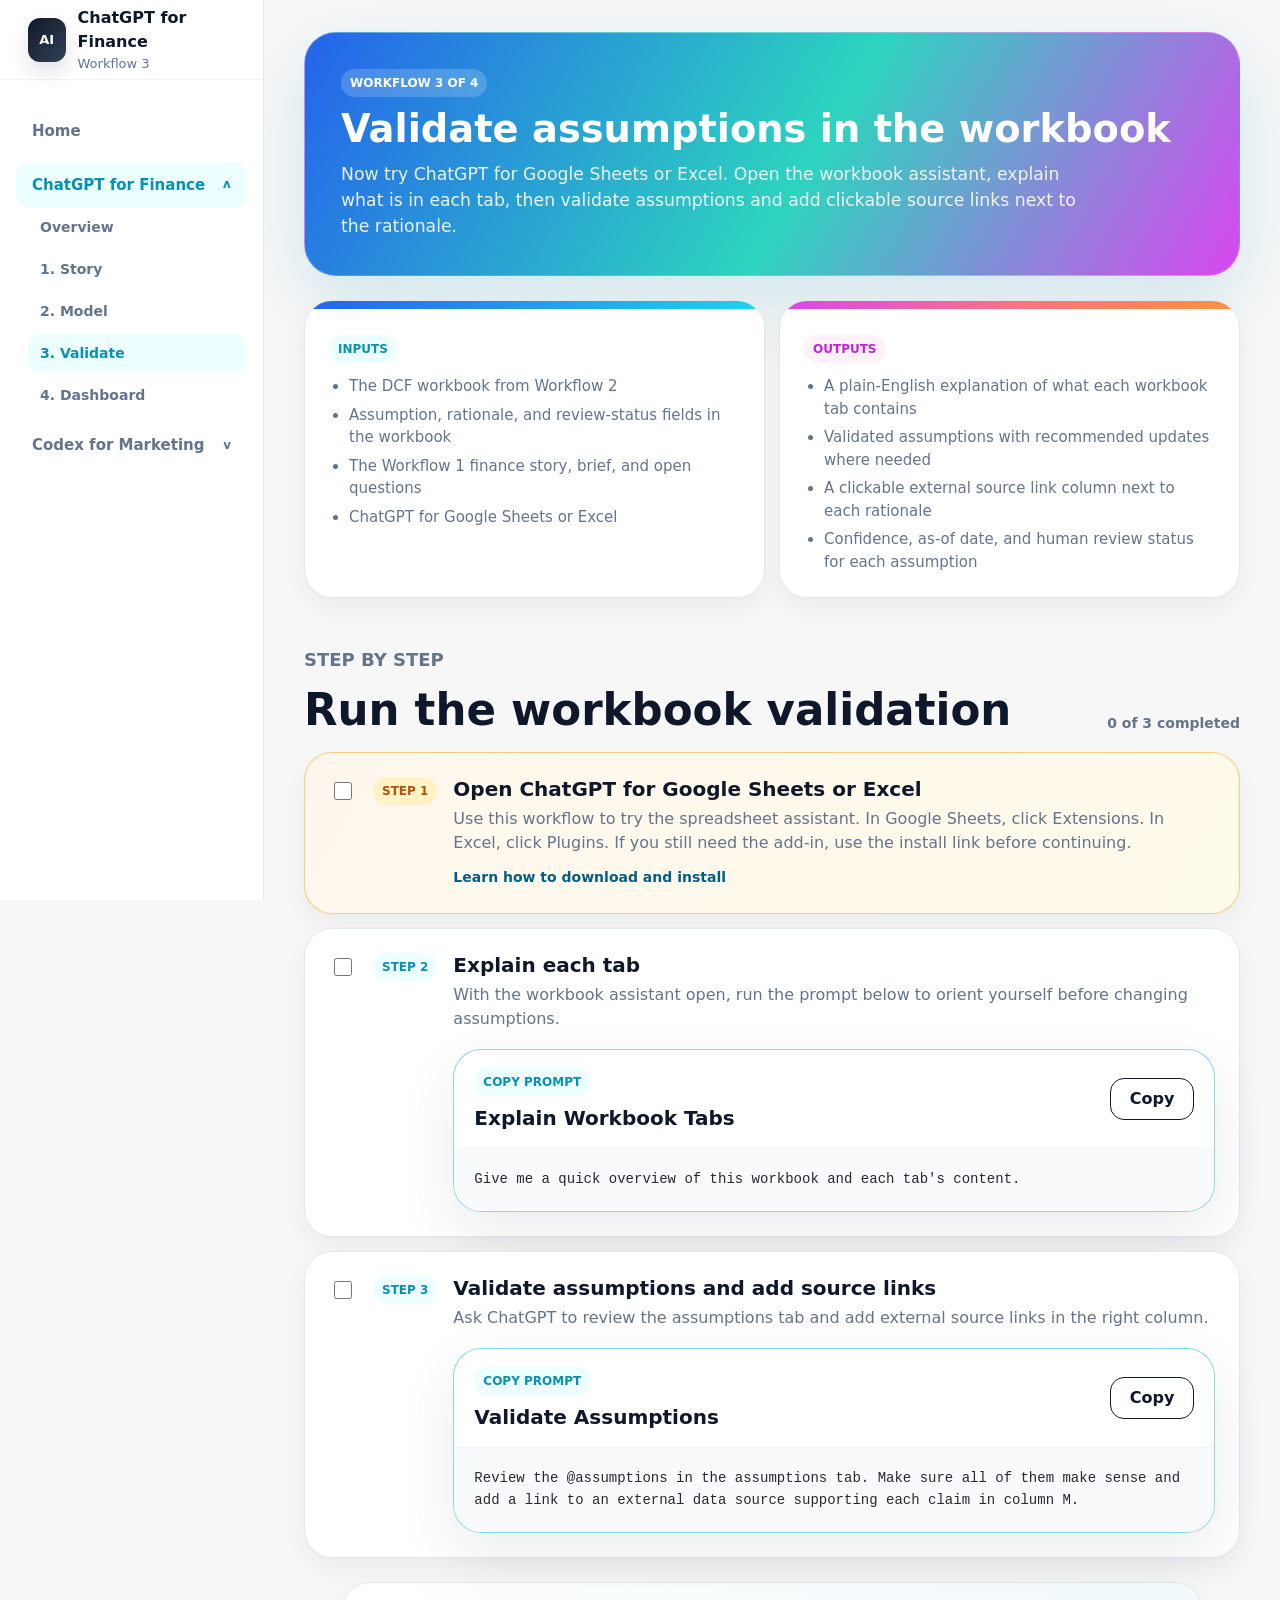
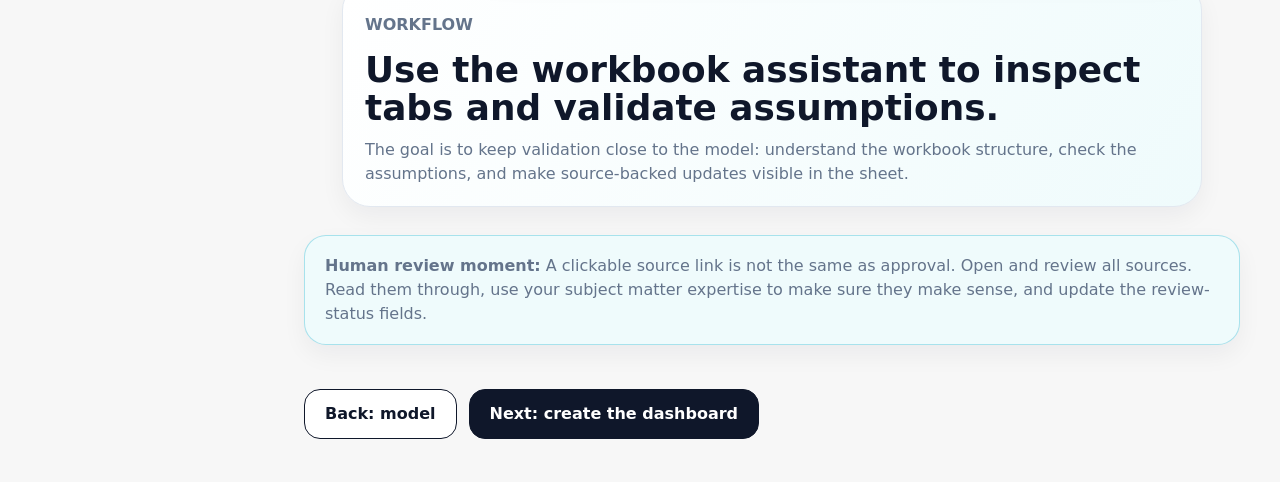
<file: validate.html>
<!doctype html>
<html lang="en">
  <head>
    <meta charset="utf-8">
    <meta name="viewport" content="width=device-width, initial-scale=1">
    <title>Validate Assumptions | ChatGPT for Finance</title>
    <meta name="description" content="Use ChatGPT for Sheets or Excel to explain workbook tabs and validate finance assumptions.">
    <link rel="stylesheet" href="./styles.css">
  </head>
  <body>
    <header class="site-header">
      <a class="brand" href="./index.html" aria-label="AI Enablement Journeys home">
        <span class="brand-mark" aria-hidden="true">AI</span>
        <span>
          <strong>ChatGPT for Finance</strong>
          <small>Workflow 3</small>
        </span>
      </a>
      <nav class="top-nav" aria-label="Site navigation">
        <a class="nav-link" href="./index.html">Home</a>
        <details class="nav-group active" open>
          <summary>ChatGPT for Finance</summary>
          <div class="nav-submenu">
            <a href="./finance.html">Overview</a>
            <a href="./story.html">1. Story</a>
            <a href="./model.html">2. Model</a>
            <a class="active" href="./validate.html">3. Validate</a>
            <a href="./dashboard.html">4. Dashboard</a>
          </div>
        </details>
        <details class="nav-group">
          <summary>Codex for Marketing</summary>
          <div class="nav-submenu">
            <a href="./marketing.html">Overview</a>
            <a href="./marketing-brief.html">1. Brief</a>
            <a href="./marketing-creative.html">2. Creative</a>
            <a href="./marketing-handoff.html">3. Handoff</a>
            <a href="./marketing-assets.html">4. Assets</a>
            <a href="./marketing-landing.html">5. Landing page</a>
          </div>
        </details>
      </nav>
    </header>

    <main class="lesson-shell">
      <aside class="lesson-sidebar">
        <p class="eyebrow">ChatGPT for Finance</p>
        <ol class="side-steps">
          <li>1. Find the story</li>
          <li>2. Create the model</li>
          <li class="current">3. Validate assumptions</li>
          <li>4. Create dashboard</li>
        </ol>
      </aside>

      <section class="lesson-main">
        <div class="lesson-hero">
          <div class="lesson-kicker">Workflow 3 of 4</div>
          <h1>Validate assumptions in the workbook</h1>
          <p class="lesson-lead">
            Now try ChatGPT for Google Sheets or Excel. Open the workbook assistant, explain what is
            in each tab, then validate assumptions and add clickable source links next to the rationale.
          </p>
        </div>

        <div class="io-grid" aria-label="Workflow inputs and outputs">
          <article class="io-card">
            <span>Inputs</span>
            <ul>
              <li>The DCF workbook from Workflow 2</li>
              <li>Assumption, rationale, and review-status fields in the workbook</li>
              <li>The Workflow 1 finance story, brief, and open questions</li>
              <li>ChatGPT for Google Sheets or Excel</li>
            </ul>
          </article>
          <article class="io-card">
            <span>Outputs</span>
            <ul>
              <li>A plain-English explanation of what each workbook tab contains</li>
              <li>Validated assumptions with recommended updates where needed</li>
              <li>A clickable external source link column next to each rationale</li>
              <li>Confidence, as-of date, and human review status for each assumption</li>
            </ul>
          </article>
        </div>

        <div class="step-section">
          <div class="workflow-header compact-heading">
            <div class="section-heading">
              <p class="eyebrow">Step by step</p>
              <h2>Run the workbook validation</h2>
            </div>
            <span data-progress-count>0 of 3 completed</span>
          </div>
          <ol class="workflow-steps">
            <li class="tool-highlight">
              <label class="workflow-step-check">
                <input type="checkbox" data-progress-item="validate-step-1" aria-label="Mark step 1 complete">
              </label>
              <span>Step 1</span>
              <div>
                <h3>Open ChatGPT for Google Sheets or Excel</h3>
                <p>Use this workflow to try the spreadsheet assistant. In Google Sheets, click Extensions. In Excel, click Plugins. If you still need the add-in, use the install link before continuing.</p>
                <a class="inline-resource-link" href="https://chatgpt.com/apps/spreadsheets/" target="_blank" rel="noreferrer">Learn how to download and install</a>
              </div>
            </li>
            <li>
              <label class="workflow-step-check">
                <input type="checkbox" data-progress-item="validate-step-2" aria-label="Mark step 2 complete">
              </label>
              <span>Step 2</span>
              <div>
                <h3>Explain each tab</h3>
                <p>With the workbook assistant open, run the prompt below to orient yourself before changing assumptions.</p>
                <article class="prompt-block featured-prompt">
                  <div class="prompt-header">
                    <div>
                      <span class="step-chip">Copy prompt</span>
                      <h3>Explain Workbook Tabs</h3>
                    </div>
                    <button class="copy-button" data-copy-target="prompt-tabs">Copy</button>
                  </div>
                  <pre id="prompt-tabs"><code>Give me a quick overview of this workbook and each tab's content.</code></pre>
                </article>
              </div>
            </li>
            <li>
              <label class="workflow-step-check">
                <input type="checkbox" data-progress-item="validate-step-3" aria-label="Mark step 3 complete">
              </label>
              <span>Step 3</span>
              <div>
                <h3>Validate assumptions and add source links</h3>
                <p>Ask ChatGPT to review the assumptions tab and add external source links in the right column.</p>
                <article class="prompt-block featured-prompt">
                  <div class="prompt-header">
                    <div>
                      <span class="step-chip">Copy prompt</span>
                      <h3>Validate Assumptions</h3>
                    </div>
                    <button class="copy-button" data-copy-target="prompt-validate">Copy</button>
                  </div>
                  <pre id="prompt-validate"><code>Review the @assumptions in the assumptions tab. Make sure all of them make sense and add a link to an external data source supporting each claim in column M.</code></pre>
                </article>
              </div>
            </li>
          </ol>
        </div>

        <div class="workflow-summary">
          <p class="eyebrow">Workflow</p>
          <h2>Use the workbook assistant to inspect tabs and validate assumptions.</h2>
          <p>
            The goal is to keep validation close to the model: understand the workbook structure,
            check the assumptions, and make source-backed updates visible in the sheet.
          </p>
        </div>

        <div class="callout">
          <strong>Human review moment:</strong>
          A clickable source link is not the same as approval. Open and review all sources. Read
          them through, use your subject matter expertise to make sure they make sense, and update
          the review-status fields.
        </div>

        <div class="lesson-actions">
          <a class="button secondary" href="./model.html">Back: model</a>
          <a class="button primary" href="./dashboard.html">Next: create the dashboard</a>
        </div>
      </section>
    </main>

    <script src="./script.js"></script>
  </body>
</html>
</file>
<file: styles.css>
:root {
  --ink: #0f172a;
  --muted: #64748b;
  --line: #e2e8f0;
  --soft-line: #f1f5f9;
  --paper: #ffffff;
  --wash: #f7f7f7;
  --aqua: #06b6d4;
  --aqua-dark: #0891b2;
  --mint: #ecfeff;
  --sun: #fef3c7;
  --coral: #fff1f2;
  --green: #167a4a;
  --red: #b73928;
  --shadow: 0 22px 60px rgba(15, 23, 42, 0.08);
  --soft-shadow: 0 10px 24px rgba(15, 23, 42, 0.05);
  --sidebar-width: 264px;
}

* {
  box-sizing: border-box;
}

html {
  scroll-behavior: smooth;
}

body {
  margin: 0;
  background: var(--wash);
  color: var(--ink);
  font-family: Inter, ui-sans-serif, system-ui, -apple-system, BlinkMacSystemFont, "Segoe UI", sans-serif;
  font-size: 16px;
  line-height: 1.5;
}

a {
  color: inherit;
  text-decoration: none;
}

a:hover {
  color: var(--aqua-dark);
}

h1,
h2,
h3,
p {
  overflow-wrap: anywhere;
}

h1,
h2,
h3 {
  margin: 0;
  letter-spacing: 0;
}

h1 {
  max-width: 980px;
  font-size: clamp(42px, 6vw, 76px);
  line-height: 1.02;
}

h2 {
  font-size: clamp(26px, 3.4vw, 44px);
  line-height: 1.08;
}

h3 {
  font-size: 22px;
  line-height: 1.2;
}

p {
  margin: 0;
}

.site-header {
  position: fixed;
  top: 0;
  left: 0;
  z-index: 20;
  display: flex;
  flex-direction: column;
  align-items: stretch;
  gap: 0;
  width: var(--sidebar-width);
  height: 100vh;
  padding: 0;
  background: #ffffff;
  border-right: 1px solid var(--line);
  border-bottom: 0;
  box-shadow: none;
  backdrop-filter: none;
}

.brand {
  display: flex;
  align-items: center;
  gap: 12px;
  min-width: 0;
  min-height: 80px;
  padding: 0 28px;
  border-bottom: 1px solid var(--soft-line);
}

.brand-mark {
  display: grid;
  place-items: center;
  width: 44px;
  height: 44px;
  border-radius: 12px;
  background: linear-gradient(135deg, #111827, #334155);
  color: #ffffff;
  font-size: 13px;
  font-weight: 800;
  box-shadow: 0 10px 20px rgba(15, 23, 42, 0.12);
}

.brand strong,
.brand small {
  display: block;
}

.brand small {
  color: var(--muted);
  font-size: 13px;
}

.top-nav {
  display: flex;
  flex-direction: column;
  align-items: stretch;
  gap: 8px;
  padding: 28px 16px;
  border: 0;
  border-radius: 0;
  background: transparent;
  color: var(--muted);
  font-size: 15px;
  font-weight: 700;
  overflow-x: visible;
}

.top-nav a,
.nav-group summary {
  display: inline-flex;
  align-items: center;
  min-height: 46px;
  padding: 10px 16px;
  border-radius: 14px;
  white-space: nowrap;
  transition: background 180ms ease, color 180ms ease, transform 180ms ease;
}

.top-nav a:hover,
.nav-group summary:hover {
  background: #f8fafc;
  color: var(--ink);
  transform: translateX(2px);
}

.top-nav a.active,
.nav-group.active > summary {
  background: #ecfeff;
  color: var(--aqua-dark);
}

.nav-group {
  display: grid;
  gap: 6px;
}

.nav-group summary {
  justify-content: space-between;
  cursor: pointer;
  list-style: none;
}

.nav-group summary::-webkit-details-marker {
  display: none;
}

.nav-group summary::after {
  content: "v";
  margin-left: 10px;
  color: currentColor;
  font-size: 12px;
  transition: transform 180ms ease;
}

.nav-group[open] summary::after {
  transform: rotate(180deg);
}

.nav-submenu {
  display: grid;
  gap: 4px;
  padding-left: 12px;
}

.nav-submenu a {
  min-height: 38px;
  padding: 7px 12px;
  border-radius: 12px;
  font-size: 14px;
  font-weight: 750;
}

body > main,
body > footer {
  margin-left: var(--sidebar-width);
}

.journey-hero {
  display: grid;
  grid-template-columns: minmax(0, 1.35fr) minmax(320px, 0.65fr);
  gap: 32px;
  align-items: stretch;
  min-height: auto;
  margin: 40px;
  padding: clamp(42px, 6vw, 72px);
  background:
    linear-gradient(120deg, rgba(37, 99, 235, 0.12), transparent 34%),
    linear-gradient(180deg, #ffffff 0%, #f8fafc 100%);
  border: 1px solid rgba(226, 232, 240, 0.8);
  border-radius: 40px;
  box-shadow: var(--soft-shadow);
}

.intro-hero {
  display: flex;
  align-items: center;
  margin: 40px 40px 0;
  padding: clamp(46px, 6vw, 84px);
  overflow: hidden;
  background: linear-gradient(120deg, #2563eb 0%, #2dd4bf 54%, #d946ef 100%);
  border: 1px solid rgba(255, 255, 255, 0.25);
  border-radius: 40px;
  box-shadow: 0 24px 70px rgba(8, 145, 178, 0.16);
  color: #ffffff;
}

.compact-hero {
  padding-block: clamp(42px, 5vw, 68px);
}

.intro-copy {
  max-width: 1040px;
}

.intro-hero h1 {
  font-size: clamp(42px, 6vw, 76px);
  line-height: 0.98;
}

.intro-hero .eyebrow {
  color: rgba(255, 255, 255, 0.88);
}

.intro-hero .hero-text {
  color: rgba(255, 255, 255, 0.9);
}

.hero-content {
  display: flex;
  flex-direction: column;
  justify-content: center;
}

.eyebrow {
  margin: 0 0 14px;
  color: var(--aqua-dark);
  font-size: 13px;
  font-weight: 800;
  text-transform: uppercase;
}

.hero-text,
.lesson-lead,
.section-heading p,
.case-card p,
.download-card small,
.journey-card p,
.learning-panel p,
.workflow-summary p,
.io-card li,
.workflow-steps p,
.callout,
.adapt-card p {
  color: var(--muted);
}

.hero-text {
  max-width: 780px;
  margin-top: 28px;
  font-size: clamp(18px, 1.8vw, 22px);
}

.hero-actions,
.lesson-actions,
.download-actions {
  display: flex;
  flex-wrap: wrap;
  gap: 12px;
  margin-top: 34px;
}

.button {
  display: inline-flex;
  align-items: center;
  justify-content: center;
  min-height: 50px;
  padding: 12px 20px;
  border: 1px solid var(--ink);
  border-radius: 16px;
  font-weight: 800;
  transition: transform 180ms ease, box-shadow 180ms ease, background 180ms ease, color 180ms ease;
}

.button.primary {
  background: var(--ink);
  color: #ffffff;
}

.button.primary:hover {
  background: #35363a;
  color: #ffffff;
  transform: translateY(-1px);
  box-shadow: var(--soft-shadow);
}

.button.secondary {
  background: #ffffff;
  color: var(--ink);
}

.case-card,
.journey-card,
.download-card,
.checklist-card,
.learning-panel article,
.workflow-summary,
.io-card,
.workflow-steps li,
.prompt-block,
.review-card,
.adapt-card,
.kpi-preview article {
  border: 1px solid var(--line);
  border-radius: 28px;
  background: #ffffff;
}

.case-card {
  align-self: center;
  min-height: 420px;
  padding: 28px;
  box-shadow: var(--shadow);
}

.panel-label,
.step-chip,
.download-card span,
.lesson-kicker {
  display: inline-flex;
  align-items: center;
  min-height: 28px;
  padding: 4px 9px;
  border-radius: 999px;
  background: var(--mint);
  color: var(--aqua-dark);
  font-size: 12px;
  font-weight: 850;
  text-transform: uppercase;
}

.case-card h2 {
  margin-top: 18px;
}

.case-card p {
  margin-top: 16px;
  font-size: 18px;
}

.case-metric {
  display: grid;
  gap: 6px;
  margin-top: 28px;
  padding: 18px;
  border-radius: 8px;
  background: var(--wash);
}

.case-metric span {
  color: var(--muted);
  font-size: 13px;
  font-weight: 800;
  text-transform: uppercase;
}

.case-metric strong {
  font-size: 20px;
  line-height: 1.25;
}

.section {
  padding: 58px 40px;
}

.journey-picker {
  padding-top: 46px;
}

.journey-picker .section-heading {
  margin-bottom: 26px;
}

.section-tint {
  margin: 0 40px 40px;
  background: #ffffff;
  border: 1px solid var(--line);
  border-radius: 32px;
  box-shadow: var(--soft-shadow);
}

.section-heading {
  max-width: 820px;
  margin-bottom: 34px;
}

.section-heading p {
  margin-top: 16px;
  font-size: 18px;
}

.journey-grid {
  display: grid;
  grid-template-columns: repeat(3, minmax(0, 1fr));
  gap: 16px;
}

.workflow-grid {
  grid-template-columns: repeat(4, minmax(0, 1fr));
}

.choice-grid {
  grid-template-columns: repeat(2, minmax(0, 1fr));
}

.journey-card {
  min-height: 230px;
  padding: 14px;
  box-shadow: var(--soft-shadow);
  transition: transform 180ms ease, box-shadow 180ms ease, border-color 180ms ease;
}

.journey-card:hover {
  border-color: rgba(0, 167, 200, 0.55);
  box-shadow: 0 24px 54px rgba(8, 145, 178, 0.11);
  color: var(--ink);
  transform: translateY(-5px);
}

.step-number {
  display: grid;
  place-items: center;
  width: 42px;
  height: 42px;
  border-radius: 999px;
  background: var(--ink);
  color: #ffffff;
  font-weight: 850;
}

.journey-card h3 {
  margin-top: 20px;
  padding: 0 10px;
}

.journey-card p {
  margin-top: 10px;
  padding: 0 10px 10px;
}

.workflow-card {
  min-height: 270px;
}

.overview-requirements {
  padding-top: 46px;
  background: #ffffff;
  border-top: 1px solid var(--soft-line);
  border-bottom: 1px solid var(--soft-line);
}

.overview-requirement-grid {
  display: grid;
  grid-template-columns: repeat(3, minmax(0, 1fr));
  gap: 14px;
  margin-top: 22px;
}

.requirement-mini-card {
  display: grid;
  align-content: start;
  gap: 12px;
  min-height: 230px;
  padding: 22px;
  border: 1px solid var(--line);
  border-radius: 24px;
  background: linear-gradient(180deg, #ffffff 0%, #f8fafc 100%);
  box-shadow: var(--soft-shadow);
}

.requirement-mini-card h3 {
  font-size: 22px;
}

.requirement-mini-card p {
  color: var(--muted);
  font-size: 15px;
}

.requirement-mini-card .requirement-link {
  justify-self: start;
  margin-top: 4px;
}

.requirement-mini-card .requirement-actions {
  justify-content: flex-start;
}

.requirement-mini-card .requirement-actions .requirement-link {
  margin-top: 0;
}

.overview-note {
  max-width: 980px;
}

.journey-choice {
  position: relative;
  min-height: 280px;
}

.journey-choice::before {
  content: "";
  display: block;
  height: 150px;
  margin-bottom: 22px;
  border-radius: 24px;
  background: linear-gradient(135deg, #2563eb, #22d3ee);
}

.journey-choice:not(.highlighted)::before {
  background: linear-gradient(135deg, #d946ef, #fb7185, #fb923c);
}

.journey-choice.highlighted {
  border-color: rgba(0, 167, 200, 0.5);
  box-shadow: var(--shadow);
}

.panel-label.warm {
  background: #fdf2f8;
  color: #c026d3;
}

.card-link {
  display: inline-flex;
  margin: 18px 10px 8px;
  color: var(--aqua-dark);
}

.split-panel {
  display: grid;
  grid-template-columns: minmax(0, 0.9fr) minmax(320px, 1.1fr);
  gap: 32px;
  align-items: center;
}

.split-panel p {
  max-width: 650px;
  margin-top: 14px;
  color: var(--muted);
  font-size: 18px;
}

.download-list {
  display: grid;
  grid-template-columns: repeat(2, minmax(0, 1fr));
  gap: 14px;
}

.resource-row {
  display: grid;
  grid-template-columns: repeat(3, minmax(0, 1fr));
  gap: 14px;
}

.download-card {
  display: grid;
  gap: 10px;
  min-height: 165px;
  padding: 22px;
  box-shadow: var(--soft-shadow);
}

.download-card:hover {
  border-color: rgba(0, 167, 200, 0.55);
  color: var(--ink);
}

.download-card span {
  width: fit-content;
}

.download-card strong {
  font-size: 21px;
  line-height: 1.2;
}

.lesson-shell {
  display: block;
  min-height: 100vh;
}

.lesson-sidebar {
  display: none;
}

.side-steps {
  display: grid;
  gap: 10px;
  margin: 0;
  padding: 0;
  list-style: none;
  color: var(--muted);
  font-weight: 750;
}

.side-steps li {
  padding: 10px 12px;
  border-radius: 8px;
}

.side-steps li.current {
  background: var(--ink);
  color: #ffffff;
}

.lesson-main {
  width: min(100%, 1120px);
  margin-inline: auto;
  padding: 32px 40px 40px;
}

.lesson-hero {
  max-width: 1040px;
  padding: clamp(24px, 3vw, 36px);
  overflow: hidden;
  border: 1px solid rgba(255, 255, 255, 0.25);
  border-radius: 32px;
  background: linear-gradient(120deg, #2563eb 0%, #2dd4bf 54%, #d946ef 100%);
  box-shadow: 0 24px 70px rgba(8, 145, 178, 0.16);
  color: #ffffff;
}

.lesson-main h1 {
  max-width: 900px;
  font-size: clamp(32px, 3vw, 44px);
  line-height: 1.06;
}

.lesson-kicker {
  margin-bottom: 12px;
  background: var(--sun);
  color: #74520f;
}

.lesson-hero .lesson-kicker {
  background: rgba(255, 255, 255, 0.18);
  color: #ffffff;
}

.lesson-hero h1 {
  color: #ffffff;
}

.lesson-lead {
  max-width: 760px;
  margin-top: 12px;
  font-size: clamp(16px, 1.35vw, 18px);
}

.lesson-hero .lesson-lead {
  color: rgba(255, 255, 255, 0.9);
}

.learning-panel,
.io-grid,
.review-grid,
.kpi-preview {
  display: grid;
  grid-template-columns: repeat(2, minmax(0, 1fr));
  gap: 14px;
  margin-top: 34px;
}

.io-grid {
  margin-top: 24px;
}

.learning-panel article,
.workflow-summary,
.io-card,
.workflow-steps li,
.review-card,
.adapt-card {
  padding: 24px;
  box-shadow: var(--soft-shadow);
}

.learning-panel p,
.review-card li,
.adapt-card p {
  margin-top: 12px;
}

.checklist-card {
  margin-top: 34px;
  padding: 24px;
  box-shadow: var(--soft-shadow);
}

.checklist-card.compact {
  max-width: 820px;
  margin-inline: auto;
}

.requirements-card {
  max-width: 940px;
  margin-inline: auto;
}

.workflow-summary {
  max-width: 860px;
  margin: 24px auto 0;
  padding: 20px 22px;
  background: linear-gradient(120deg, #ffffff 0%, #effbfc 100%);
}

.workflow-summary h2 {
  font-size: clamp(24px, 2.8vw, 36px);
}

.workflow-summary p {
  margin-top: 10px;
  font-size: 16px;
}

.io-card {
  position: relative;
  overflow: hidden;
  min-height: auto;
  padding-top: 34px;
}

.io-card::before {
  content: "";
  position: absolute;
  top: 0;
  right: 0;
  left: 0;
  height: 8px;
  border-radius: 0;
  background: linear-gradient(135deg, #2563eb, #22d3ee);
}

.io-card:nth-child(2)::before {
  background: linear-gradient(135deg, #d946ef, #fb7185, #fb923c);
}

.io-card:nth-child(2) span {
  background: #fdf2f8;
  color: #c026d3;
}

.io-card span,
.workflow-steps li > span {
  display: inline-flex;
  width: fit-content;
  min-height: 28px;
  align-items: center;
  padding: 4px 9px;
  border-radius: 999px;
  background: var(--mint);
  color: var(--aqua-dark);
  font-size: 12px;
  font-weight: 850;
  text-transform: uppercase;
}

.io-card ul {
  display: grid;
  gap: 6px;
  margin: 12px 0 0;
  padding-left: 20px;
  font-size: 15px;
}

.step-section {
  margin-top: 32px;
}

.compact-heading {
  margin-bottom: 18px;
}

.workflow-header {
  display: flex;
  justify-content: space-between;
  gap: 16px;
  align-items: end;
}

.workflow-header .section-heading {
  margin: 0;
}

.workflow-header span {
  color: var(--muted);
  font-size: 14px;
  font-weight: 750;
  white-space: nowrap;
}

.workflow-steps {
  display: grid;
  gap: 14px;
  margin: 0;
  padding: 0;
  list-style: none;
}

.workflow-steps li {
  display: grid;
  grid-template-columns: auto auto minmax(0, 1fr);
  gap: 16px;
  align-items: start;
}

.workflow-steps li.tool-highlight {
  border-color: rgba(245, 158, 11, 0.5);
  background: linear-gradient(120deg, #fff7ed 0%, #fffbeb 100%);
}

.workflow-steps li.tool-highlight > span {
  background: #fef3c7;
  color: #b45309;
}

.inline-resource-link {
  display: inline-flex;
  width: fit-content;
  margin-top: 12px;
  color: #005f85;
  font-size: 14px;
  font-weight: 850;
}

.inline-resource-link:hover {
  color: #0891b2;
}

.workflow-step-check {
  display: grid;
  place-items: center;
  width: 28px;
  min-height: 28px;
}

.workflow-step-check input {
  width: 18px;
  height: 18px;
  margin: 0;
  accent-color: var(--aqua-dark);
  cursor: pointer;
}

.workflow-steps li:has(.workflow-step-check input:checked) {
  border-color: rgba(8, 145, 178, 0.35);
  background: #f7feff;
}

.workflow-steps li:has(.workflow-step-check input:checked) h3,
.workflow-steps li:has(.workflow-step-check input:checked) p {
  opacity: 0.72;
}

.workflow-steps h3 {
  font-size: 20px;
}

.workflow-steps p {
  margin-top: 6px;
}

.checklist-header {
  display: flex;
  justify-content: space-between;
  gap: 16px;
  align-items: center;
  margin-bottom: 16px;
}

.checklist-header h2 {
  font-size: 28px;
}

.checklist-header span {
  color: var(--muted);
  font-size: 14px;
  font-weight: 750;
}

.check-row {
  display: flex;
  align-items: flex-start;
  gap: 12px;
  padding: 14px 0;
  border-top: 1px solid var(--soft-line);
  cursor: pointer;
}

.check-row input {
  width: 18px;
  height: 18px;
  margin-top: 3px;
  accent-color: var(--aqua-dark);
}

.requirement-list {
  display: grid;
  gap: 12px;
}

.requirement-row {
  display: grid;
  grid-template-columns: auto minmax(0, 1fr) auto;
  gap: 14px;
  align-items: center;
  padding: 16px;
  border: 1px solid var(--soft-line);
  border-radius: 18px;
  background: #ffffff;
}

.requirement-row-large {
  align-items: start;
}

.requirement-row-large .requirement-link {
  margin-top: 4px;
}

.requirement-row input {
  width: 18px;
  height: 18px;
  margin-top: 3px;
  accent-color: var(--aqua-dark);
}

.requirement-main {
  display: grid;
  gap: 4px;
  cursor: pointer;
}

.requirement-main strong {
  font-size: 17px;
}

.requirement-main small {
  color: var(--muted);
}

.requirement-actions {
  display: flex;
  flex-wrap: wrap;
  justify-content: flex-end;
  gap: 8px;
}

.file-list-title {
  margin-top: 12px;
  color: var(--aqua-dark);
  font-size: 12px;
  font-weight: 850;
  text-transform: uppercase;
}

.file-list {
  display: grid;
  gap: 6px;
  margin: 2px 0 0;
  padding-left: 18px;
  color: var(--muted);
  font-size: 14px;
}

.file-list b {
  color: var(--ink);
}

.requirement-link {
  display: inline-flex;
  align-items: center;
  justify-content: center;
  min-height: 38px;
  padding: 8px 12px;
  border: 1px solid var(--ink);
  border-radius: 14px;
  background: #ffffff;
  font-size: 14px;
  font-weight: 800;
  white-space: nowrap;
}

.requirement-link:hover {
  border-color: var(--aqua-dark);
  background: #e8f8fb;
  color: var(--aqua-dark);
}

.requirement-link-secondary {
  border-color: var(--soft-line);
  color: var(--muted);
}

.prompt-block {
  margin-top: 34px;
  overflow: hidden;
  box-shadow: var(--soft-shadow);
}

.workflow-steps .prompt-block {
  margin-top: 18px;
}

.workflow-steps .prompt-header {
  padding: 18px 20px;
}

.workflow-steps pre {
  padding: 20px;
}

.featured-prompt {
  border-color: rgba(0, 167, 200, 0.45);
  box-shadow: var(--shadow);
}

.prompt-header {
  display: flex;
  align-items: center;
  justify-content: space-between;
  gap: 16px;
  padding: 22px 24px;
  border-bottom: 1px solid var(--soft-line);
}

.prompt-header h3 {
  margin-top: 10px;
}

.copy-button {
  min-width: 84px;
  min-height: 42px;
  border: 1px solid var(--ink);
  border-radius: 14px;
  background: #ffffff;
  color: var(--ink);
  cursor: pointer;
  font: inherit;
  font-weight: 800;
}

.copy-button:hover,
.copy-button.copied {
  border-color: var(--aqua-dark);
  background: #e8f8fb;
  color: var(--aqua-dark);
}

pre {
  margin: 0;
  padding: 24px;
  overflow-x: auto;
  background: #f8fafc;
  color: #282832;
  font-size: 14px;
  line-height: 1.55;
  white-space: pre-wrap;
}

code {
  font-family: "SFMono-Regular", Consolas, "Liberation Mono", monospace;
}

.callout {
  margin-top: 28px;
  padding: 18px 20px;
  border: 1px solid rgba(0, 167, 200, 0.3);
  border-radius: 22px;
  background: #effbfc;
  box-shadow: var(--soft-shadow);
}

.callout.ownership-reminder {
  border-color: rgba(245, 158, 11, 0.5);
  background: linear-gradient(120deg, #fff7ed 0%, #fffbeb 100%);
}

.plugin-highlight {
  margin-top: 28px;
  padding: 20px 22px;
  border: 1px solid rgba(168, 85, 247, 0.36);
  border-radius: 22px;
  background: linear-gradient(120deg, #faf5ff 0%, #fdf2f8 100%);
  box-shadow: var(--soft-shadow);
}

.plugin-highlight-label {
  display: inline-flex;
  align-items: center;
  min-height: 28px;
  padding: 4px 9px;
  border-radius: 999px;
  background: #f3e8ff;
  color: #7e22ce;
  font-size: 12px;
  font-weight: 850;
  text-transform: uppercase;
}

.plugin-highlight h2 {
  margin-top: 12px;
  font-size: clamp(24px, 2.4vw, 32px);
}

.plugin-highlight p {
  max-width: 900px;
  margin-top: 10px;
  color: var(--muted);
}

.plugin-highlight a {
  display: inline-flex;
  width: fit-content;
  margin-top: 14px;
  color: #7e22ce;
  font-weight: 850;
}

.plugin-highlight a:hover {
  color: #a21caf;
}

.resource-row {
  margin-top: 28px;
}

.lesson-actions {
  padding-top: 10px;
}

.kpi-preview {
  grid-template-columns: repeat(3, minmax(0, 1fr));
}

.kpi-preview article {
  display: grid;
  gap: 7px;
  min-height: 130px;
  padding: 22px;
}

.kpi-preview span {
  color: var(--muted);
  font-size: 13px;
  font-weight: 800;
  text-transform: uppercase;
}

.kpi-preview strong {
  font-size: 32px;
  line-height: 1;
}

.kpi-preview small {
  color: var(--green);
  font-weight: 800;
}

.kpi-preview .placeholder {
  background: #fff9ea;
}

.kpi-preview .placeholder small {
  color: #8a5b0e;
}

.review-grid {
  grid-template-columns: repeat(3, minmax(0, 1fr));
}

.review-card ul {
  display: grid;
  gap: 8px;
  margin: 16px 0 0;
  padding-left: 20px;
  color: var(--muted);
}

.adapt-card {
  margin-top: 20px;
  background: linear-gradient(120deg, #ffffff 0%, #effbfc 100%);
}

.site-footer {
  display: flex;
  justify-content: space-between;
  gap: 16px;
  padding: 26px 40px;
  border-top: 1px solid var(--soft-line);
  color: var(--muted);
  font-weight: 750;
}

@media (max-width: 1040px) {
  body > main,
  body > footer {
    margin-left: 0;
  }

  .site-header {
    position: sticky;
    top: 0;
    width: auto;
    height: auto;
    align-items: flex-start;
    flex-direction: column;
    padding: 14px 18px;
    border-right: 0;
    border-bottom: 1px solid var(--soft-line);
    background: rgba(255, 255, 255, 0.94);
    backdrop-filter: blur(16px);
  }

  .brand {
    min-width: 0;
    min-height: auto;
    padding: 0;
    border-bottom: 0;
  }

  .top-nav {
    flex-direction: row;
    flex-wrap: wrap;
    width: 100%;
    gap: 6px;
    margin-top: 12px;
    padding: 4px;
    border: 1px solid var(--soft-line);
    border-radius: 24px;
    background: #ffffff;
    overflow: visible;
  }

  .top-nav a,
  .nav-group summary {
    min-height: 36px;
    padding: 6px 12px;
    border-radius: 999px;
  }

  .top-nav a:hover,
  .nav-group summary:hover {
    transform: none;
  }

  .nav-group {
    position: relative;
    min-width: 220px;
  }

  .nav-submenu {
    display: none;
    position: absolute;
    top: calc(100% + 8px);
    left: 0;
    z-index: 30;
    min-width: 260px;
    grid-template-columns: repeat(2, minmax(0, 1fr));
    padding: 8px;
    border: 1px solid var(--line);
    border-radius: 18px;
    background: #ffffff;
    box-shadow: var(--soft-shadow);
  }

  .nav-group[open] .nav-submenu {
    display: grid;
  }

  .nav-submenu a {
    border-radius: 12px;
    white-space: normal;
  }

  .journey-hero,
  .split-panel,
  .lesson-shell {
    grid-template-columns: 1fr;
  }

  .lesson-sidebar {
    position: static;
    min-height: auto;
    border-right: 0;
    border-bottom: 1px solid var(--soft-line);
  }

  .side-steps {
    grid-template-columns: repeat(3, minmax(0, 1fr));
  }

  .journey-grid,
  .review-grid,
  .io-grid,
  .overview-requirement-grid,
  .kpi-preview {
    grid-template-columns: repeat(2, minmax(0, 1fr));
  }
}

@media (max-width: 720px) {
  h1 {
    font-size: clamp(42px, 15vw, 64px);
  }

  .brand small {
    display: none;
  }

  .journey-hero,
  .intro-hero,
  .section,
  .lesson-main {
    padding: 46px 18px;
  }

  .journey-hero,
  .intro-hero,
  .section-tint {
    margin: 18px;
    border-radius: 28px;
  }

  .lesson-hero {
    padding: 30px 20px;
    border-radius: 28px;
  }

  .section {
    padding-left: 18px;
    padding-right: 18px;
  }

  .lesson-sidebar {
    display: none;
  }

  .journey-grid,
  .workflow-grid,
  .download-list,
  .resource-row,
  .learning-panel,
  .io-grid,
  .overview-requirement-grid,
  .workflow-steps li,
  .review-grid,
  .kpi-preview,
  .side-steps {
    grid-template-columns: 1fr;
  }

  .workflow-header {
    align-items: flex-start;
    flex-direction: column;
    gap: 6px;
  }

  .workflow-header span {
    white-space: normal;
  }

  .workflow-steps li {
    grid-template-columns: auto minmax(0, 1fr);
  }

  .workflow-steps li > div {
    grid-column: 1 / -1;
  }

  .case-card {
    min-height: auto;
  }

  .choice-grid {
    grid-template-columns: 1fr;
  }

  .requirement-row {
    grid-template-columns: auto minmax(0, 1fr);
  }

  .requirement-link {
    grid-column: 1 / -1;
    width: 100%;
  }

  .requirement-actions {
    grid-column: 1 / -1;
    width: 100%;
  }

  .requirement-actions .requirement-link {
    flex: 1;
  }

  .prompt-header,
  .checklist-header,
  .site-footer {
    align-items: flex-start;
    flex-direction: column;
  }

  .copy-button,
  .button {
    width: 100%;
  }
}
</file>
